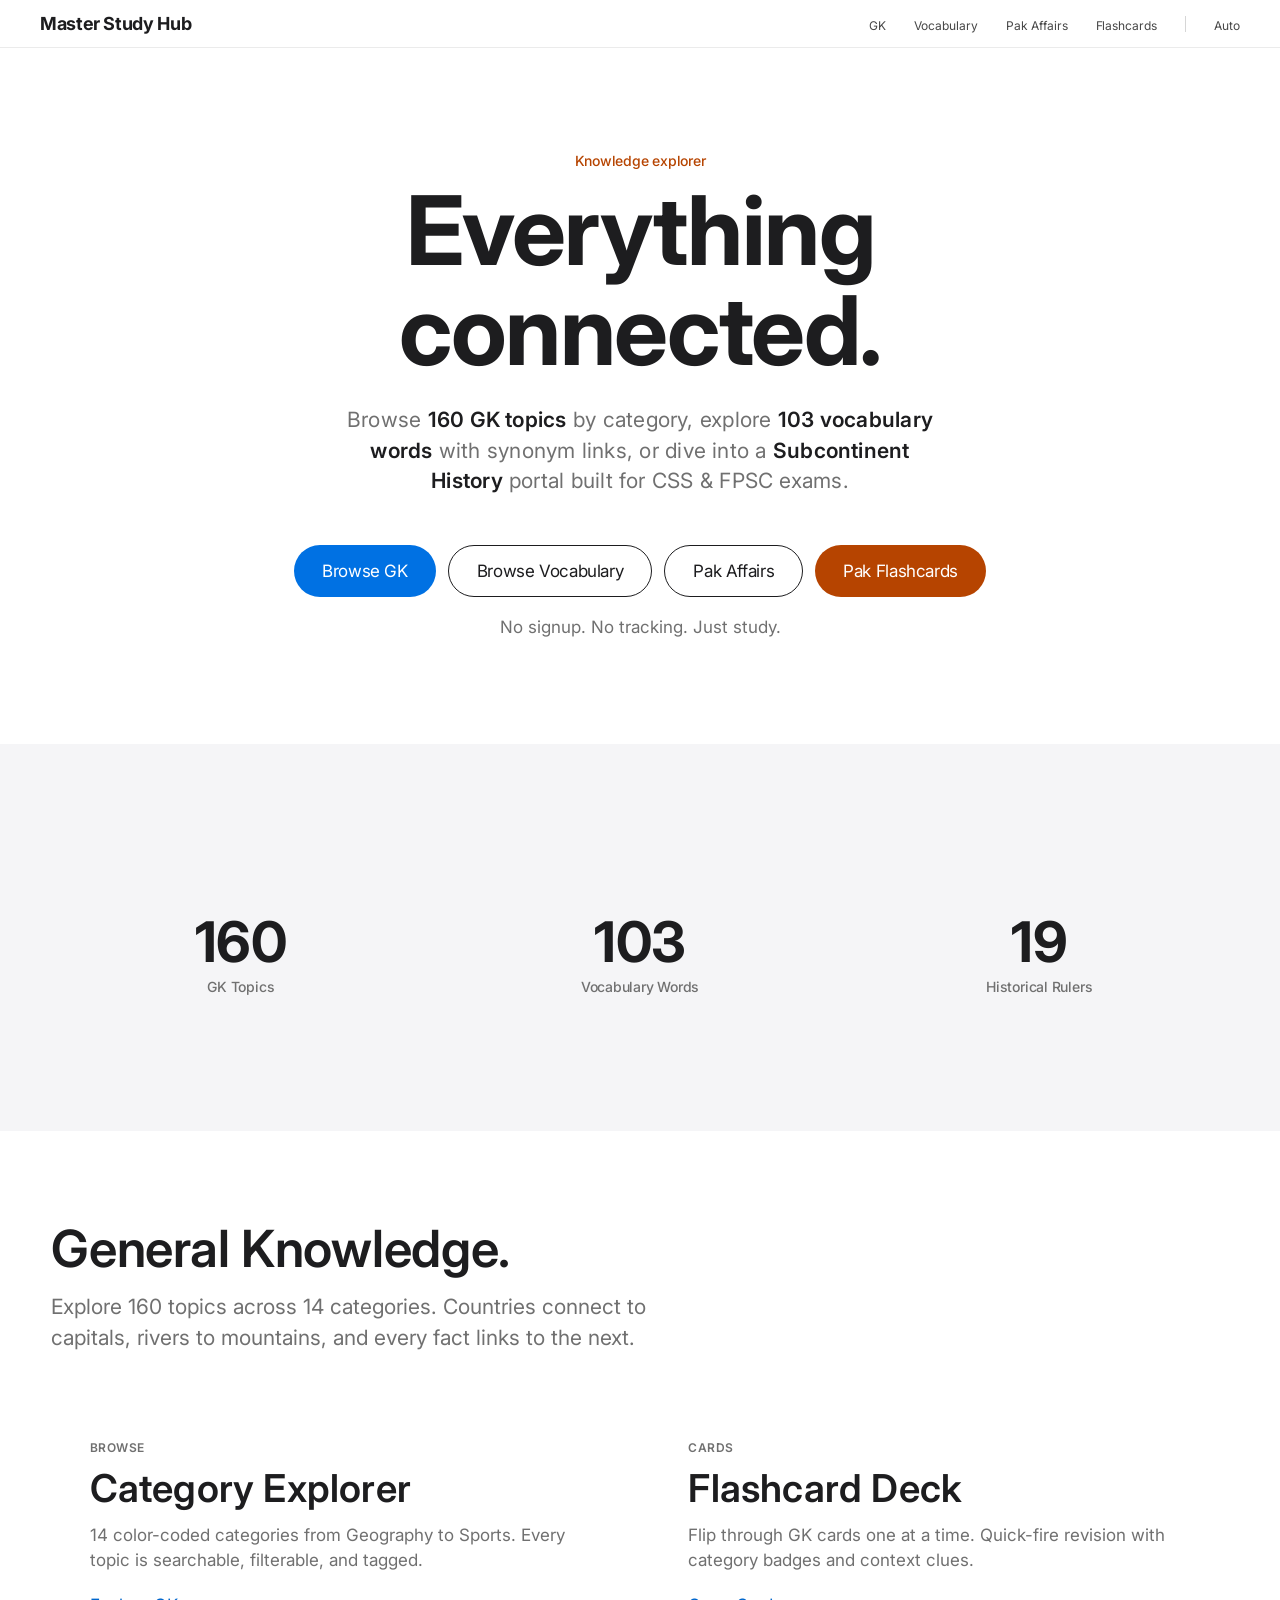
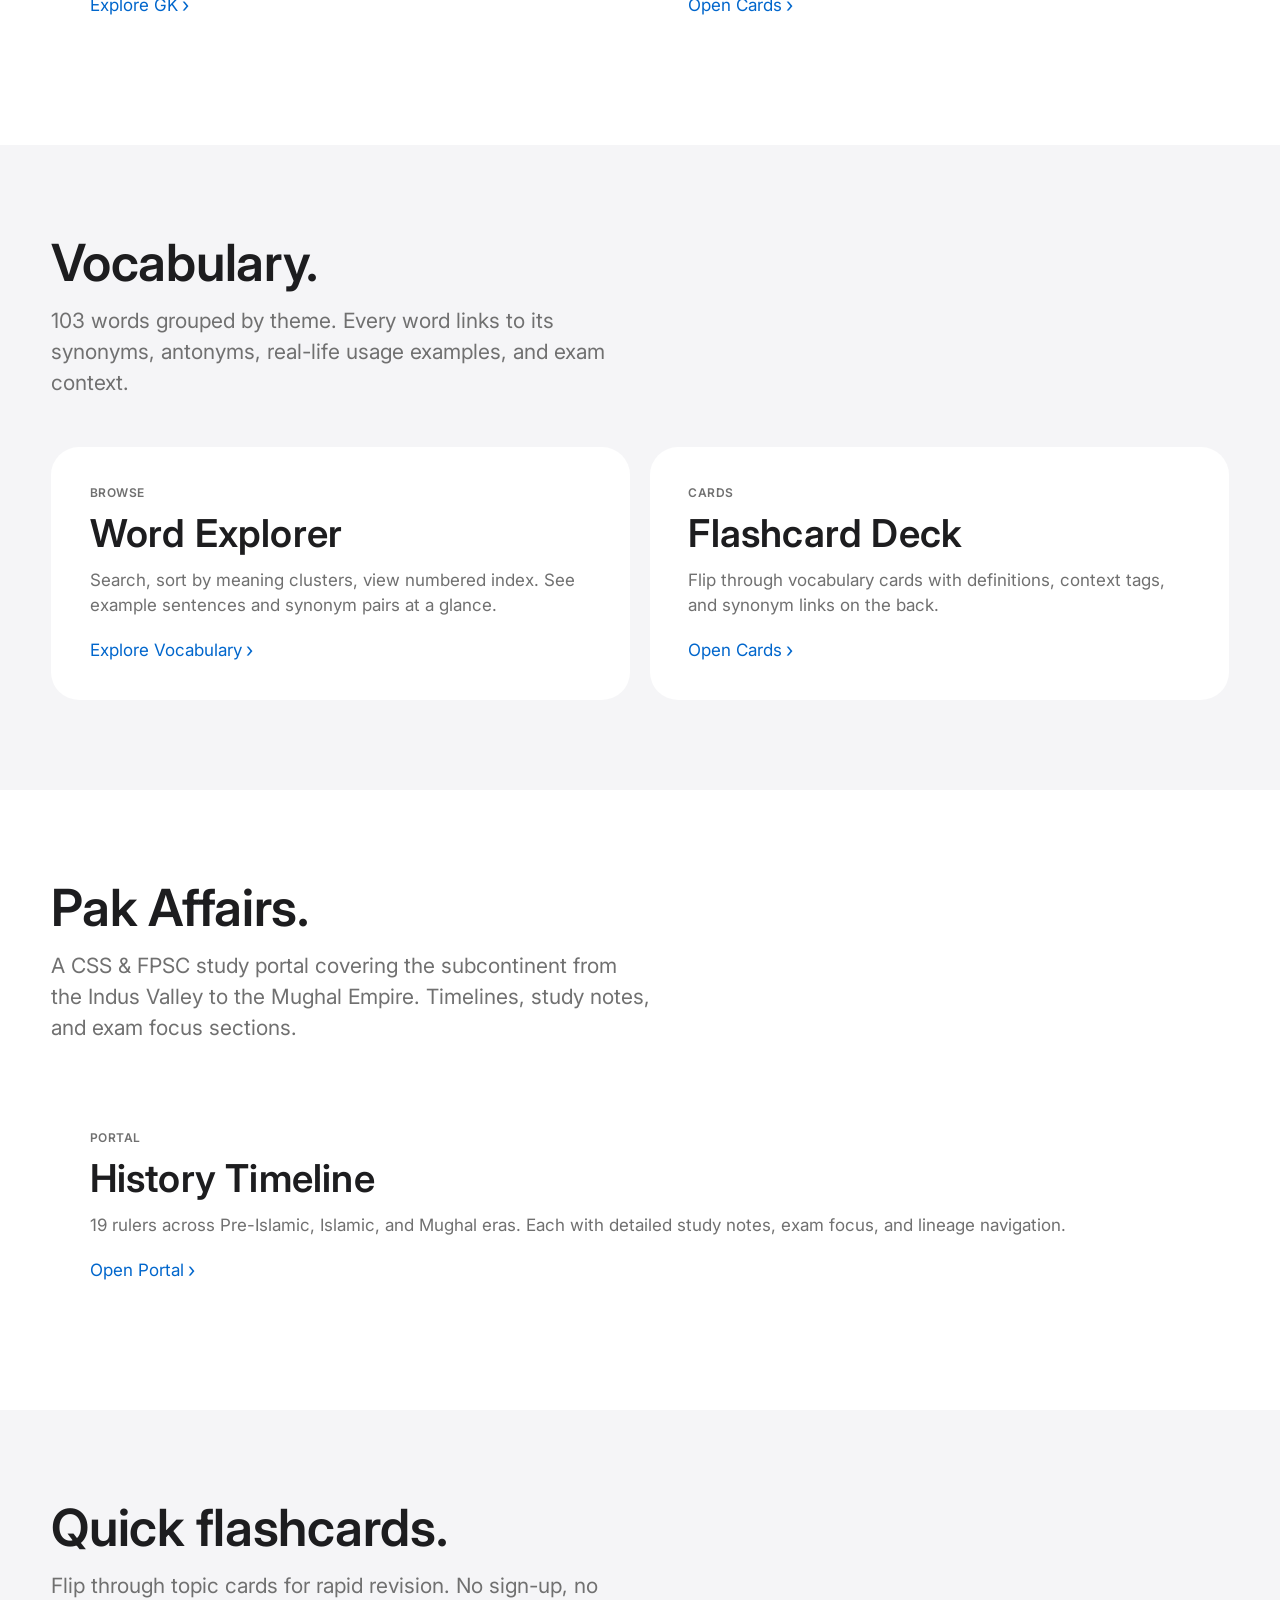
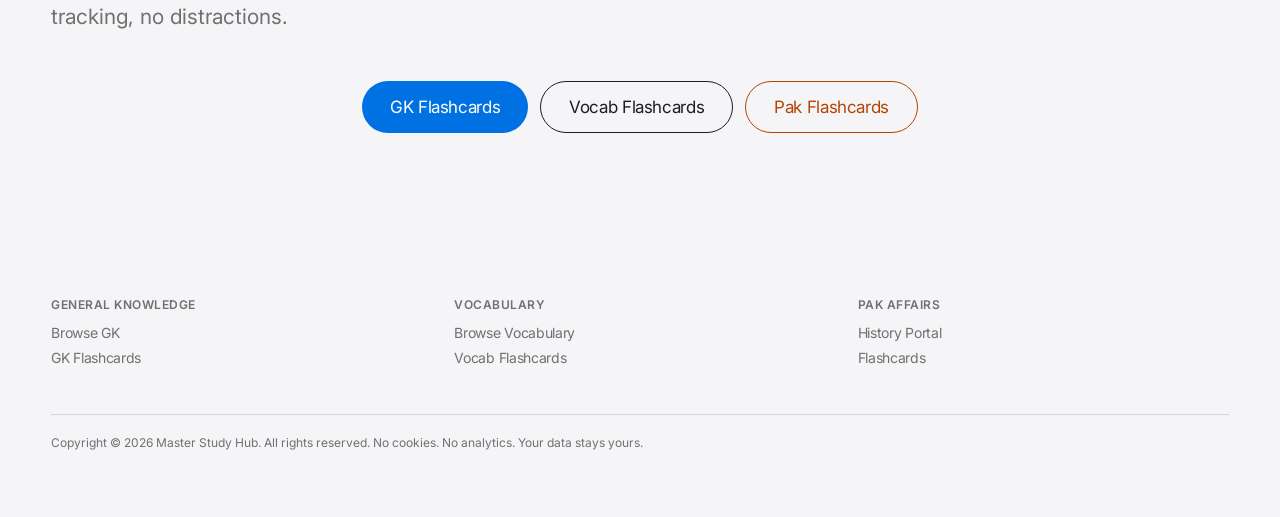
<file: index.html>
<!DOCTYPE html>
<html lang="en">
<head>
    <meta charset="UTF-8">
    <meta name="viewport" content="width=device-width, initial-scale=1.0, viewport-fit=cover">
    <meta name="description" content="Master Study Hub - Browse 160 GK topics, 103 vocabulary words with flashcard decks and connection browsers, and a Subcontinent History FPSC study portal.">
    <meta name="theme-color" content="#1d1d1f">
    <title>Master Study Hub</title>

    <link rel="preconnect" href="https://fonts.googleapis.com">
    <link rel="preconnect" href="https://fonts.gstatic.com" crossorigin>
    <link href="https://fonts.googleapis.com/css2?family=Inter:wght@400;500;600;700&display=swap" rel="stylesheet">

    <style>
        :root {
            --color-primary-ink: #1d1d1f;
            --color-mid-gray: #707070;
            --color-deep-gray: #474747;
            --color-hairline: #d6d6d6;
            --color-canvas: #f5f5f7;
            --color-paper: #ffffff;
            --color-cool-wash: #e8e8ed;
            --color-electric-blue: #0071e3;
            --color-link-blue: #0066cc;
            --color-ember: #b64400;

            --font-main: 'Inter', ui-sans-serif, system-ui, -apple-system, BlinkMacSystemFont, 'Segoe UI', Roboto, sans-serif;

            --radius-cards: 28px;
            --radius-buttons: 980px;
            --radius-links: 10px;
        }

        *, *::before, *::after { box-sizing: border-box; }

        html, body {
            margin: 0;
            padding: 0;
            background-color: var(--color-paper);
            color: var(--color-primary-ink);
            font-family: var(--font-main);
            -webkit-font-smoothing: antialiased;
            -webkit-text-size-adjust: 100%;
            scroll-behavior: smooth;
        }

        body { overflow-x: hidden; }

        a { color: var(--color-link-blue); text-decoration: none; }
        a:hover { text-decoration: underline; }

        /* ── Global Nav ── */
        .global-nav {
            position: sticky;
            top: 0;
            z-index: 100;
            height: 48px;
            display: flex;
            align-items: center;
            justify-content: space-between;
            padding: 0 clamp(20px, 4vw, 40px);
            background: rgba(255, 255, 255, 0.82);
            backdrop-filter: saturate(180%) blur(20px);
            -webkit-backdrop-filter: saturate(180%) blur(20px);
            border-bottom: 1px solid rgba(0, 0, 0, 0.08);
        }

        .nav-brand {
            font-size: 18px;
            font-weight: 700;
            color: var(--color-primary-ink);
            letter-spacing: -0.02em;
        }

        .nav-links {
            display: flex;
            gap: 28px;
            list-style: none;
            margin: 0;
            padding: 0;
        }

        .nav-links a {
            font-size: 12px;
            font-weight: 400;
            color: var(--color-deep-gray);
            letter-spacing: -0.003em;
            text-decoration: none;
            transition: color 0.2s;
        }

        .nav-links a:hover {
            color: var(--color-primary-ink);
            text-decoration: none;
        }

        .nav-links .nav-divider {
            width: 1px;
            height: 16px;
            background: var(--color-hairline);
            align-self: center;
        }

        @media (max-width: 768px) {
            .nav-links { display: none; }
        }

        /* ── Hero Section ── */
        .hero {
            padding: clamp(60px, 10vh, 120px) clamp(20px, 4vw, 80px);
            text-align: center;
            background: var(--color-paper);
        }

        .hero-eyebrow {
            display: inline-block;
            font-size: 14px;
            font-weight: 500;
            color: var(--color-ember);
            letter-spacing: -0.224px;
            margin-bottom: 12px;
        }

        .hero-title {
            font-size: clamp(48px, 8vw, 96px);
            font-weight: 700;
            line-height: 1.04;
            letter-spacing: -1.44px;
            color: var(--color-primary-ink);
            margin: 0 0 24px;
        }

        .hero-subtitle {
            font-size: clamp(17px, 2.2vw, 21px);
            font-weight: 400;
            line-height: 1.47;
            color: var(--color-mid-gray);
            max-width: 600px;
            margin: 0 auto 48px;
            letter-spacing: 0.231px;
        }

        .hero-subtitle strong {
            color: var(--color-primary-ink);
            font-weight: 600;
        }

        /* ── CTA Buttons ── */
        .cta-group {
            display: flex;
            flex-wrap: wrap;
            justify-content: center;
            gap: 12px;
            margin-bottom: 20px;
        }

        .btn-pill {
            display: inline-flex;
            align-items: center;
            justify-content: center;
            gap: 8px;
            padding: 14px 28px;
            font-family: var(--font-main);
            font-size: 17px;
            font-weight: 400;
            border-radius: var(--radius-buttons);
            text-decoration: none;
            transition: background 0.2s, color 0.2s, border-color 0.2s;
            cursor: pointer;
            min-height: 52px;
            letter-spacing: -0.022em;
        }

        .btn-pill--primary {
            background: var(--color-electric-blue);
            color: var(--color-paper);
            border: none;
        }

        .btn-pill--primary:hover {
            background: #0077ed;
            text-decoration: none;
        }

        .btn-pill--ghost {
            background: transparent;
            color: var(--color-primary-ink);
            border: 1px solid var(--color-primary-ink);
        }

        .btn-pill--ghost:hover {
            background: var(--color-primary-ink);
            color: var(--color-paper);
            text-decoration: none;
        }

        .hero-pricing {
            font-size: 17px;
            color: var(--color-mid-gray);
            margin-top: 12px;
        }

        /* ── Feature Section (alternating canvas) ── */
        .section {
            padding: clamp(60px, 10vh, 120px) clamp(20px, 4vw, 80px);
        }

        .section--canvas {
            background: var(--color-canvas);
        }

        .section-inner {
            max-width: 1200px;
            margin: 0 auto;
        }

        .section-heading {
            font-size: clamp(32px, 4vw, 56px);
            font-weight: 600;
            line-height: 1.07;
            letter-spacing: -0.28px;
            color: var(--color-primary-ink);
            margin: 0 0 16px;
        }

        .section-body {
            font-size: clamp(17px, 2vw, 21px);
            font-weight: 400;
            line-height: 1.47;
            color: var(--color-mid-gray);
            max-width: 600px;
            margin: 0 0 48px;
        }

        /* ── Feature Cards ── */
        .feature-grid {
            display: grid;
            grid-template-columns: repeat(auto-fit, minmax(320px, 1fr));
            gap: 20px;
        }

        .feature-card {
            background: var(--color-paper);
            border-radius: var(--radius-cards);
            padding: clamp(28px, 3vw, 40px);
            display: flex;
            flex-direction: column;
            gap: 12px;
        }

        .feature-card--canvas {
            background: var(--color-paper);
        }

        .feature-card-eyebrow {
            font-size: 12px;
            font-weight: 600;
            color: var(--color-mid-gray);
            text-transform: uppercase;
            letter-spacing: 0.5px;
        }

        .feature-card-title {
            font-size: clamp(28px, 3vw, 40px);
            font-weight: 600;
            line-height: 1.14;
            letter-spacing: 0.196px;
            color: var(--color-primary-ink);
            margin: 0;
        }

        .feature-card-desc {
            font-size: 17px;
            font-weight: 400;
            line-height: 1.47;
            color: var(--color-mid-gray);
            margin: 0;
        }

        .feature-card-link {
            display: inline-flex;
            align-items: center;
            gap: 4px;
            font-size: 17px;
            font-weight: 400;
            color: var(--color-link-blue);
            margin-top: 8px;
            text-decoration: none;
        }

        .feature-card-link:hover {
            text-decoration: underline;
        }

        .feature-card-link .arrow {
            font-size: 20px;
            transition: transform 0.2s;
        }

        .feature-card-link:hover .arrow {
            transform: translateX(3px);
        }

        /* ── Stats Band ── */
        .stats-band {
            display: grid;
            grid-template-columns: repeat(3, 1fr);
            gap: 20px;
            margin-top: 48px;
        }

        .stat-card {
            text-align: center;
            padding: 32px 20px;
        }

        .stat-value {
            font-size: clamp(40px, 5vw, 56px);
            font-weight: 700;
            line-height: 1;
            letter-spacing: -0.28px;
            color: var(--color-primary-ink);
            margin: 0;
        }

        .stat-label {
            font-size: 14px;
            font-weight: 500;
            color: var(--color-mid-gray);
            margin-top: 8px;
            letter-spacing: -0.224px;
        }

        @media (max-width: 640px) {
            .stats-band { grid-template-columns: 1fr; gap: 32px; }
        }

        /* ── Footer ── */
        .site-footer {
            background: var(--color-canvas);
            padding: clamp(40px, 6vh, 80px) clamp(20px, 4vw, 80px);
        }

        .footer-inner {
            max-width: 1200px;
            margin: 0 auto;
        }

        .footer-grid {
            display: grid;
            grid-template-columns: repeat(auto-fit, minmax(160px, 1fr));
            gap: 32px;
            margin-bottom: 40px;
        }

        .footer-col-title {
            font-size: 12px;
            font-weight: 600;
            color: var(--color-mid-gray);
            text-transform: uppercase;
            letter-spacing: 0.5px;
            margin: 0 0 12px;
        }

        .footer-col a {
            display: block;
            font-size: 14px;
            font-weight: 400;
            color: var(--color-mid-gray);
            text-decoration: none;
            margin-bottom: 8px;
            letter-spacing: -0.022em;
        }

        .footer-col a:hover {
            color: var(--color-primary-ink);
            text-decoration: none;
        }

        .footer-legal {
            border-top: 1px solid var(--color-hairline);
            padding-top: 20px;
            font-size: 12px;
            color: var(--color-mid-gray);
            line-height: 1.33;
        }

        .footer-legal a {
            color: var(--color-link-blue);
        }

        /* ── Responsive ── */
        @media (max-width: 640px) {
            .cta-group { flex-direction: column; align-items: stretch; }
            .btn-pill { width: 100%; }
            .feature-grid { grid-template-columns: 1fr; }
        }

        /* ── Dark Mode ── */
        [data-theme="dark"] {
            --color-primary-ink: #f8fafc;
            --color-mid-gray: #94a3b8;
            --color-deep-gray: #cbd5e1;
            --color-hairline: #334155;
            --color-canvas: #0f172a;
            --color-paper: #1e293b;
            --color-cool-wash: #1e293b;
        }

        [data-theme="dark"] .global-nav {
            background: rgba(15, 23, 42, 0.82);
            border-bottom-color: rgba(51, 65, 85, 0.5);
        }

        [data-theme="dark"] .btn-pill--ghost {
            border-color: var(--color-mid-gray);
        }

        [data-theme="dark"] .btn-pill--ghost:hover {
            background: var(--color-primary-ink);
            color: var(--color-canvas);
        }

        [data-theme="dark"] .feature-card {
            background: var(--color-paper);
        }
    </style>
</head>
<body data-theme="light">

    <!-- ── Global Nav ── -->
    <nav class="global-nav" role="navigation" aria-label="Global">
        <a href="./index.html" class="nav-brand" style="text-decoration:none;">Master Study Hub</a>
        <ul class="nav-links">
            <li><a href="./gk-browse.html">GK</a></li>
            <li><a href="./vocab-browse.html">Vocabulary</a></li>
            <li><a href="./pak-affairs.html">Pak Affairs</a></li>
            <li><a href="./pak-flashcards.html">Flashcards</a></li>
            <li class="nav-divider" aria-hidden="true"></li>
            <li><a href="#" id="theme-toggle" role="button" aria-label="Toggle dark mode">Auto</a></li>
        </ul>
    </nav>

    <main>
        <!-- ── Hero ── -->
        <section class="hero" aria-labelledby="hero-title">
            <p class="hero-eyebrow">Knowledge explorer</p>
            <h1 id="hero-title" class="hero-title">
                Everything<br>connected.
            </h1>
            <p class="hero-subtitle">
                Browse <strong>160 GK topics</strong> by category, explore <strong>103 vocabulary words</strong> with synonym links, or dive into a <strong>Subcontinent History</strong> portal built for CSS &amp; FPSC exams.
            </p>
            <div class="cta-group">
                <a class="btn-pill btn-pill--primary" href="./gk-browse.html">Browse GK</a>
                <a class="btn-pill btn-pill--ghost" href="./vocab-browse.html">Browse Vocabulary</a>
                <a class="btn-pill btn-pill--ghost" href="./pak-affairs.html">Pak Affairs</a>
                <a class="btn-pill btn-pill--primary" href="./pak-flashcards.html" style="background:#b64400;">Pak Flashcards</a>
            </div>
            <p class="hero-pricing">No signup. No tracking. Just study.</p>
        </section>

        <!-- ── Stats Band ── -->
        <section class="section section--canvas" aria-label="Stats">
            <div class="section-inner">
                <div class="stats-band">
                    <div class="stat-card">
                        <p class="stat-value">160</p>
                        <p class="stat-label">GK Topics</p>
                    </div>
                    <div class="stat-card">
                        <p class="stat-value">103</p>
                        <p class="stat-label">Vocabulary Words</p>
                    </div>
                    <div class="stat-card">
                        <p class="stat-value">19</p>
                        <p class="stat-label">Historical Rulers</p>
                    </div>
                </div>
            </div>
        </section>

        <!-- ── Feature Showcase: GK ── -->
        <section class="section" aria-labelledby="gk-heading">
            <div class="section-inner">
                <h2 id="gk-heading" class="section-heading">General Knowledge.</h2>
                <p class="section-body">
                    Explore 160 topics across 14 categories. Countries connect to capitals, rivers to mountains, and every fact links to the next.
                </p>
                <div class="feature-grid">
                    <div class="feature-card">
                        <span class="feature-card-eyebrow">Browse</span>
                        <h3 class="feature-card-title">Category Explorer</h3>
                        <p class="feature-card-desc">14 color-coded categories from Geography to Sports. Every topic is searchable, filterable, and tagged.</p>
                        <a class="feature-card-link" href="./gk-browse.html">Explore GK <span class="arrow">&rsaquo;</span></a>
                    </div>
                    <div class="feature-card">
                        <span class="feature-card-eyebrow">Cards</span>
                        <h3 class="feature-card-title">Flashcard Deck</h3>
                        <p class="feature-card-desc">Flip through GK cards one at a time. Quick-fire revision with category badges and context clues.</p>
                        <a class="feature-card-link" href="./gk.html">Open Cards <span class="arrow">&rsaquo;</span></a>
                    </div>
                </div>
            </div>
        </section>

        <!-- ── Feature Showcase: Vocabulary ── -->
        <section class="section section--canvas" aria-labelledby="vocab-heading">
            <div class="section-inner">
                <h2 id="vocab-heading" class="section-heading">Vocabulary.</h2>
                <p class="section-body">
                    103 words grouped by theme. Every word links to its synonyms, antonyms, real-life usage examples, and exam context.
                </p>
                <div class="feature-grid">
                    <div class="feature-card feature-card--canvas">
                        <span class="feature-card-eyebrow">Browse</span>
                        <h3 class="feature-card-title">Word Explorer</h3>
                        <p class="feature-card-desc">Search, sort by meaning clusters, view numbered index. See example sentences and synonym pairs at a glance.</p>
                        <a class="feature-card-link" href="./vocab-browse.html">Explore Vocabulary <span class="arrow">&rsaquo;</span></a>
                    </div>
                    <div class="feature-card feature-card--canvas">
                        <span class="feature-card-eyebrow">Cards</span>
                        <h3 class="feature-card-title">Flashcard Deck</h3>
                        <p class="feature-card-desc">Flip through vocabulary cards with definitions, context tags, and synonym links on the back.</p>
                        <a class="feature-card-link" href="./vocab.html">Open Cards <span class="arrow">&rsaquo;</span></a>
                    </div>
                </div>
            </div>
        </section>

        <!-- ── Feature Showcase: Pak Affairs ── -->
        <section class="section" aria-labelledby="pak-heading">
            <div class="section-inner">
                <h2 id="pak-heading" class="section-heading">Pak Affairs.</h2>
                <p class="section-body">
                    A CSS &amp; FPSC study portal covering the subcontinent from the Indus Valley to the Mughal Empire. Timelines, study notes, and exam focus sections.
                </p>
                <div class="feature-grid">
                    <div class="feature-card">
                        <span class="feature-card-eyebrow">Portal</span>
                        <h3 class="feature-card-title">History Timeline</h3>
                        <p class="feature-card-desc">19 rulers across Pre-Islamic, Islamic, and Mughal eras. Each with detailed study notes, exam focus, and lineage navigation.</p>
                        <a class="feature-card-link" href="./pak-affairs.html">Open Portal <span class="arrow">&rsaquo;</span></a>
                    </div>
                </div>
            </div>
        </section>

        <!-- ── Flashcard Access ── -->
        <section class="section section--canvas" aria-labelledby="cards-heading">
            <div class="section-inner">
                <h2 id="cards-heading" class="section-heading">Quick flashcards.</h2>
                <p class="section-body">
                    Flip through topic cards for rapid revision. No sign-up, no tracking, no distractions.
                </p>
                <div class="cta-group">
                    <a class="btn-pill btn-pill--primary" href="./gk.html">GK Flashcards</a>
                    <a class="btn-pill btn-pill--ghost" href="./vocab.html">Vocab Flashcards</a>
                    <a class="btn-pill btn-pill--ghost" href="./pak-flashcards.html" style="border-color:#b64400;color:#b64400;">Pak Flashcards</a>
                </div>
            </div>
        </section>
    </main>

    <!-- ── Footer ── -->
    <footer class="site-footer" role="contentinfo">
        <div class="footer-inner">
            <div class="footer-grid">
                <div class="footer-col">
                    <h4 class="footer-col-title">General Knowledge</h4>
                    <a href="./gk-browse.html">Browse GK</a>
                    <a href="./gk.html">GK Flashcards</a>
                </div>
                <div class="footer-col">
                    <h4 class="footer-col-title">Vocabulary</h4>
                    <a href="./vocab-browse.html">Browse Vocabulary</a>
                    <a href="./vocab.html">Vocab Flashcards</a>
                </div>
                <div class="footer-col">
                    <h4 class="footer-col-title">Pak Affairs</h4>
                    <a href="./pak-affairs.html">History Portal</a>
                    <a href="./pak-flashcards.html">Flashcards</a>
                </div>
            </div>
            <p class="footer-legal">
                Copyright &copy; 2026 Master Study Hub. All rights reserved.
                No cookies. No analytics. Your data stays yours.
            </p>
        </div>
    </footer>

    <script>
        // Theme toggle
        const toggle = document.getElementById('theme-toggle');
        const body = document.body;
        const stored = localStorage.getItem('theme');
        if (stored) {
            body.setAttribute('data-theme', stored);
            toggle.textContent = stored === 'dark' ? 'Light' : 'Dark';
        }

        toggle.addEventListener('click', function(e) {
            e.preventDefault();
            const current = body.getAttribute('data-theme');
            const next = current === 'dark' ? 'light' : 'dark';
            body.setAttribute('data-theme', next);
            localStorage.setItem('theme', next);
            toggle.textContent = next === 'dark' ? 'Light' : 'Dark';
        });
    </script>
</body>
</html>
</file>
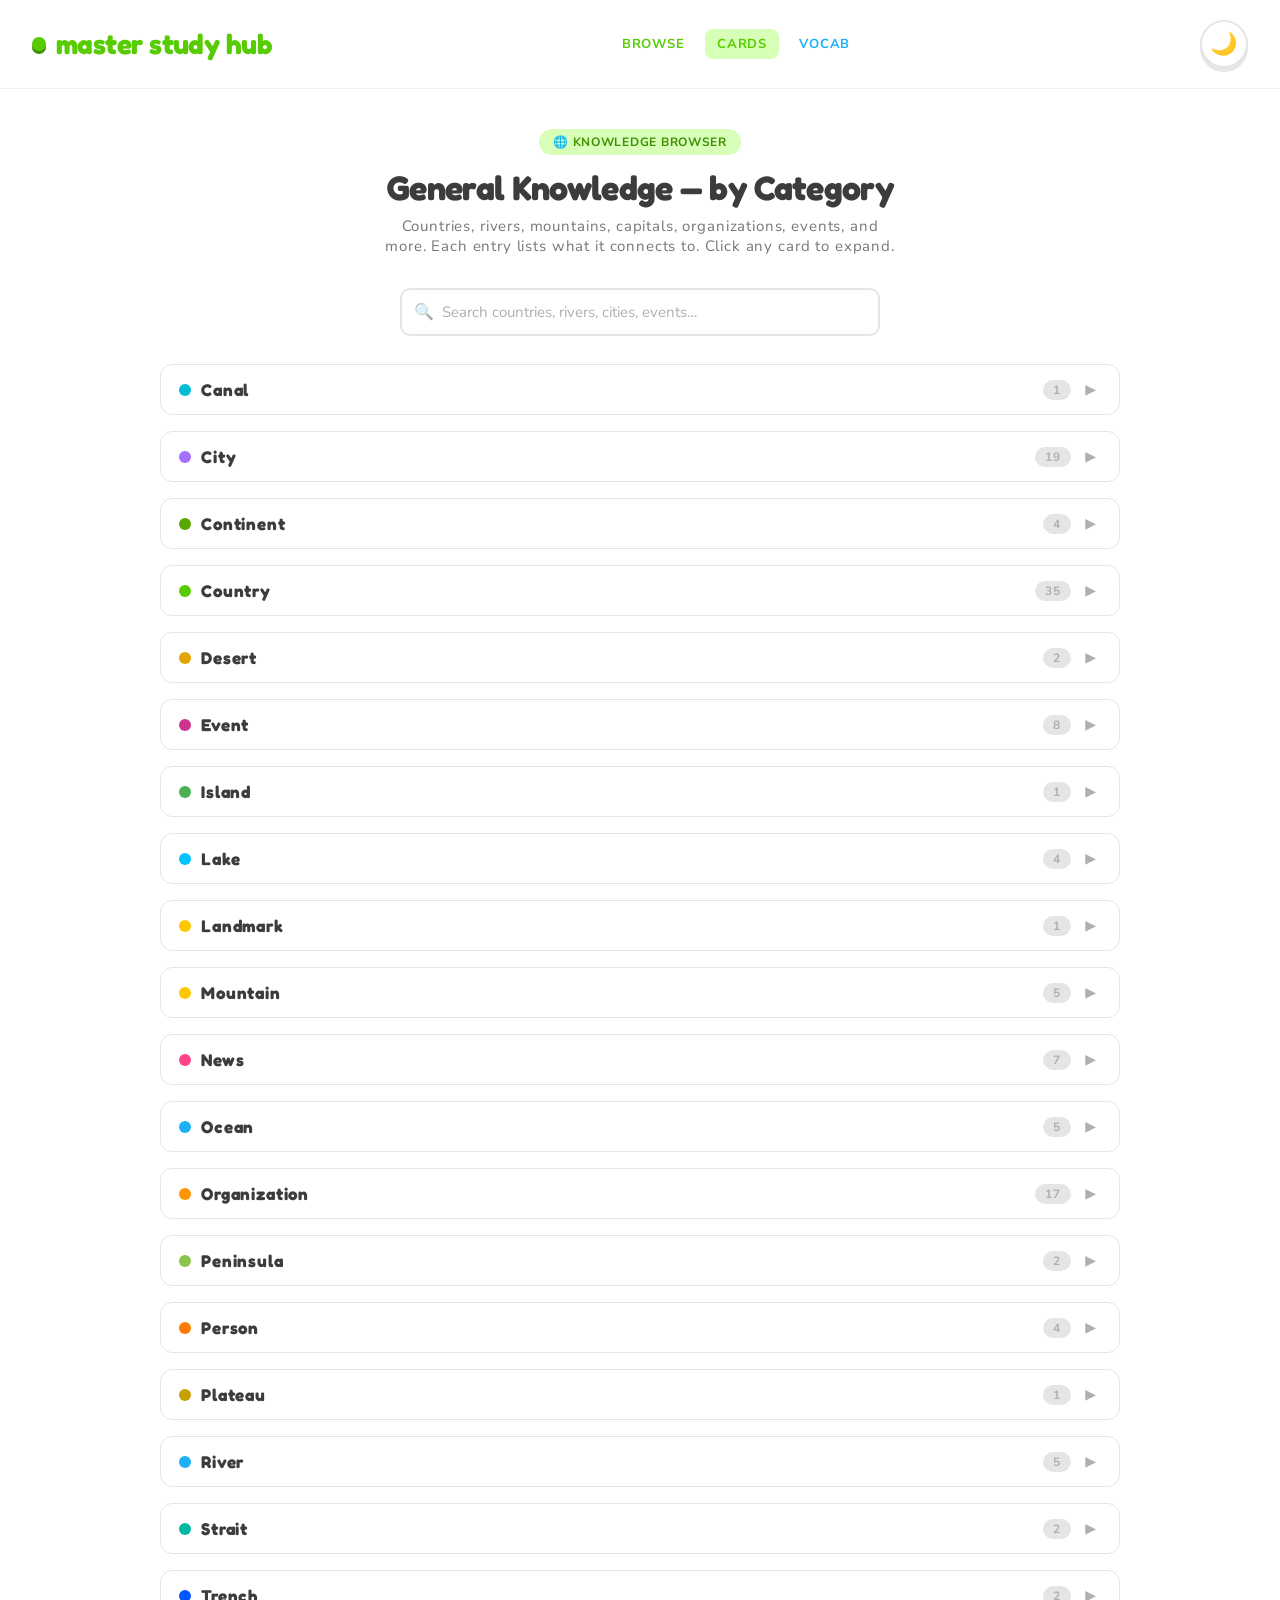
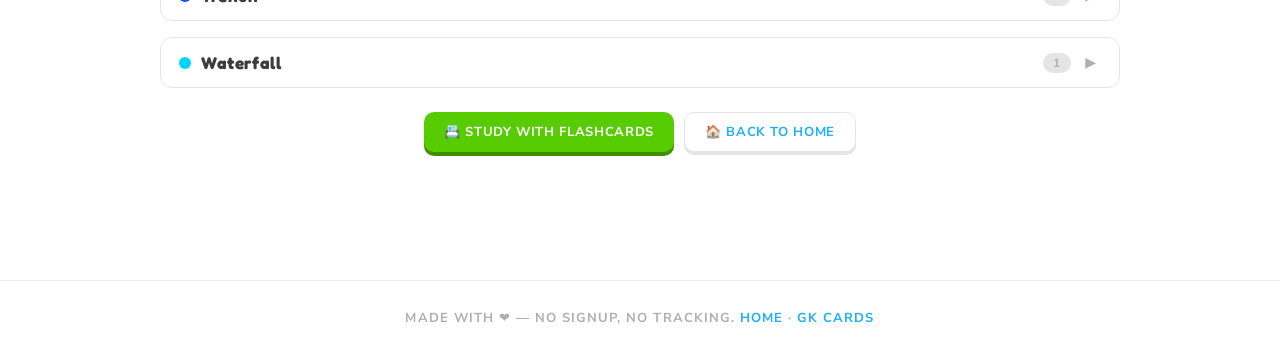
<file: gk-browse.html>
<!DOCTYPE html>
<html lang="en">
<head>
    <meta charset="UTF-8">
    <meta name="viewport" content="width=device-width, initial-scale=1.0, viewport-fit=cover">
    <meta name="description" content="Browse 160 GK topics by category — countries, rivers, capitals, organizations, events with connections shown as readable lists.">
    <meta name="theme-color" content="#58cc02">
    <title>GK Knowledge Browser — Master Study Hub</title>
    <link rel="preconnect" href="https://fonts.googleapis.com">
    <link rel="preconnect" href="https://fonts.gstatic.com" crossorigin>
    <link href="https://fonts.googleapis.com/css2?family=Fredoka:wght@700&family=Nunito+Sans:wght@400;600;700;800&display=swap" rel="stylesheet">
    <link rel="stylesheet" href="./landing.css">
    <style>
        .browse-section { width: 100%; padding: 40px 24px 64px; background: var(--color-snow-white); }
        .browse-search { position: relative; max-width: 480px; margin: 0 auto 28px; }
        .browse-search-icon { position: absolute; left: 14px; top: 50%; transform: translateY(-50%); font-size: 16px; pointer-events: none; opacity: 0.5; }
        .browse-search-input { width: 100%; padding: 12px 14px 12px 40px; font-family: var(--font-din-round); font-size: 15px; font-weight: 600; color: var(--color-almost-black); background: var(--color-snow-white); border: 2px solid var(--color-cloud-gray); border-radius: 10px; outline: none; transition: border-color 0.15s ease, box-shadow 0.15s ease; box-sizing: border-box; }
        .browse-search-input:focus { border-color: var(--color-duo-green); box-shadow: 0 0 0 3px rgba(88,204,2,0.15); }
        .browse-search-input::placeholder { color: var(--color-silver); font-weight: 400; }
        .browse-search-clear { position: absolute; right: 10px; top: 50%; transform: translateY(-50%); width: 24px; height: 24px; border-radius: 50%; border: none; background: var(--color-cloud-gray); color: var(--color-graphite); font-size: 12px; cursor: pointer; display: none; align-items: center; justify-content: center; line-height: 1; padding: 0; }
        .browse-search-clear:hover { background: var(--color-silver); color: white; }
        .browse-search-count { text-align: center; font-size: 13px; font-weight: 600; color: var(--color-graphite); margin-bottom: 16px; display: none; }
        .browse-card.is-hidden { display: none; }
        .browse-item.is-highlighted { background: rgba(88,204,2,0.08); border-color: var(--color-duo-green); }
        .browse-item.is-muted { opacity: 0.3; }
        .browse-search-empty { text-align: center; padding: 40px 20px; display: none; }
        .browse-search-empty-icon { font-size: 40px; margin-bottom: 10px; }
        .browse-search-empty p { font-size: 15px; color: var(--color-graphite); margin: 0; }

        [data-theme="dark"] .browse-search-input { background: #1e293b; border-color: #334155; color: var(--text-main); }
        [data-theme="dark"] .browse-search-input:focus { border-color: var(--color-duo-green); }
        [data-theme="dark"] .browse-search-clear { background: #334155; color: var(--color-silver); }
        [data-theme="dark"] .browse-item.is-highlighted { background: rgba(88,204,2,0.12); border-color: var(--color-duo-green); }
        .browse-inner { max-width: 960px; margin: 0 auto; }
        .browse-head { text-align: center; margin-bottom: 32px; }
        .browse-head-badge { display: inline-flex; align-items: center; gap: 6px; padding: 5px 14px; border-radius: 999px; font-weight: 700; font-size: 12px; text-transform: uppercase; letter-spacing: 0.06em; margin-bottom: 12px; background: var(--color-duo-green-light); color: var(--shadow-primary-green); }
        .browse-head h2 { font-family: var(--font-feather); font-weight: 700; font-size: clamp(24px, 3vw, 34px); letter-spacing: -0.02em; color: var(--color-almost-black); margin: 0 0 8px; }
        .browse-head p { font-size: 15px; color: var(--color-graphite); max-width: 520px; margin: 0 auto; }
        .browse-grid { display: grid; gap: 16px; }
        .browse-card { border: 1.5px solid var(--color-cloud-gray); border-radius: 12px; overflow: hidden; background: var(--color-snow-white); }
        .browse-card-header { display: flex; align-items: center; gap: 10px; padding: 14px 18px; cursor: pointer; user-select: none; transition: background 0.15s ease; }
        .browse-card-header:hover { background: rgba(0,0,0,0.02); }
        .browse-card-dot { width: 12px; height: 12px; border-radius: 50%; flex-shrink: 0; }
        .browse-card-title { font-family: var(--font-feather); font-weight: 700; font-size: 17px; color: var(--color-almost-black); flex-grow: 1; }
        .browse-card-count { font-size: 12px; font-weight: 700; color: var(--color-silver); background: var(--color-cloud-gray); padding: 2px 10px; border-radius: 999px; }
        .browse-card-toggle { font-size: 14px; color: var(--color-silver); transition: transform 0.2s ease; width: 20px; text-align: center; }
        .browse-card.open .browse-card-toggle { transform: rotate(90deg); }
        .browse-card-body { display: none; padding: 4px 18px 18px; }
        .browse-card.open .browse-card-body { display: block; }
        .browse-item { padding: 10px 14px; border-radius: 8px; margin-bottom: 6px; border: 1px solid var(--color-cloud-gray); }
        .browse-item:last-child { margin-bottom: 0; }
        .browse-item-main { display: flex; align-items: center; gap: 8px; }
        .browse-item-emoji { font-size: 18px; flex-shrink: 0; }
        .browse-item-label { font-weight: 700; font-size: 15px; color: var(--color-almost-black); }
        .browse-item-desc { font-size: 13px; color: var(--color-graphite); line-height: 1.4; margin-top: 4px; padding-left: 30px; }
        .browse-item-conns { display: flex; flex-wrap: wrap; gap: 4px; margin-top: 6px; padding-left: 30px; }
        .browse-conn-pill { display: inline-flex; align-items: center; gap: 3px; font-size: 11px; font-weight: 700; color: var(--color-graphite); background: var(--color-cloud-gray); padding: 2px 8px; border-radius: 6px; }
        .browse-conn-pill::before { content: "→"; font-weight: 400; opacity: 0.6; }
        .browse-actions { display: flex; flex-wrap: wrap; justify-content: center; gap: 10px; margin-top: 24px; }
        .browse-btn { display: inline-flex; align-items: center; gap: 6px; padding: 10px 20px; font-family: var(--font-din-round); font-weight: 700; font-size: 13px; letter-spacing: 0.05em; text-transform: uppercase; border-radius: 10px; cursor: pointer; text-decoration: none; transition: transform 0.1s ease, box-shadow 0.1s ease; border: none; }
        .browse-btn:active { transform: translateY(3px); box-shadow: none !important; }
        .browse-btn--gk { background: var(--color-duo-green); color: white; box-shadow: 0 4px 0 var(--shadow-primary-green); }
        .browse-btn--gk:hover { background: #4db800; }
        .browse-btn--outline { background: var(--color-snow-white); color: var(--color-sky-blue); border: 1.5px solid var(--color-cloud-gray); box-shadow: 0 3px 0 var(--color-cloud-gray); }
        .browse-btn--outline:hover { border-color: var(--color-sky-blue); }

        [data-theme="dark"] .browse-card { background: #1e293b; border-color: #334155; }
        [data-theme="dark"] .browse-item { border-color: #334155; background: #0f172a; }
        [data-theme="dark"] .browse-conn-pill { background: #334155; color: var(--color-graphite); }
        [data-theme="dark"] .browse-card-count { background: #334155; color: var(--color-silver); }
        [data-theme="dark"] .browse-btn--outline { background: #1e293b; border-color: #334155; color: var(--color-sky-blue); }

        @media (max-width: 700px) { .browse-section { padding: 24px 16px 48px; } .browse-card-title { font-size: 15px; } }
        @media (max-width: 480px) { .browse-actions { flex-direction: column; align-items: stretch; } .browse-btn { justify-content: center; } }
    </style>
</head>
<body data-theme="light">
    <div class="page-backdrop" aria-hidden="true"></div>
    <header class="topbar" role="banner">
        <a href="./index.html" class="brand" aria-label="Master Study Hub — home">
            <span class="brand-dot" aria-hidden="true"></span>
            <span>master study hub</span>
        </a>
        <nav style="display:flex;gap:8px;">
            <a href="./gk-browse.html" style="font-size:13px;font-weight:700;text-transform:uppercase;color:var(--color-duo-green);padding:6px 12px;border-radius:8px;text-decoration:none;">Browse</a>
            <a href="./gk.html" style="font-size:13px;font-weight:700;text-transform:uppercase;color:var(--color-duo-green);padding:6px 12px;border-radius:8px;text-decoration:none;background:var(--color-duo-green-light);">Cards</a>
            <a href="./vocab-browse.html" style="font-size:13px;font-weight:700;text-transform:uppercase;color:var(--color-sky-blue);padding:6px 12px;border-radius:8px;text-decoration:none;">Vocab</a>
        </nav>
        <button id="theme-toggle" class="theme-toggle" type="button" aria-label="Switch theme" title="Switch theme">🌙</button>
    </header>
    <main>
        <section class="browse-section">
            <div class="browse-inner">
                <div class="browse-head">
                    <span class="browse-head-badge">🌐 Knowledge Browser</span>
                    <h2>General Knowledge — by Category</h2>
                    <p>Countries, rivers, mountains, capitals, organizations, events, and more. Each entry lists what it connects to. Click any card to expand.</p>
                </div>
                <div class="browse-search">
                    <span class="browse-search-icon">🔍</span>
                    <input type="text" class="browse-search-input" id="gkSearch" placeholder="Search countries, rivers, cities, events…" autocomplete="off" spellcheck="false">
                    <button class="browse-search-clear" id="gkSearchClear" aria-label="Clear search">✕</button>
                </div>
                <div class="browse-search-count" id="gkSearchCount"></div>
                <div class="browse-search-empty" id="gkSearchEmpty">
                    <div class="browse-search-empty-icon">🔍</div>
                    <p>No results found. Try a different search term.</p>
                </div>
                <div class="browse-grid" id="gkGrid"></div>
                <div class="browse-actions">
                    <a class="browse-btn browse-btn--gk" href="./gk.html">📇 Study with flashcards</a>
                    <a class="browse-btn browse-btn--outline" href="./index.html">🏠 Back to Home</a>
                </div>
            </div>
        </section>
    </main>
    <footer class="landing-footer" role="contentinfo">
        Made with <span aria-hidden="true">❤️</span> — no signup, no tracking.
        <a href="./index.html">Home</a> · <a href="./gk.html">GK Cards</a>
    </footer>
    <script src="./landing.js"></script>
    <script src="./gk-graph-data.js"></script>
    <script>
      (function () {
        'use strict';
        var data = gkGraphData, grid = document.getElementById('gkGrid');
        if (!grid) return;
        var nodeMap = {}, adj = {}, cats = {}, allItems = [];
        data.nodes.forEach(function (n) { nodeMap[n.id] = n; if (!cats[n.category]) cats[n.category] = []; cats[n.category].push(n); });
        data.edges.forEach(function (e) {
          if (!adj[e.source]) adj[e.source] = []; if (!adj[e.target]) adj[e.target] = [];
          if (adj[e.source].indexOf(e.target) === -1) adj[e.source].push(e.target);
          if (adj[e.target].indexOf(e.source) === -1) adj[e.target].push(e.source);
        });
        Object.keys(cats).sort().forEach(function (cat) {
          var items = cats[cat], color = items[0].color || '#58cc02';
          var card = document.createElement('div'); card.className = 'browse-card';
          var hdr = document.createElement('div'); hdr.className = 'browse-card-header';
          hdr.innerHTML = '<span class="browse-card-dot" style="background:' + color + '"></span><span class="browse-card-title">' + cat.charAt(0).toUpperCase() + cat.slice(1) + '</span><span class="browse-card-count">' + items.length + '</span><span class="browse-card-toggle">▶</span>';
          hdr.addEventListener('click', function () { card.classList.toggle('open'); });
          card.appendChild(hdr);
          var body = document.createElement('div'); body.className = 'browse-card-body';
          items.forEach(function (node) {
            var item = document.createElement('div'); item.className = 'browse-item';
            var conns = adj[node.id] || [], labels = [];
            conns.forEach(function (cid) { var cn = nodeMap[cid]; if (cn) labels.push(cn.label); });
            var html = '<div class="browse-item-main">' + (node.emoji ? '<span class="browse-item-emoji">' + node.emoji + '</span>' : '') + '<span class="browse-item-label">' + node.label + '</span></div>';
            if (node.description) html += '<div class="browse-item-desc">' + node.description + '</div>';
            if (labels.length > 0) {
              html += '<div class="browse-item-conns">';
              var seen = {}; labels.slice(0, 8).forEach(function (l) { if (!seen[l]) { seen[l] = true; html += '<span class="browse-conn-pill">' + l + '</span>'; } });
              if (labels.length > 8) html += '<span class="browse-conn-pill" style="background:transparent;color:var(--color-silver);">+' + (labels.length - 8) + ' more</span>';
              html += '</div>';
            }
            item.innerHTML = html; body.appendChild(item);
            allItems.push({ el: item, card: card, text: (node.label + ' ' + (node.description || '') + ' ' + labels.join(' ')).toLowerCase() });
          });
          card.appendChild(body); grid.appendChild(card);
        });

        /* ── Search ── */
        var searchInput = document.getElementById('gkSearch');
        var searchClear = document.getElementById('gkSearchClear');
        var searchCount = document.getElementById('gkSearchCount');
        var searchEmpty = document.getElementById('gkSearchEmpty');
        var cardOrder = [].slice.call(grid.querySelectorAll('.browse-card')); // preserve original order for reset
        function doSearch() {
          var q = searchInput.value.trim().toLowerCase();
          searchClear.style.display = q ? 'flex' : 'none';
          if (!q) {
            searchCount.style.display = 'none';
            searchEmpty.style.display = 'none';
            // Restore original order and reset all classes
            cardOrder.forEach(function (c) { grid.appendChild(c); });
            allItems.forEach(function (x) {
              x.card.classList.remove('is-hidden');
              x.el.classList.remove('is-highlighted', 'is-muted');
              x.card.classList.remove('open');
            });
            return;
          }
          var anyMatch = false;
          var matchCount = 0;
          // Pass 1: highlight matching items, mute non-matching
          allItems.forEach(function (x) {
            var match = x.text.indexOf(q) !== -1;
            if (match) { anyMatch = true; matchCount++; x.el.classList.add('is-highlighted'); x.el.classList.remove('is-muted'); }
            else { x.el.classList.add('is-muted'); x.el.classList.remove('is-highlighted'); }
          });
          // Pass 2: separate cards into matched / unmatched, reorder DOM so matched come first
          var matchedCards = [], unmatchedCards = [];
          cardOrder.forEach(function (card) {
            var hasMatch = false;
            allItems.forEach(function (x) { if (x.card === card && x.text.indexOf(q) !== -1) hasMatch = true; });
            if (hasMatch) matchedCards.push(card); else unmatchedCards.push(card);
          });
          matchedCards.forEach(function (c) { grid.appendChild(c); c.classList.remove('is-hidden'); c.classList.add('open'); });
          unmatchedCards.forEach(function (c) { grid.appendChild(c); c.classList.add('is-hidden'); c.classList.remove('open'); });
          // Pass 3: within each matched card, reorder items so matching items come first
          matchedCards.forEach(function (card) {
            var body = card.querySelector('.browse-card-body');
            if (!body) return;
            var items = [].slice.call(body.querySelectorAll('.browse-item'));
            var matched = [], unmatched = [];
            items.forEach(function (el) {
              if (el.classList.contains('is-highlighted')) matched.push(el); else unmatched.push(el);
            });
            matched.forEach(function (el) { body.appendChild(el); });
            unmatched.forEach(function (el) { body.appendChild(el); });
          });
          searchCount.style.display = 'block';
          searchCount.textContent = matchCount + ' result' + (matchCount !== 1 ? 's' : '') + ' for "' + searchInput.value.trim() + '"';
          searchEmpty.style.display = anyMatch ? 'none' : 'block';
        }
        searchInput.addEventListener('input', doSearch);
        searchClear.addEventListener('click', function () { searchInput.value = ''; searchInput.focus(); doSearch(); });
      })();
    </script>
</body>
</html>
</file>
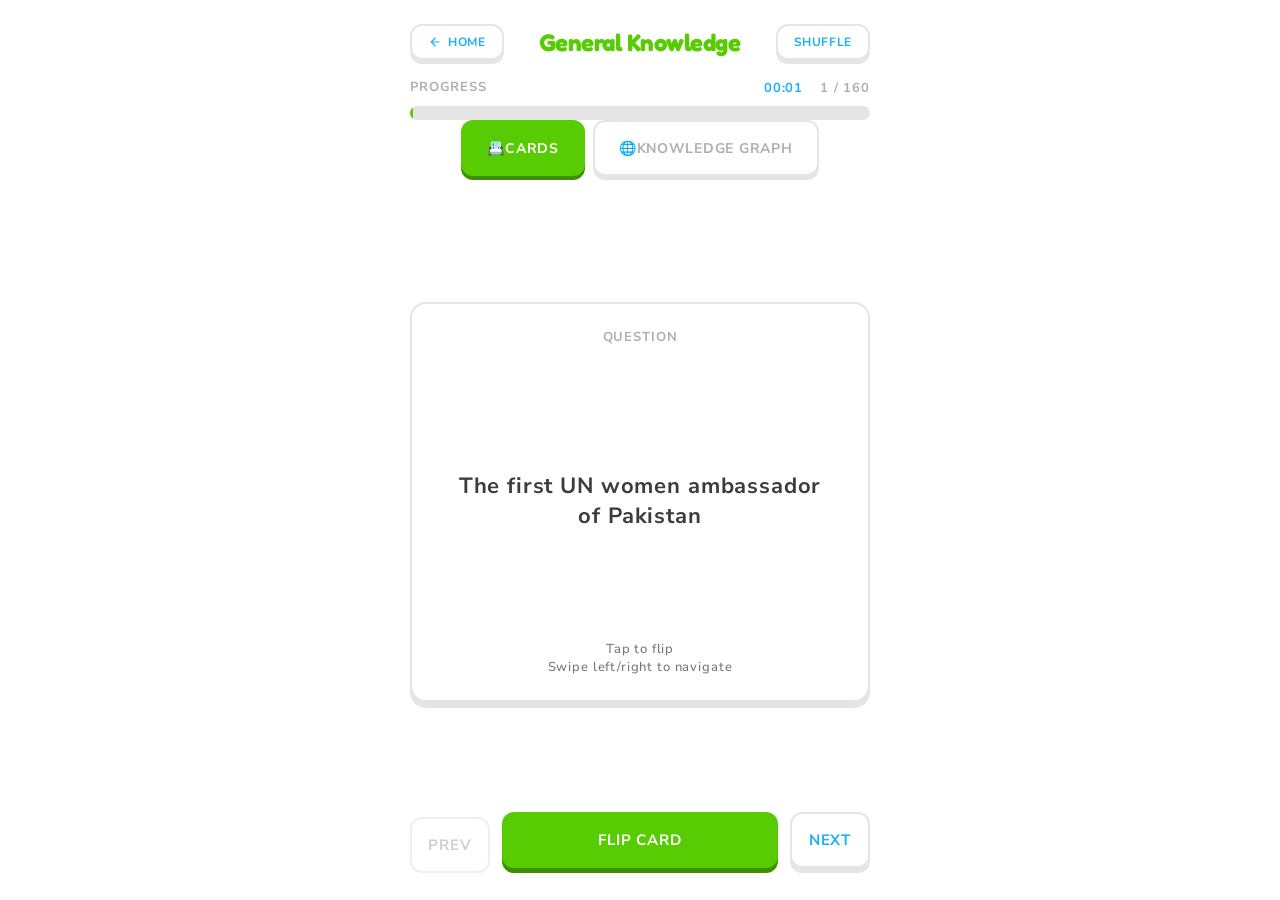
<file: gk.html>
<!DOCTYPE html>
<html lang="en">
<head>
    <meta charset="UTF-8">
    <meta name="viewport" content="width=device-width, initial-scale=1.0, maximum-scale=1.0, user-scalable=no">
    <title>GK — Master Study Hub</title>
    <link rel="preconnect" href="https://fonts.googleapis.com">
    <link rel="preconnect" href="https://fonts.gstatic.com" crossorigin>
    <link href="https://fonts.googleapis.com/css2?family=Fredoka:wght@700&family=Nunito+Sans:wght@500;700&display=swap" rel="stylesheet">
    <link rel="stylesheet" href="./styles.css">
    <style>
        /* ── Graph mode toggle ── */
        .gk-mode-toggle {
            display: flex;
            gap: 8px;
            margin-bottom: 16px;
            justify-content: center;
        }
        .gk-mode-btn {
            font-family: var(--font-din-round, 'Nunito Sans', sans-serif);
            font-size: 14px;
            font-weight: 700;
            letter-spacing: 0.053em;
            text-transform: uppercase;
            padding: 10px 24px;
            border: 2px solid var(--color-cloud-gray);
            border-radius: var(--radius-buttons, 12px);
            background: var(--color-snow-white);
            color: var(--color-silver);
            cursor: pointer;
            transition: all 0.2s ease;
            box-shadow: 0 4px 0 var(--color-cloud-gray);
        }
        .gk-mode-btn:active {
            transform: translateY(4px);
            box-shadow: none !important;
        }
        .gk-mode-btn.active {
            background: var(--color-duo-green);
            color: var(--color-snow-white);
            border-color: var(--color-duo-green);
            box-shadow: 0 4px 0 var(--shadow-primary);
        }
        .gk-mode-btn.active:hover {
            background: #4db800;
        }

        /* ── Graph container ── */
        .gk-graph-container {
            display: none;
            flex-direction: column;
            flex-grow: 1;
            width: 100%;
            padding: 8px 0;
            box-sizing: border-box;
        }
        .gk-graph-container.active {
            display: flex;
        }
        .gk-graph-canvas-wrap {
            flex-grow: 1;
            position: relative;
            min-height: 350px;
            max-height: 520px;
            width: 100%;
            border-radius: var(--radius-cards, 16px);
            overflow: hidden;
            background: radial-gradient(ellipse at center, rgba(88,204,2,0.05) 0%, transparent 70%);
        }
        .gk-graph-canvas-wrap canvas {
            width: 100%;
            height: 100%;
            display: block;
            touch-action: none;
        }

        /* ── Graph legend ── */
        .gk-graph-legend {
            display: flex;
            flex-wrap: wrap;
            gap: 8px 16px;
            justify-content: center;
            padding: 16px 0 4px;
        }
        .gk-legend-item {
            display: flex;
            align-items: center;
            gap: 6px;
            font-size: 12px;
            font-weight: 700;
            color: var(--color-graphite);
            text-transform: uppercase;
            letter-spacing: 0.04em;
        }
        .gk-legend-dot {
            width: 12px;
            height: 12px;
            border-radius: 50%;
            flex-shrink: 0;
        }

        /* ── Graph instructions ── */
        .gk-graph-instruction {
            text-align: center;
            font-size: 12px;
            color: var(--color-silver);
            font-weight: 600;
            padding: 4px 0 8px;
            letter-spacing: 0.03em;
        }

        @media (max-width: 500px) {
            .gk-graph-canvas-wrap {
                min-height: 280px;
                max-height: 400px;
            }
            .gk-mode-btn {
                font-size: 12px;
                padding: 8px 16px;
            }
            .gk-graph-legend {
                gap: 4px 10px;
            }
            .gk-legend-item {
                font-size: 10px;
            }
        }
    </style>
</head>
<body>

    <div class="app-container">

        <div class="header">
            <div class="header-top">
                <!-- "Home" back-link: routes back to the landing page.
                     All styling lives in styles.css under .header-home-link
                     (per rules.md: no inline magic numbers / event handlers). -->
                <a href="./index.html" class="header-home-link" aria-label="Back to home" title="Back to home">
                    <svg width="14" height="14" viewBox="0 0 24 24" aria-hidden="true" fill="currentColor"><path d="M20 11H7.83l5.59-5.59L12 4l-8 8 8 8 1.41-1.41L7.83 13H20v-2z"/></svg>
                    <span>Home</span>
                </a>
                <h1>General Knowledge</h1>
                <button class="btn-header" onclick="shuffleDeck()">Shuffle</button>
            </div>
            <div class="progress-container">
                <div class="progress-header">
                    <span class="progress-text">Progress</span>
                    <div>
                        <span class="progress-text timer-text" id="timer-display">00:00</span>
                        <span class="progress-text" id="progress-text-count">1 / 160</span>
                    </div>
                </div>
                <div class="progress-track">
                    <div class="progress-fill" id="progress-fill"></div>
                </div>
            </div>
        </div>

        <!-- Mode toggle: Cards | Knowledge Map -->
        <div class="gk-mode-toggle">
            <button class="gk-mode-btn active" id="gkModeCards" onclick="switchGKMode('cards')" type="button">
                <span>📇</span> Cards
            </button>
            <button class="gk-mode-btn" id="gkModeMap" onclick="switchGKMode('map')" type="button">
                <span>🌐</span> Knowledge Graph
            </button>
        </div>

        <!-- Flashcard area (shown in Cards mode) -->
        <div class="card-wrapper" id="gkCardArea">
            <div class="card-scene" id="card-scene">
                <div class="card" id="flashcard">
                    <div class="card-face card-front">
                        <div class="card-label">Question</div>
                        <div class="card-content" id="card-question">Loading...</div>
                        <div class="instruction">Tap to flip<br>Swipe left/right to navigate</div>
                    </div>
                    <div class="card-face card-back">
                        <div class="card-label">Answer</div>
                        <div class="card-content" id="card-answer">Loading...</div>
                        <div class="instruction">Tap to flip<br>Swipe left/right to navigate</div>
                    </div>
                </div>
            </div>
        </div>

        <!-- Knowledge Graph area (shown in Map mode) -->
        <div class="gk-graph-container" id="gkGraphArea">
            <div class="gk-graph-canvas-wrap" id="gkGraphCanvasWrap">
                <canvas id="gkGraphCanvas"></canvas>
            </div>
            <div class="gk-graph-instruction">Drag to rotate · Scroll to zoom · Tap a node to learn more</div>
            <div class="gk-graph-legend" id="gkGraphLegend"></div>
        </div>

        <div class="controls" id="gkControls">
            <button class="btn-nav" id="btn-prev" onclick="prevCard()">Prev</button>
            <button class="btn-primary" id="btn-flip" onclick="flipCard()">Flip Card</button>
            <button class="btn-nav" id="btn-next" onclick="nextCard()">Next</button>
        </div>

    </div>

    <!-- Classic scripts (not type="module") so file:// still works.
         Order matters: data.js MUST load before app.js so `originalData`
         is defined when app.js initializes. -->
    <script src="./data.js"></script>
    <script src="./app.js"></script>

    <!-- 3D Knowledge Graph: renderer + GK data + init -->
    <script src="./graph-3d.js"></script>
    <script src="./gk-graph-data.js"></script>
    <script>
      (function () {
        'use strict';

        var gkGraphViz = null;
        var gkGraphInitialized = false;
        var gkResizeListener = null;
        var gkThemeObserver = null;

        // Detect dark mode
        function gkIsDark() {
          return document.body.getAttribute('data-theme') === 'dark';
        }

        function gkGetEdgeColor() {
          return gkIsDark() ? 'rgba(255,255,255,0.1)' : 'rgba(0,0,0,0.06)';
        }

        // Mode toggle
        window.switchGKMode = function (mode) {
          var isMap = mode === 'map';
          document.getElementById('gkModeCards').classList.toggle('active', !isMap);
          document.getElementById('gkModeMap').classList.toggle('active', isMap);
          document.getElementById('gkCardArea').style.display = isMap ? 'none' : '';
          document.getElementById('gkGraphArea').classList.toggle('active', isMap);
          document.getElementById('gkControls').style.display = isMap ? 'none' : '';

          if (isMap) {
            initGKGraph();
          }
        };

        function initGKGraph() {
          if (gkGraphInitialized) return;
          var canvas = document.getElementById('gkGraphCanvas');
          if (!canvas) return;

          var data = gkGraphData;

          // Build legend
          var legendEl = document.getElementById('gkGraphLegend');
          if (legendEl) {
            var cats = data.categories;
            var legendHtml = '';
            var catNames = Object.keys(cats).sort();
            for (var ci = 0; ci < catNames.length; ci++) {
              var name = catNames[ci];
              var info = cats[name];
              legendHtml +=
                '<span class="gk-legend-item">' +
                '<span class="gk-legend-dot" style="background:' + info.color + '"></span>' +
                name + ' (' + info.count + ')' +
                '</span>';
            }
            legendEl.innerHTML = legendHtml;
          }

          try {
            gkGraphViz = new Graph3D(canvas, {
              nodes: data.nodes,
              edges: data.edges
            });

            gkGraphViz.bgColor = 'transparent';
            gkGraphViz.nodeRadius = 7;
            gkGraphViz.edgeColor = gkGetEdgeColor();
            gkGraphViz.edgeWidth = 1.0;
            gkGraphViz.labelFont = 'bold 11px "Nunito Sans", system-ui, sans-serif';

            // Resize to fit container
            var wrap = document.getElementById('gkGraphCanvasWrap');
            function resizeCanvas() {
              var rect = wrap.getBoundingClientRect();
              canvas.style.width = rect.width + 'px';
              canvas.style.height = rect.height + 'px';
              if (gkGraphViz) gkGraphViz._resize();
            }
            resizeCanvas();

            // Remove old listener before adding new one (prevents stacking)
            if (gkResizeListener) window.removeEventListener('resize', gkResizeListener);
            gkResizeListener = resizeCanvas;
            window.addEventListener('resize', gkResizeListener);

            // Watch for theme changes to update edge color
            if (gkThemeObserver) gkThemeObserver.disconnect();
            gkThemeObserver = new MutationObserver(function () {
              if (gkGraphViz) {
                gkGraphViz.edgeColor = gkGetEdgeColor();
              }
            });
            gkThemeObserver.observe(document.body, { attributes: true, attributeFilter: ['data-theme'] });

            gkGraphViz.setInteraction(true);
            gkGraphViz.start();
            gkGraphInitialized = true;
          } catch (e) {
            console.warn('GK Graph init failed:', e);
            if (legendEl) {
              legendEl.innerHTML = '<span style="color:#999">Graph could not be loaded. Refresh to try again.</span>';
            }
          }
        }
      })();
    </script>
</body>
</html>
</file>
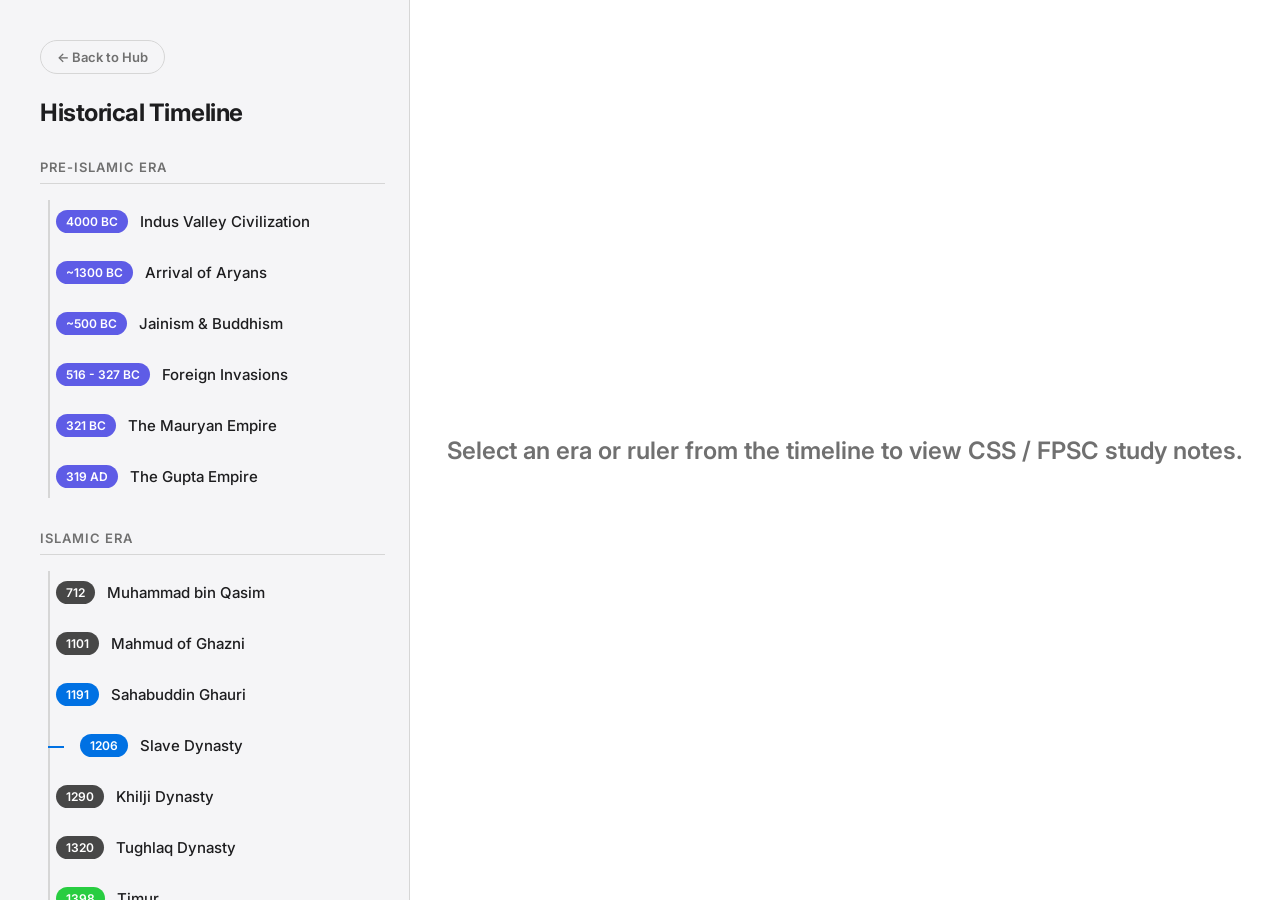
<file: pak-affairs.html>
<!DOCTYPE html>
<html lang="en">
<head>
    <meta charset="UTF-8">
    <meta name="viewport" content="width=device-width, initial-scale=1.0">
    <title>Pak Affairs — Subcontinent History & FPSC Study Portal</title>
    <link rel="preconnect" href="https://fonts.googleapis.com">
    <link rel="preconnect" href="https://fonts.gstatic.com" crossorigin>
    <link href="https://fonts.googleapis.com/css2?family=Inter:wght@400;500;600;700&display=swap" rel="stylesheet">
    <style>
        :root {
            --color-primary-ink: #1d1d1f;
            --color-mid-gray: #707070;
            --color-hairline: #d6d6d6;
            --color-canvas: #f5f5f7;
            --color-paper: #ffffff;

            --color-ancient: #5e5ce6;
            --color-ghauri: #0071e3;
            --color-timur: #28cd41;
            --color-mughal: #b64400;
            --color-indep: #474747;

            --font-main: 'Inter', system-ui, -apple-system, sans-serif;
            --radius-cards: 28px;
            --radius-buttons: 98px;
        }

        ::-webkit-scrollbar { width: 0; height: 0; display: none; }
        * { -ms-overflow-style: none; scrollbar-width: none; }

        body {
            font-family: var(--font-main);
            margin: 0; padding: 0;
            display: flex; height: 100vh;
            background-color: var(--color-paper);
            color: var(--color-primary-ink);
            overflow: hidden;
            -webkit-font-smoothing: antialiased;
        }

        .back-to-hub {
            display: inline-flex;
            align-items: center;
            gap: 6px;
            padding: 8px 16px;
            margin: 0 16px 24px 16px;
            border-radius: 98px;
            background: var(--color-canvas);
            color: var(--color-mid-gray);
            font-size: 13px;
            font-weight: 600;
            text-decoration: none;
            border: 1px solid var(--color-hairline);
            transition: background 0.2s, color 0.2s;
        }
        .back-to-hub:hover {
            background: var(--color-hairline);
            color: var(--color-primary-ink);
        }

        .sidebar {
            width: 32%; background-color: var(--color-canvas);
            overflow-y: auto; padding: 40px 24px;
            box-sizing: border-box; border-right: 1px solid var(--color-hairline);
        }
        .sidebar h2 { font-size: 24px; font-weight: 700; letter-spacing: -0.5px; margin: 0 0 8px 16px; }
        .sidebar-era {
            font-size: 13px; font-weight: 600; text-transform: uppercase; letter-spacing: 1px;
            color: var(--color-mid-gray); margin: 32px 0 16px 16px;
            border-bottom: 1px solid var(--color-hairline); padding-bottom: 8px;
        }
        .tree-container { position: relative; padding-left: 16px; margin-bottom: 24px; }
        .tree-container::before {
            content: ''; position: absolute; top: 0; bottom: 0; left: 24px; width: 2px; background: var(--color-hairline);
        }
        .tree-node {
            position: relative; padding: 10px 16px; margin: 8px 0;
            border-radius: var(--radius-buttons); cursor: pointer;
            transition: all 0.2s ease; display: flex; align-items: center; gap: 12px; z-index: 2;
        }
        .tree-node:hover { background-color: var(--color-paper); transform: translateX(4px); }
        .tree-node.active { background-color: var(--color-primary-ink); color: var(--color-paper); }
        .tree-node.is-child::before {
            content: ''; position: absolute; top: 50%; left: -16px; width: 16px; height: 2px;
            background: var(--lineage-color, var(--color-hairline)); z-index: -1;
        }
        .is-child { margin-left: 24px; }
        .node-year {
            font-size: 12px; font-weight: 600; color: var(--color-paper);
            padding: 4px 10px; border-radius: var(--radius-buttons);
        }
        .node-title { font-size: 15px; font-weight: 500; }

        .content { width: 68%; overflow-y: auto; background-color: var(--color-paper); scroll-behavior: smooth; }
        .welcome {
            display: flex; justify-content: center; align-items: center;
            height: 100%; font-size: 24px; font-weight: 600; color: var(--color-mid-gray);
        }
        #detail-view { display: none; }
        .article-header { padding: 80px 80px 40px 80px; }
        .tag-group { display: flex; gap: 12px; margin-bottom: 24px; }
        .tag-eyebrow {
            display: inline-block; padding: 6px 16px; border-radius: var(--radius-buttons);
            font-size: 13px; font-weight: 600; text-transform: uppercase; letter-spacing: 1px; color: var(--color-paper);
        }
        h1#ruler-name {
            font-size: 56px; font-weight: 700; line-height: 1.05; letter-spacing: -1.2px;
            margin: 0 0 40px 0; color: var(--color-primary-ink);
        }
        .mindmap-grid { display: grid; grid-template-columns: repeat(3, 1fr); gap: 20px; padding: 0 80px; margin-bottom: 40px; }
        .mindmap-card { background-color: var(--color-canvas); padding: 24px; border-radius: 20px; }
        .mindmap-card h3 { margin: 0 0 8px 0; font-size: 12px; font-weight: 600; color: var(--color-mid-gray); text-transform: uppercase; letter-spacing: 0.5px; }
        .mindmap-card p { margin: 0; font-size: 17px; font-weight: 600; letter-spacing: -0.02em; }

        .image-desc-container { display: flex; gap: 40px; margin-bottom: 40px; padding: 0 80px; flex-direction: column; }
        .detail-image {
            width: 100%; height: 400px; border-radius: var(--radius-cards);
            object-fit: cover; object-position: center 20%; background-color: var(--color-canvas);
        }
        .image-placeholder {
            width: 100%; height: 400px; border-radius: var(--radius-cards);
            background-color: var(--color-canvas); display: flex; align-items: center; justify-content: center;
            color: var(--color-mid-gray); font-size: 14px;
        }
        .image-placeholder.loading {
            background: linear-gradient(110deg, var(--color-canvas) 8%, #ececec 18%, var(--color-canvas) 33%);
            background-size: 200% 100%; animation: shimmer 1.5s linear infinite;
        }
        @keyframes shimmer { to { background-position-x: -200%; } }

        .study-notes { padding: 0 80px 60px 80px; max-width: 900px; }
        .study-notes h3 { font-size: 24px; font-weight: 600; margin: 48px 0 16px 0; color: var(--color-primary-ink); border-bottom: 1px solid var(--color-hairline); padding-bottom: 8px; }
        .study-notes p { font-size: 17px; line-height: 1.6; color: var(--color-primary-ink); margin-bottom: 20px; font-weight: 400; }
        .study-notes ul { list-style: none; padding: 0; margin: 0 0 32px 0; }
        .study-notes li { font-size: 17px; line-height: 1.6; color: var(--color-primary-ink); margin-bottom: 16px; position: relative; padding-left: 24px; }
        .study-notes li::before { content: '\2022'; position: absolute; left: 0; top: 0; font-size: 17px; color: var(--color-mid-gray); font-weight: bold; }

        .exam-focus { background-color: var(--color-canvas); padding: 32px; border-radius: 24px; margin: 48px 0; }
        .exam-focus h4 { margin: 0 0 16px 0; font-size: 14px; text-transform: uppercase; color: var(--color-mid-gray); letter-spacing: 1px; }
        .exam-focus ol { margin: 0; padding-left: 20px; }
        .exam-focus ol li { font-size: 17px; line-height: 1.6; margin-bottom: 12px; }
        .exam-focus ol li::before { content: none; }
        .exam-focus ul li::before { content: '\2022'; }

        .lineage-box {
            background-color: var(--color-canvas); border-radius: var(--radius-cards);
            padding: 32px; display: flex; align-items: center; justify-content: space-between;
            font-size: 17px; font-weight: 500; margin: 0 80px 80px 80px;
        }
        .lineage-arrow { color: var(--color-hairline); font-size: 24px; }
        .lineage-current { color: var(--color-primary-ink); font-weight: 600; }
        .lineage-label { font-size: 14px; color: var(--color-mid-gray); display: block; margin-bottom: 4px; }

        @media (max-width: 1024px) {
            body { flex-direction: column; overflow: auto; }
            .sidebar { width: 100%; height: auto; border-right: none; border-bottom: 1px solid var(--color-hairline); }
            .content { width: 100%; }
            .article-header, .mindmap-grid, .study-notes, .image-desc-container, .lineage-box { padding-left: 32px; padding-right: 32px; margin-left: 0; margin-right: 0; }
            h1#ruler-name { font-size: 40px; }
            .mindmap-grid { grid-template-columns: 1fr; }
            .lineage-box { flex-direction: column; gap: 16px; text-align: center; }
            .lineage-arrow { transform: rotate(90deg); }
        }
    </style>
</head>
<body>

    <div class="sidebar">
        <a href="./index.html" class="back-to-hub">&larr; Back to Hub</a>
        <h2>Historical Timeline</h2>
        <h3 class="sidebar-era">Pre-Islamic Era</h3>
        <div class="tree-container" id="tree-pre-islamic"></div>
        <h3 class="sidebar-era">Islamic Era</h3>
        <div class="tree-container" id="tree-islamic"></div>
        <h3 class="sidebar-era">Mughal Dynasty</h3>
        <div class="tree-container" id="tree-mughal"></div>
    </div>

    <div class="content" id="scroll-content">
        <div class="welcome" id="welcome-msg">
            Select an era or ruler from the timeline to view CSS / FPSC study notes.
        </div>

        <div id="detail-view">
            <div class="article-header">
                <div class="tag-group">
                    <div class="tag-eyebrow" id="year-tag">Year</div>
                </div>
                <h1 id="ruler-name">Name</h1>
            </div>
            <div class="mindmap-grid">
                <div class="mindmap-card"><h3>Key Event / Achievement</h3><p id="fact-achievement">...</p></div>
                <div class="mindmap-card"><h3>Capital / Core Region</h3><p id="fact-capital">...</p></div>
                <div class="mindmap-card"><h3>Dynasty / Entity</h3><p id="fact-dynasty">...</p></div>
            </div>
            <div class="image-desc-container" id="image-container">
                <div class="image-placeholder" id="ruler-image-placeholder">Select a ruler to view image</div>
            </div>
            <div class="study-notes" id="ruler-desc"></div>
            <div class="lineage-box">
                <div><span class="lineage-label">Predecessor</span><span id="lineage-prev">None</span></div>
                <div class="lineage-arrow">&#10140;</div>
                <div><span class="lineage-label">Current</span><span id="lineage-current" class="lineage-current">Current Ruler</span></div>
                <div class="lineage-arrow">&#10140;</div>
                <div><span class="lineage-label">Successor</span><span id="lineage-next">None</span></div>
            </div>
        </div>
    </div>

    <script>
        const data = [
            {eraCategory:"Pre-Islamic",year:"4000 BC",name:"Indus Valley Civilization",isChild:false,colorTheme:"--color-ancient",achievement:"Urban Planning Mastery",capital:"Harappa / Mohenjo-Daro",dynasty:"Agrarian Society",image:"https://upload.wikimedia.org/wikipedia/commons/thumb/0/03/Mohenjodaro_-_view_of_the_stupa_mound.JPG/800px-Mohenjodaro_-_view_of_the_stupa_mound.JPG",prev:"Earliest Inhabitants",next:"Arrival of Aryans",desc:`<p>The lecture debunks the "Bharat Mata" narrative -- the idea that the entire subcontinent originally belonged purely to Hinduism -- by tracing back to the earliest known inhabitants.</p><h3>Economy & Urban Planning</h3><ul><li><strong>Agrarian Surplus:</strong> A highly advanced agrarian society that invented modern agricultural tools capable of generating surplus crops.</li><li><strong>Standardization:</strong> Used standardized burnt bricks matching exact modern engineering dimensions (7 x 14 x 28 cm).</li><li><strong>Infrastructure:</strong> Built sophisticated drainage systems. Wall features included small panels that historians believe were used for an early street lighting system.</li><li><strong>Decline:</strong> The civilization did not fall to war. Historians believe harsh climate and weather changes forced mass migration to softer, more fertile lands.</li></ul>`},
            {eraCategory:"Pre-Islamic",year:"~1300 BC",name:"Arrival of Aryans",isChild:false,colorTheme:"--color-ancient",achievement:"Vedic Culture & Caste System",capital:"Subcontinent Plains",dynasty:"Indo-Aryan Tribes",image:"https://upload.wikimedia.org/wikipedia/commons/0/02/Rigveda_MS2097.jpg",prev:"Indus Valley",next:"Emergence of New Religions",desc:`<p>Aryans migrated from the Persian and Central Asian regions, bringing Sanskrit and Vedic Culture (early Hinduism). All major religious literature, including the Vedas, was written during this era.</p><h3>The Caste System</h3><p>To maintain social control, they introduced a strict class system:</p><ul><li><strong>Brahmins:</strong> Priests and scholars at the top; controlled maximum wealth and politics.</li><li><strong>Kshatriyas:</strong> Rulers, administrators, and warriors.</li><li><strong>Vaishyas:</strong> Traders, merchants, and agriculturalists.</li><li><strong>Shudras:</strong> The lowest class, deemed "untouchables." Discrimination was so brutal that if a Shudra accidentally heard the holy Gita being recited, molten lead was poured into their ears.</li></ul>`},
            {eraCategory:"Pre-Islamic",year:"~500 BC",name:"Jainism & Buddhism",isChild:false,colorTheme:"--color-ancient",achievement:"Philosophical Rebellion",capital:"Bihar Region",dynasty:"New Religions",image:"https://upload.wikimedia.org/wikipedia/commons/5/58/Sanchi_Stupa_2_elephants_and_Dharmachakra.jpg",prev:"Arrival of Aryans",next:"Foreign Invasions",desc:`<p>Because of the brutal discrimination of the Brahmin-led caste system, new religions emerged from the lower and middle classes focusing on equality. Crucial note: None of the founders were Brahmins, because Brahmins had absolute power and no reason to rebel.</p><h3>Jainism (The Religion of Morality)</h3><ul><li><strong>The 24 Tirthankaras:</strong> 1st Guru was Rishabhanatha. The 24th and last was Mahavira.</li><li><strong>Core Philosophy:</strong> Ahimsa (Absolute non-violence). Follows the 3 Jewels (Triratna): Right Faith, Right Knowledge, and Right Conduct.</li></ul><h3>Buddhism</h3><ul><li><strong>Founder:</strong> Gautama Buddha (Born 563 BC, real name Siddharth).</li><li><strong>The 4 Noble Truths:</strong> Life is fundamentally full of misery; the root cause is human desire; completely eliminate desires to be happy; achieve this via the 8-Fold Path.</li><li><strong>Yoga:</strong> Buddhism introduced Yoga as a physical and psychological tool to achieve focus and right action.</li></ul>`},
            {eraCategory:"Pre-Islamic",year:"516 - 327 BC",name:"Foreign Invasions",isChild:false,colorTheme:"--color-ancient",achievement:"Persian & Greek Contact",capital:"North-West Frontier",dynasty:"Achaemenid / Macedonian",image:"https://upload.wikimedia.org/wikipedia/commons/5/54/Tetradrachm_of_Alexander_the_Great_MET_me_1974_105_10a.jpg",prev:"Jainism & Buddhism",next:"The Mauryan Empire",desc:`<h3>Persian Attacks</h3><ul><li>Darius (516 BC) and Cyrus (530 BC) attacked the region and introduced new writing styles.</li></ul><h3>Alexander the Great (327 BC)</h3><ul><li><strong>Battle of Hydaspes:</strong> Fought on the Jhelum River against Raja Porus.</li><li><strong>The Aftermath:</strong> Porus lost, but when Alexander asked how he should be treated, Porus famously replied, <em>"Treat me as a king treats another king."</em> Impressed, Alexander returned his territory.</li></ul>`},
            {eraCategory:"Pre-Islamic",year:"321 BC",name:"The Mauryan Empire",isChild:false,colorTheme:"--color-ancient",achievement:"Political Consolidation",capital:"Pataliputra",dynasty:"Maurya",image:"https://upload.wikimedia.org/wikipedia/commons/4/4a/Lion_Capital_of_Ashoka_3.jpg",prev:"Foreign Invasions",next:"The Gupta Empire",desc:`<h3>Chandragupta Maurya</h3><ul><li>Defeated the remaining Greeks and established the empire alongside <strong>Chanakya (Kautilya)</strong>, his brilliant, ruthless political advisor who wrote the <em>Arthashastra</em>, a masterclass in realist statecraft, power politics, and spy networks.</li></ul><h3>Ashoka the Great</h3><ul><li>Traumatized by the massive bloodshed at the Battle of Kalinga, he renounced violence, converted to Buddhism, and made it the state religion.</li><li>Sent his son (Mahinda) and daughter (Sanghamitra) to Sri Lanka to spread the faith.</li><li>Introduced the 3-Lion Emblem, which remains the official national emblem of modern India today.</li></ul>`},
            {eraCategory:"Pre-Islamic",year:"319 AD",name:"The Gupta Empire",isChild:false,colorTheme:"--color-ancient",achievement:"The Golden Age",capital:"Pataliputra",dynasty:"Gupta",image:"https://upload.wikimedia.org/wikipedia/commons/4/4d/India%2C_Chandragupta_II%2C_Gupta_Period_-_Coin_with_Figure_of_an_Archer_-_1977.62_-_Cleveland_Museum_of_Art.jpg",prev:"The Mauryan Empire",next:"Muhammad bin Qasim",desc:`<p>Considered the "Golden Age" of ancient Indian science and mathematics.</p><h3>Scientific & Educational Milestones</h3><ul><li><strong>Nalanda University:</strong> Built in Bihar (Patna), it became the intellectual and educational hub of the world.</li><li><strong>Scientific Milestones:</strong> Included the invention of the concept of Zero (by Aryabhata), early understandings of the Solar System, and early documentation of magnetism.</li></ul>`},
            {eraCategory:"Islamic",year:"712",name:"Muhammad bin Qasim",isChild:false,colorTheme:"--color-indep",achievement:"First Islamic State Entry",capital:"Sindh / Multan",dynasty:"Umayyad Caliphate",image:"https://upload.wikimedia.org/wikipedia/commons/8/84/%D9%81%D8%AA%D9%88%D8%AD_%D9%82%D8%AA%D9%8A%D8%A8%D8%A9_%D8%A8%D9%86_%D9%85%D8%B3%D9%84%D9%85_%D9%88%D9%85%D8%AD%D9%85%D8%AF_%D8%A8%D9%86_%D8%A7%D9%84%D9%82%D8%A7%D8%B3%D9%85.jpg",prev:"Local Kingdoms",next:"Mahmud of Ghazni",desc:`<p>Islam spread through a combination of hard power (military conquests) and soft power (Sufi teachings of love and tolerance by figures like Data Ganj Bakhsh and Baba Farid).</p><h3>The Sindh Expedition (712 AD)</h3><ul><li>Sent by his uncle, Hajjaj Bin Yousuf, to attack Raja Dahir in Sindh.</li><li>This was primarily part of the Umayyad Caliphate's expansionist policy.</li><li>It marked the very first formal entry of Islam into the state and political structure of the subcontinent.</li></ul>`},
            {eraCategory:"Islamic",year:"1101",name:"Mahmud of Ghazni",isChild:false,colorTheme:"--color-indep",achievement:"17 Expeditions",capital:"Ghazni",dynasty:"Ghaznavid Empire",image:"https://upload.wikimedia.org/wikipedia/commons/thumb/c/ca/Mahmud_of_Ghazni%2C_Ghaznavid_ruler%2C_conquering_Qasdar_%28modern_Khuzdar%29_in_India%2C_miniature_from_the_Jami%CA%BF_al-Tawarikh_of_Rashid_al-Din_Il-Khanid_Tabriz_Ms_Or_20_f.108v.jpg/500px-thumbnail.jpg",prev:"Muhammad bin Qasim",next:"Sahabuddin Ghauri",desc:`<h3>Military Campaigns</h3><ul><li>Attacked the subcontinent 17 times (~1001 AD - 1024 AD).</li><li><strong>Battle of Peshawar (1001 AD):</strong> Defeated Raja Jaipal, who later committed suicide out of shame.</li></ul><h3>Attack on Somnath Temple (1024 AD)</h3><ul><li>The temple housed a massive idol suspended in mid-air. Muslim scientist Al-Biruni deduced it was held by precisely balanced magnetic forces.</li><li>Mahmud broke the magnetic field, and the idol crashed.</li><li>When offered gold to spare the idol, Mahmud famously refused, stating: <em>"I am an idol-breaker, not an idol-seller."</em></li></ul>`},
            {eraCategory:"Islamic",year:"1191",name:"Sahabuddin Ghauri",isChild:false,colorTheme:"--color-ghauri",achievement:"Foundation of Muslim Rule",capital:"Ghor / Lahore",dynasty:"Ghurid Empire",image:"https://upload.wikimedia.org/wikipedia/commons/9/9f/Gold_coin_of_Muhammad_Ghori%2C_1193-1205_CE%2C_Ashmolean_Museum%2C_Oxford.jpg",prev:"Mahmud of Ghazni",next:"Slave Dynasty",desc:`<h3>Battles of Tarain (1191 AD - 1192 AD)</h3><ul><li>Fought against the powerful Hindu King, Prithviraj Chauhan.</li><li>Ghauri lost the first battle in 1191 but returned in 1192 with better tactics to win, permanently establishing Muslim rule in Delhi.</li><li><strong>Modern Context:</strong> This historical rivalry is the namesake for modern nuclear missiles: Pakistan named its missile <em>Ghauri</em>, and India named its counter-missile <em>Prithvi</em>.</li></ul><h3>Succession</h3><ul><li>Ghauri left his empire to his slave commanders, giving Qutbuddin Aibak control of Lahore and Delhi.</li></ul>`},
            {eraCategory:"Islamic",year:"1206",name:"Slave Dynasty",isChild:true,colorTheme:"--color-ghauri",achievement:"The Chalisa & Consolidation",capital:"Delhi / Lahore",dynasty:"Delhi Sultanate",image:"https://upload.wikimedia.org/wikipedia/commons/thumb/3/3c/Qutb_Minar_2022.jpg/500px-Qutb_Minar_2022.jpg",prev:"Sahabuddin Ghauri",next:"Khilji Dynasty",desc:`<h3>Key Rulers (1206 - 1290 AD)</h3><ul><li><strong>Qutbuddin Aibak (1206 - 1210):</strong> The first Sultan. Died in Lahore falling from a horse while playing Chaugan (Polo) and is buried in Anarkali Bazaar.</li><li><strong>Shamsuddin Iltutmish (1211 - 1236):</strong> Created the "Chalisa" (Turkan-e-Chahalgani)--a highly powerful cabinet of 40 elite Turkish military and administrative commanders.</li><li><strong>Razia Sultana (1236 - 1240):</strong> Iltutmish's daughter and the first female Muslim ruler. She was bold, discarded the veil, and rode horses. The conservative "Chalisa" could not accept her and conspired with her step-brother, Muizuddin Bahram, to assassinate her.</li><li><strong>Nasiruddin Mahmud (1246 - 1266):</strong> A pious puppet ruler who copied the Quran. Real power was wielded by his commander, Balban.</li><li><strong>Ghiyasuddin Balban (1266 - 1287):</strong> Seized the throne directly. To ensure absolute dictatorial control, he ruthlessly dismantled and destroyed the "Chalisa" system.</li></ul>`},
            {eraCategory:"Islamic",year:"1290",name:"Khilji Dynasty",isChild:false,colorTheme:"--color-indep",achievement:"Extreme Market Controls",capital:"Delhi",dynasty:"Delhi Sultanate",image:"https://upload.wikimedia.org/wikipedia/commons/thumb/a/a0/Alai_Darwaza_in_Qutb_Complex%2C_Mehrauli%2C_New_Delhi.jpg/800px-Alai_Darwaza_in_Qutb_Complex%2C_Mehrauli%2C_New_Delhi.jpg",prev:"Slave Dynasty",next:"Tughlaq Dynasty",desc:`<h3>Rise & Expansion</h3><ul><li><strong>Jalaluddin Khilji (1290 - 1296):</strong> A military commander who ended the Slave Dynasty.</li><li><strong>Alauddin Khilji (1296 - 1316):</strong> Murdered Jalaluddin (his uncle) to seize the throne. He pushed the empire deep into South India using his ruthless commander, Malik Kafur.</li></ul><h3>Brutal Administration & Decline</h3><ul><li><strong>Market Controls:</strong> Enforced extreme market regulations. If a merchant under-weighed goods, Alauddin ordered that the exact missing weight in flesh be cut from the merchant's body and fed to dogs.</li><li><strong>Paranoia:</strong> Declared himself <em>Sikandar-e-Sani</em> (The Second Alexander). Consumed by paranoia, he killed his own sons.</li><li>Following his death, Malik Kafur briefly took control before the dynasty collapsed by 1320.</li></ul>`},
            {eraCategory:"Islamic",year:"1320",name:"Tughlaq Dynasty",isChild:false,colorTheme:"--color-indep",achievement:"Disastrous Administrative Reforms",capital:"Delhi / Daulatabad",dynasty:"Delhi Sultanate",image:"https://upload.wikimedia.org/wikipedia/commons/thumb/4/40/Tughlaqabad_Fort%2C_New_Delhi.jpg/800px-Tughlaqabad_Fort%2C_New_Delhi.jpg",prev:"Khilji Dynasty",next:"Timur",desc:`<h3>Muhammad Bin Tughlaq ("The Mad King")</h3><p>Often referred to as the "Mad King". While his ideas had brilliant logical backing, his execution was catastrophically poor. He made three major disastrous decisions:</p><div class="exam-focus"><ol><li><strong>Transfer of Capital (Delhi to Daulatabad):</strong> <em>Logic:</em> Create a buffer zone from Mongol invasions. <em>Execution:</em> Forced the entire population to march south. The journey caused massive famines and deaths. He eventually ordered everyone back to Delhi.</li><li><strong>Introduction of Token Currency:</strong> <em>Logic:</em> Gold/silver were depleting. Introduced copper and brass coins equal to gold. <em>Execution:</em> People minted fake coins at home. Hyperinflation destroyed the economy, forcing him to buy back fake coins with real gold, emptying the treasury.</li><li><strong>The Khorasan Expedition:</strong> Built a massive army to conquer Khorasan but ran out of money to pay them before the campaign even started, leading to mutiny.</li></ol></div><h3>Feroz Shah Tughlaq</h3><ul><li>Focused heavily on public welfare rather than brutal expansion. Initiated massive irrigation systems/canals and promoted religious tolerance.</li></ul>`},
            {eraCategory:"Islamic",year:"1398",name:"Timur",isChild:false,colorTheme:"--color-timur",achievement:"Sacking of Delhi",capital:"Samarkand",dynasty:"Timurid Empire",image:"https://upload.wikimedia.org/wikipedia/commons/thumb/0/00/Timur_reconstruction03.jpg/500px-Timur_reconstruction03.jpg",prev:"Tughlaq Dynasty",next:"Sayed Dynasty",desc:`<h3>Timur's Invasion</h3><ul><li>Attacked the subcontinent in 1398. The Tughlaqs were too weak to fight and fled.</li><li>Timur completely plundered Delhi, massacred its citizens, and left.</li><li>Before leaving, Timur appointed Khizr Khan as his local governor, which birthed the Sayyid Dynasty.</li></ul>`},
            {eraCategory:"Islamic",year:"1414",name:"Sayed Dynasty",isChild:true,colorTheme:"--color-timur",achievement:"Timurid Vassals",capital:"Delhi",dynasty:"Delhi Sultanate",image:"https://upload.wikimedia.org/wikipedia/commons/b/b3/Mubarak_Shah%27s_tomb.jpg",prev:"Timur",next:"Lodhi Dynasty",desc:`<h3>The Sayyid Era (1414 - 1451)</h3><ul><li>Founded by Khizr Khan (appointed by Timur), followed by Mubarak Shah.</li><li>Very limited in scope, strictly confined to the Delhi region as vassals of the Timurid Empire.</li></ul>`},
            {eraCategory:"Islamic",year:"1451",name:"Lodhi Dynasty",isChild:false,colorTheme:"--color-indep",achievement:"Afghan Tribal Rule",capital:"Delhi / Agra",dynasty:"Delhi Sultanate",image:"https://upload.wikimedia.org/wikipedia/commons/f/f2/Tomb_of_Sikandar_Lodi.jpg",prev:"Sayed Dynasty",next:"Zahiruddin Babur",desc:`<h3>The Lodhi Era (1451 - 1526)</h3><ul><li>Key rulers: Bahlol, Sikandar, and Ibrahim Lodhi.</li><li>Also very limited in geographic scope.</li><li><strong>Sikandar Lodhi</strong> is notable for officially shifting the Sultanate's capital from Delhi to Agra.</li></ul>`},
            {eraCategory:"Mughal",year:"1526",name:"Zahiruddin Babur",isChild:false,colorTheme:"--color-mughal",achievement:"First Battle of Panipat",capital:"Agra",dynasty:"Mughal Empire",image:"https://upload.wikimedia.org/wikipedia/commons/thumb/7/7a/Humayun_and_Babur_%28Late_Shah_Jahan_Album%29_Babur_detail.jpg/500px-Humayun_and_Babur_%28Late_Shah_Jahan_Album%29_Babur_detail.jpg",prev:"Lodhi Dynasty",next:"Humayun",desc:`<h3>The Mongols (Central Asian Context)</h3><ul><li>Ruthless nomadic warriors. Primarily ate horse meat for hardiness.</li><li>Used severe psychological warfare (building minarets of human skulls) so enemies would surrender out of terror.</li><li>Mastered horsemanship; could shoot arrows directly into enemy war elephants' eyes while riding at full speed.</li></ul><h3>Babur's Conquest (1526)</h3><ul><li>Descendant of Timur (paternal) and Genghis Khan (maternal). Did not attack to "spread Islam" (he fought Ibrahim Lodhi, a Muslim); he came for wealth and resources. Attacked 5 times before succeeding.</li><li><strong>First Battle of Panipat:</strong> Babur had only 12,000 troops vs Lodhi's 100,000. Babur won using artillery (cannons) and the <em>Tulughma</em> flanking tactic. The cannon noise terrified Lodhi's elephants, which trampled their own army.</li><li>Ruled for just 4 years (1526-1530). Authored the famous autobiography: <em>Tuzuk-e-Babri</em>.</li></ul>`},
            {eraCategory:"Mughal",year:"1530",name:"Humayun",isChild:true,colorTheme:"--color-mughal",achievement:"First Mughal Succession Crisis",capital:"Delhi / Agra",dynasty:"Mughal Empire",image:"https://upload.wikimedia.org/wikipedia/commons/thumb/3/3b/Mughal_Emperor_Humayun_%28Mughal_art%2C_circa_1650%29.jpg/500px-Mughal_Emperor_Humayun_%28Mughal_art%2C_circa_1650%29.jpg",prev:"Zahiruddin Babur",next:"Sher Shah Suri",desc:`<h3>Accession & Early Reign (1530 - 1540)</h3><ul><li>Ascending after Babur's death, Humayun inherited a fragile empire divided among four brothers. His name, meaning "Lucky," proved ironic as his reign was marked by constant betrayal.</li><li><strong>Brotherly Rivalry:</strong> His brothers -- Kamran Mirza (Kabul/Kandahar), Askari Mirza (Sambhal), and Hindal Mirza (Agra) -- constantly conspired against him. Humayun eventually blinded Kamran in frustration.</li><li><strong>Loss of Empire (1540):</strong> Defeated by the brilliant Pashtun general Sher Shah Suri at the Battles of Chausa (1539) and Kanauj (1540). Humayun lost everything and fled to the Safavid Empire (Iran).</li></ul><h3>Exile & Return (1540 - 1555)</h3><ul><li>Spent 15 years in exile, relying on Safavid Shah Tahmasp I's hospitality.</li><li>Converted to Shia Islam temporarily to gain Safavid support.</li><li>Reclaimed his throne in 1555 after Sher Shah Suri's death weakened the Sur Empire.</li></ul><h3>Death (1556)</h3><ul><li>Died shortly after reclaiming power by falling down the stairs of his library (Sher Mandal) in Agra Fort.</li><li>His son <strong>Akbar</strong>, only 12/13 at the time, would go on to become the greatest Mughal emperor.</li></ul>`},
            {eraCategory:"Mughal",year:"1540",name:"Sher Shah Suri",isChild:false,colorTheme:"--color-indep",achievement:"Administrative Genius",capital:"Sasaram / Delhi",dynasty:"Sur Empire",image:"https://upload.wikimedia.org/wikipedia/en/thumb/4/46/Painting_of_Sher_Shah_Suri_%28colored%29_from_a_manuscript_of_Tarikh-i-Khandan-i-Timuriya%2C_prepared_by_the_court_painters_of_Mughal_emperor_Akbar%2C_circa_16th_century_%28Detailed%29.jpg/250px-thumbnail.jpg",prev:"Humayun",next:"Humayun (Restored)",desc:`<h3>Ousting Humayun</h3><ul><li>Humayun faced massive internal threats from his brothers (blinding Kamran Mirza in frustration). He was overthrown in 1540 by Sher Shah Suri and fled to Iran (Safavid Empire).</li></ul><h3>Sher Shah Suri's Administration (1540 - 1545)</h3><p>A brilliant Pashtun military leader. Though he ruled for only 5 years, his administrative developments surpassed many who ruled for decades:</p><ul><li><strong>Agricultural Reforms:</strong> Standardized land revenue. The state took exactly 1/3rd of the crop, leaving 2/3rds to the farmers.</li><li><strong>Economic Reforms:</strong> Introduced the <em>Rupiya</em> (precursor to the modern Rupee).</li><li><strong>Infrastructure:</strong> Built the Grand Trunk (GT) Road, stretching from Bangladesh, through India and Pakistan, up to Kabul, revolutionizing trade and communication.</li></ul><p><em>Note: Humayun reclaimed his throne in 1555 but died shortly after in 1556 by falling down library stairs.</em></p>`},
            {eraCategory:"Mughal",year:"1555",name:"Humayun (Restored)",isChild:true,colorTheme:"--color-mughal",achievement:"Reclaimed the Mughal Throne",capital:"Delhi",dynasty:"Mughal Empire",image:"https://upload.wikimedia.org/wikipedia/commons/thumb/3/3b/Mughal_Emperor_Humayun_%28Mughal_art%2C_circa_1650%29.jpg/500px-Mughal_Emperor_Humayun_%28Mughal_art%2C_circa_1650%29.jpg",prev:"Sher Shah Suri",next:"Akbar the Great",desc:`<h3>The Comeback (1555)</h3><ul><li>After 15 years of exile in the Safavid court of Iran, Humayun seized the opportunity following Sher Shah Suri's death (1545) and the instability of the Sur Dynasty.</li><li>With Safavid military support, he defeated the Sur forces at the <strong>Battle of Sirhind (1555)</strong>, reclaiming Delhi and Agra.</li></ul><h3>Second Reign & Death</h3><ul><li>His restored reign lasted only <strong>6 months</strong>. On January 24, 1556, he fell down the stairs of his library (Sher Mandal) in Agra Fort and died.</li><li>His death left the empire in the hands of his 13-year-old son <strong>Akbar</strong> and his regent <strong>Bairam Khan</strong>.</li></ul><h3>Legacy</h3><ul><li><strong>Humayun's Tomb (1570):</strong> Built by his widow Bega Begum. First garden-tomb on the Indian subcontinent and a precursor to the Taj Mahal. UNESCO World Heritage Site.</li></ul>`},
            {eraCategory:"Mughal",year:"1556",name:"Akbar the Great",isChild:true,colorTheme:"--color-mughal",achievement:"Mansabdari & Social Reforms",capital:"Fatehpur Sikri",dynasty:"Mughal Empire",image:"https://upload.wikimedia.org/wikipedia/commons/thumb/3/34/Govardhan._Akbar_With_Lion_and_Calf_ca._1630%2C_Metmuseum_%28cropped%29.jpg/500px-Govardhan._Akbar_With_Lion_and_Calf_ca._1630%2C_Metmuseum_%28cropped%29.jpg",prev:"Humayun (Restored)",next:"Jahangir",desc:`<h3>Consolidation of Power</h3><ul><li>Became emperor at 12/13. When he came of age, he perceived his regent/military commander, Bairam Khan, as a threat. Akbar forced him to go on Hajj and had him assassinated on the way.</li></ul><div class="exam-focus"><h4>The Mansabdari System (Crucial Reform)</h4><p>To prevent local lords from rebelling, Akbar instituted the Mansabdari system across 15 states:</p><ul><li><strong>Zat:</strong> Personal rank/status of the official.</li><li><strong>Sawar:</strong> The number of horses/cavalry the official was required to maintain.</li><li><strong>The Genius:</strong> Centralized all tax collection. Paid Mansabdars directly from the central treasury rather than letting them collect local taxes, keeping them fully dependent on him.</li></ul></div><h3>Religious, Social & Sikh Relations</h3><ul><li><strong>Din-e-Ilahi (1582):</strong> A syncretic religion attempting to merge Islam and Hinduism for total social harmony. Abolished the Jizya tax.</li><li><strong>Social Reforms:</strong> Banned Sati (burning widows) and campaigned against child marriage.</li><li><strong>Early Sikh Relations:</strong> Akbar had highly positive relations with Sikhs (founded by Guru Nanak). He gifted the massive plot of land in Amritsar where the Golden Temple was built.</li></ul>`},
            {eraCategory:"Mughal",year:"1605",name:"Jahangir",isChild:true,colorTheme:"--color-mughal",achievement:"Art, Justice & Nur Jahan",capital:"Lahore / Agra",dynasty:"Mughal Empire",image:"https://upload.wikimedia.org/wikipedia/commons/thumb/8/8d/Jahangircrop.jpeg/500px-Jahangircrop.jpeg",prev:"Akbar the Great",next:"Nur Khan",desc:`<h3>Reign (1605 - 1627)</h3><ul><li>True to his name "Jahangir" (World Seizer), he expanded the empire through diplomacy and cultural patronage.</li><li><strong>Chain of Justice (Zanjeer-e-Adl):</strong> Installed a golden chain with bells stretching from his palace to the river. Any subject could ring it to seek direct justice from the emperor.</li><li><strong>Art Patronage:</strong> Jahangir was the greatest art connoisseur among Mughals. His court painter Abul Hasan created masterpieces; the Mughal miniature painting reached its zenith.</li></ul><h3>Nur Jahan's Influence</h3><ul><li>His wife <strong>Nur Jahan</strong> (born Mehr-un-Nissa) became the most powerful woman in Mughal history.</li><li>She controlled court appointments, issued official farmans (decrees), and had coins minted in her name -- unprecedented for a Mughal woman.</li><li>Her family dominated the court: her brother Asaf Khan became Grand Vizier, and her nephew was the future emperor Shah Jahan.</li></ul><h3>Sikh Relations</h3><ul><li><strong>Guru Arjan Dev (5th Sikh Guru):</strong> Jahangir ordered his execution in 1606, accusing him of supporting the rebel prince Khusrau. This militarized the Sikh community, transforming them from pacifists to warriors.</li></ul>`},
            {eraCategory:"Mughal",year:"1615",name:"Nur Khan (Nur Jahan)",isChild:true,colorTheme:"--color-mughal",achievement:"Female Empowerment Behind the Throne",capital:"Lahore",dynasty:"Mughal Empire",image:"https://upload.wikimedia.org/wikipedia/commons/thumb/b/bd/Nurjahan.jpg/330px-Nurjahan.jpg",prev:"Jahangir",next:"British Arrival",desc:`<h3>Who Was Nur Jahan?</h3><ul><li>Born <strong>Mehr-un-Nissa</strong> (1577) to a Persian noble family. Married Jahangir in 1611 and quickly became the de facto ruler of the Mughal Empire.</li><li>One of only two women in Mughal history to have coins struck in her name (the other was Razia Sultana of the Slave Dynasty).</li></ul><h3>Political Power</h3><ul><li><strong>Official Decrees:</strong> Issued farmans (imperial orders) in her own name and joint authority with Jahangir.</li><li><strong>Patronage Network:</strong> Placed her family members in key positions -- brother Asaf Khan as Grand Vizier, father Itimad-ud-Daulah as chief minister.</li><li><strong>Architectural Legacy:</strong> Commissioned the Tomb of Itimad-ud-Daulah in Agra, often called the "Baby Taj" -- a precursor to the Taj Mahal's pietra dura inlay work.</li></ul><h3>Decline of Influence</h3><ul><li>After Jahangir's death in 1627, Shah Jahan (her nephew) sidelined her completely. She spent her final years in Lahore, dying in 1645.</li></ul>`},
            {eraCategory:"Mughal",year:"1615",name:"British Arrival",isChild:false,colorTheme:"--color-indep",achievement:"East India Company Established",capital:"Surat / Agra",dynasty:"British East India Company",image:"https://upload.wikimedia.org/wikipedia/commons/thumb/d/df/Jameslancaster.jpg/500px-Jameslancaster.jpg",prev:"Nur Khan",next:"Shah Jahan",desc:`<h3>Sir Thomas Roe's Embassy (1615)</h3><ul><li>English diplomat <strong>Sir Thomas Roe</strong> arrived at Jahangir's court as the first official ambassador of King James I.</li><li>Granted permission to establish a trading factory (warehouse) at <strong>Surat</strong> -- the beginning of British commercial presence in India.</li><li>Roe's detailed journals provide invaluable firsthand accounts of Mughal court life, politics, and trade practices.</li></ul><h3>East India Company (EIC)</h3><ul><li><strong>Founded (1600):</strong> Chartered by Queen Elizabeth I as a joint-stock company for spice trade.</li><li><strong>Initial Purpose:</strong> Purely commercial -- trading textiles, spices, and indigo. No military or political ambitions initially.</li><li><strong>Strategic Patience:</strong> The British learned from the Portuguese and Dutch failures. Instead of military conquest, they built alliances with local rulers and gradually expanded through diplomacy.</li></ul><h3>CSS/FPSC Relevance</h3><ul><li>The EIC represents the <strong>"soft entry" model</strong> of colonialism -- a pattern studied in CSS International Relations.</li><li>Contrasts with earlier Islamic conquests (military-first) and the Portuguese approach (naval dominance).</li></ul>`},
            {eraCategory:"Mughal",year:"1628",name:"Shah Jahan",isChild:true,colorTheme:"--color-mughal",achievement:"The Golden Age of Architecture",capital:"Delhi / Agra",dynasty:"Mughal Empire",image:"https://upload.wikimedia.org/wikipedia/commons/thumb/4/4c/%27Jujhar_Singh_Bundela_Kneels_in_Submission_to_Shah_Jahan%27%2C_painted_by_Bichitr%2C_c._1630%2C_Chester_Beatty_Library_%28cropped2%29.jpg/500px-%27Jujhar_Singh_Bundela_Kneels_in_Submission_to_Shah_Jahan%27%2C_painted_by_Bichitr%2C_c._1630%2C_Chester_Beatty_Library_%28cropped2%29.jpg",prev:"British Arrival",next:"Aurangzeb",desc:`<h3>Reign (1628 - 1658)</h3><ul><li>Considered the <strong>golden age of Mughal architecture</strong>. His reign saw the construction of the most iconic monuments in world history.</li></ul><h3>The Taj Mahal (1632 - 1653)</h3><ul><li>Built as a mausoleum for his beloved wife <strong>Mumtaz Mahal</strong>, who died during childbirth.</li><li>Took 22 years and 20,000 workers. Used white marble from Rajasthan, jade from China, lapis lazuli from Afghanistan, and sapphire from Sri Lanka.</li><li>Renowned for its perfect symmetry -- the only asymmetrical element is Mumtaz Mahal's cenotaph, placed beside Shah Jahan's.</li><li>Cost: approximately 32 million rupees at the time (equivalent to ~$1 billion today).</li></ul><h3>Other Architectural Marvels</h3><ul><li><strong>Red Fort, Delhi:</strong> The seat of Mughal power; its name "Lal Qila" is derived from the red sandstone.</li><li><strong>Jama Masjid, Delhi:</strong> One of the largest mosques in India.</li><li><strong>Shahjahanabad:</strong> Founded the walled city of Old Delhi as the new Mughal capital.</li></ul><h3>War of Succession & Downfall</h3><ul><li>His sons -- Dara Shikoh, Shuja, Aurangzeb, and Murad -- fought a brutal war of succession in 1657.</li><li><strong>Dara Shikoh:</strong> The liberal, scholarly heir apparent who translated the Upanishads into Persian. Aurangzeb had him executed.</li><li>Shah Jahan was imprisoned by Aurangzeb in <strong>Agra Fort</strong>, where he spent his final 8 years gazing at the Taj Mahal through a window.</li></ul>`},
            {eraCategory:"Mughal",year:"1658",name:"Aurangzeb",isChild:true,colorTheme:"--color-mughal",achievement:"Empire Peak & Rise of the West",capital:"Delhi",dynasty:"Mughal Empire",image:"https://upload.wikimedia.org/wikipedia/commons/thumb/b/b3/Aurangzeb-portrait.jpg/500px-Aurangzeb-portrait.jpg",prev:"Shah Jahan",next:"End of Era",desc:`<h3>Path to Power & Reign</h3><ul><li><em>Context: Jahangir executed the 5th Sikh Guru, militarizing Sikhs. Shah Jahan built the Taj Mahal.</em></li><li><strong>War of Succession (1657):</strong> Aurangzeb defeated his brothers (Dara Shikoh, Shuja, Murad). To legitimize executing his popular liberal brother Dara, he manipulated the Ulema to declare Dara an apostate. Imprisoned his father Shah Jahan in Agra Fort.</li><li>Expanded the empire to its absolute territorial peak. Reversed Akbar's policies: Imposed strict Sharia law and reinstated the Jizya tax, sparking Maratha and Sikh revolts.</li><li><strong>Realism Analogy:</strong> Aurangzeb's ruthless state-survival tactics mirror modern Realist Foreign Policy (e.g., India buying Russian oil despite Western pressure). National interest trumps morality.</li></ul><div class="exam-focus"><h4>The Downfall of the Mughals vs. The Rise of the West (CSS Essay Core)</h4><ol><li><strong>Conspiracy vs. Political Freedom:</strong> Mughals were consumed by fratricide/patricide; the West developed intellectual/political freedom.</li><li><strong>Static Rulers vs. Trading Companies:</strong> Mughals stayed local; the West actively created the EIC to expand global trade.</li><li><strong>Disintegration vs. Integrated Society:</strong> The subcontinent was divided by religion/caste; the West used the Magna Carta to transfer power to the people (Rule of Law).</li><li><strong>Technological & Educational Gap:</strong> The West built Oxford/Cambridge and utilized the printing press; Mughals rejected the printing press and ignored formal science.</li><li><strong>Static Economy vs. Industrial Revolution:</strong> Britain became the "Workshop of Europe" (~1750), while the subcontinent remained a static village economy (Marxist context: religion used as an opiate).</li><li><strong>Uncertain Succession vs. Legal Transmission:</strong> Every Mughal death caused civil war, draining resources. The West established legal methods for transferring power smoothly.</li><li><strong>Static Hoarding vs. Public Investment:</strong> Mughal kings heavily taxed and hoarded wealth for personal monuments. Western governments reinvested taxes into society (infrastructure, universities), elevating the population.</li></ol></div>`}
        ];

        const treePreIslamic = document.getElementById('tree-pre-islamic');
        const treeIslamic = document.getElementById('tree-islamic');
        const scrollContent = document.getElementById('scroll-content');
        const imageContainer = document.getElementById('image-container');

        data.forEach((item) => {
            const node = document.createElement('div');
            node.style.setProperty('--lineage-color', `var(${item.colorTheme})`);
            node.className = `tree-node ${item.isChild ? 'is-child' : ''}`;
            node.innerHTML = `
                <span class="node-year" style="background-color: var(${item.colorTheme});">${item.year}</span>
                <span class="node-title">${item.name}</span>
            `;
            node.addEventListener('click', () => showDetail(item, node));
            if (item.eraCategory === "Pre-Islamic") {
                treePreIslamic.appendChild(node);
            } else if (item.eraCategory === "Mughal") {
                document.getElementById('tree-mughal').appendChild(node);
            } else {
                treeIslamic.appendChild(node);
            }
        });

        function showDetail(item, activeNode) {
            document.querySelectorAll('.tree-node').forEach(n => n.classList.remove('active'));
            activeNode.classList.add('active');

            document.getElementById('welcome-msg').style.display = 'none';
            document.getElementById('detail-view').style.display = 'block';

            document.getElementById('ruler-name').textContent = item.name;
            const yearTag = document.getElementById('year-tag');
            yearTag.textContent = `Est. ${item.year}`;
            yearTag.style.backgroundColor = `var(${item.colorTheme})`;

            document.getElementById('fact-achievement').textContent = item.achievement;
            document.getElementById('fact-capital').textContent = item.capital;
            document.getElementById('fact-dynasty').textContent = item.dynasty;

            loadImage(item.image);

            document.getElementById('ruler-desc').innerHTML = item.desc;

            document.getElementById('lineage-prev').textContent = item.prev;
            document.getElementById('lineage-current').textContent = item.name;
            document.getElementById('lineage-current').style.color = `var(${item.colorTheme})`;
            document.getElementById('lineage-next').textContent = item.next;

            scrollContent.scrollTo({ top: 0, behavior: 'smooth' });
        }

        function loadImage(src) {
            imageContainer.innerHTML = '<div class="image-placeholder loading" id="ruler-image-placeholder"></div>';

            const img = new Image();
            img.alt = 'Historical Visual';
            img.className = 'detail-image';

            img.onload = () => {
                imageContainer.innerHTML = '';
                imageContainer.appendChild(img);
            };

            img.onerror = () => {
                imageContainer.innerHTML = '<div class="image-placeholder" id="ruler-image-placeholder">Image unavailable</div>';
            };

            img.src = src;
        }
    </script>
</body>
</html>
</file>
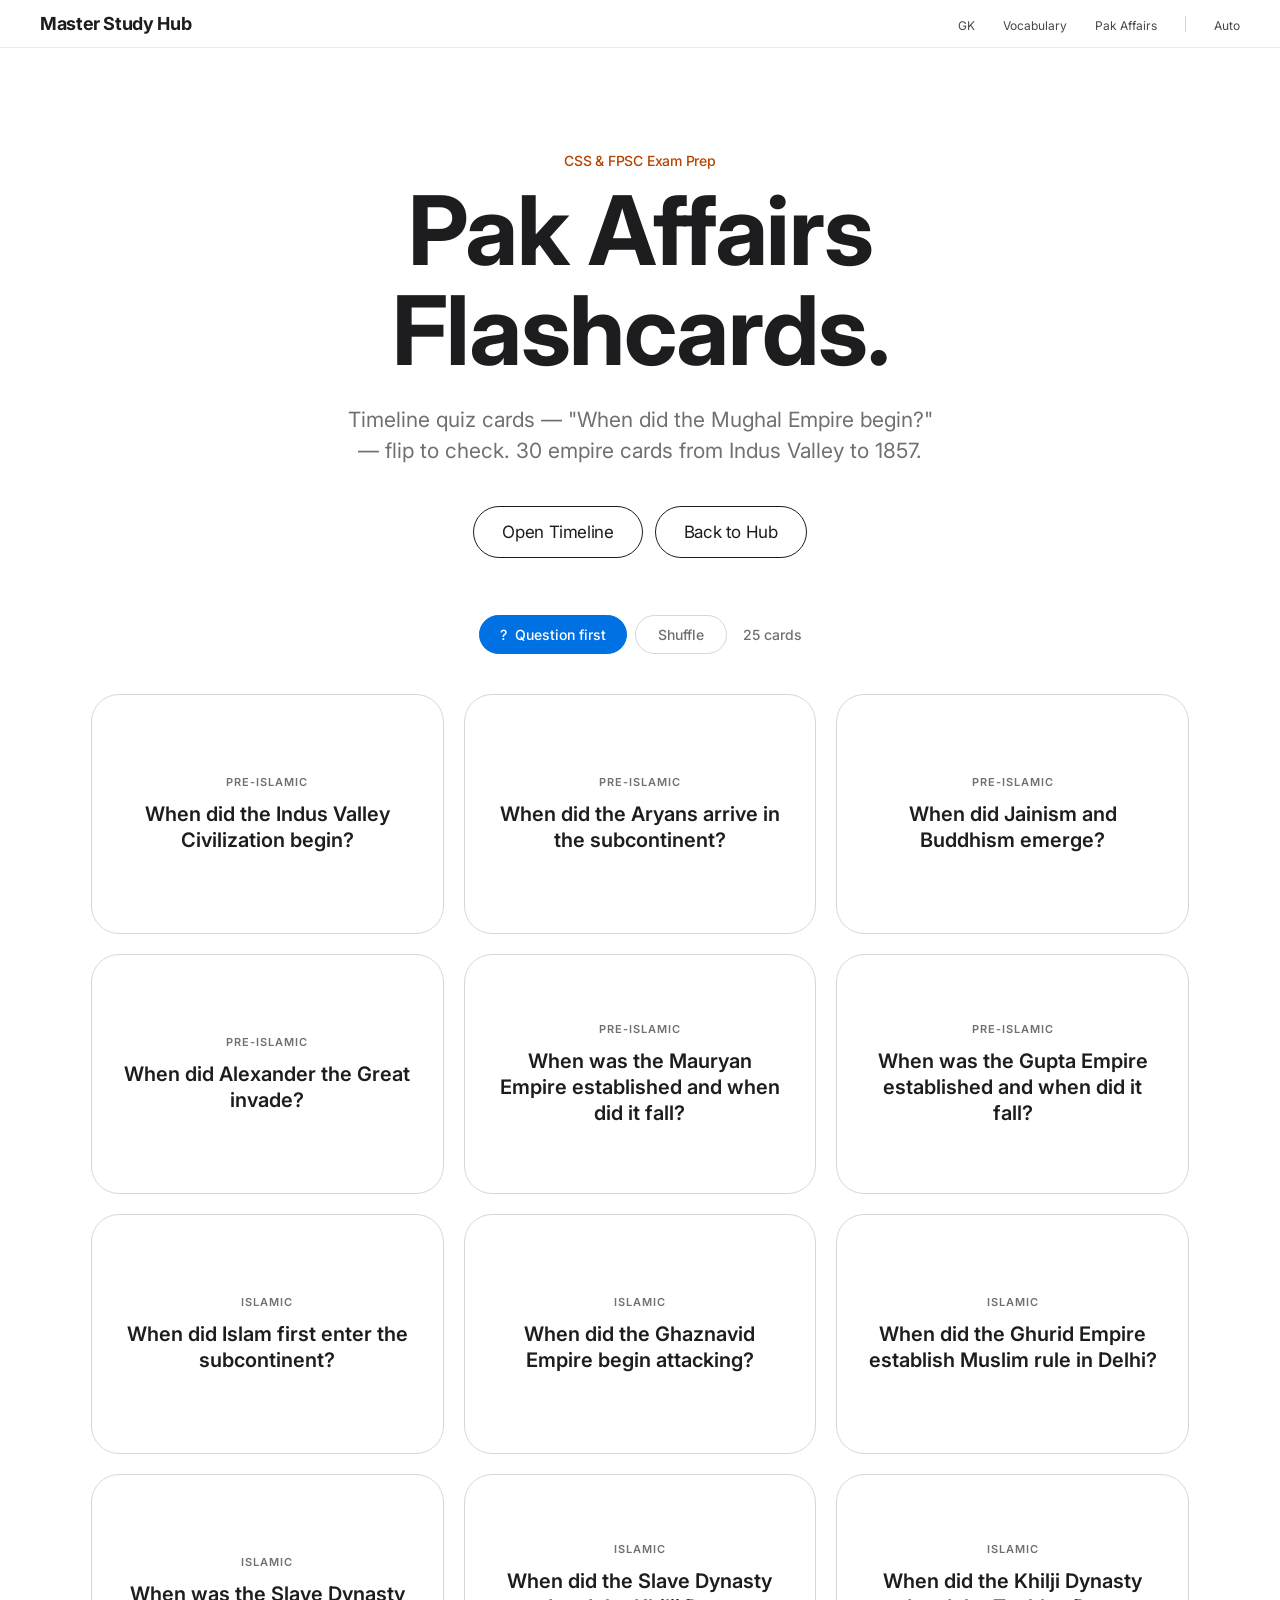
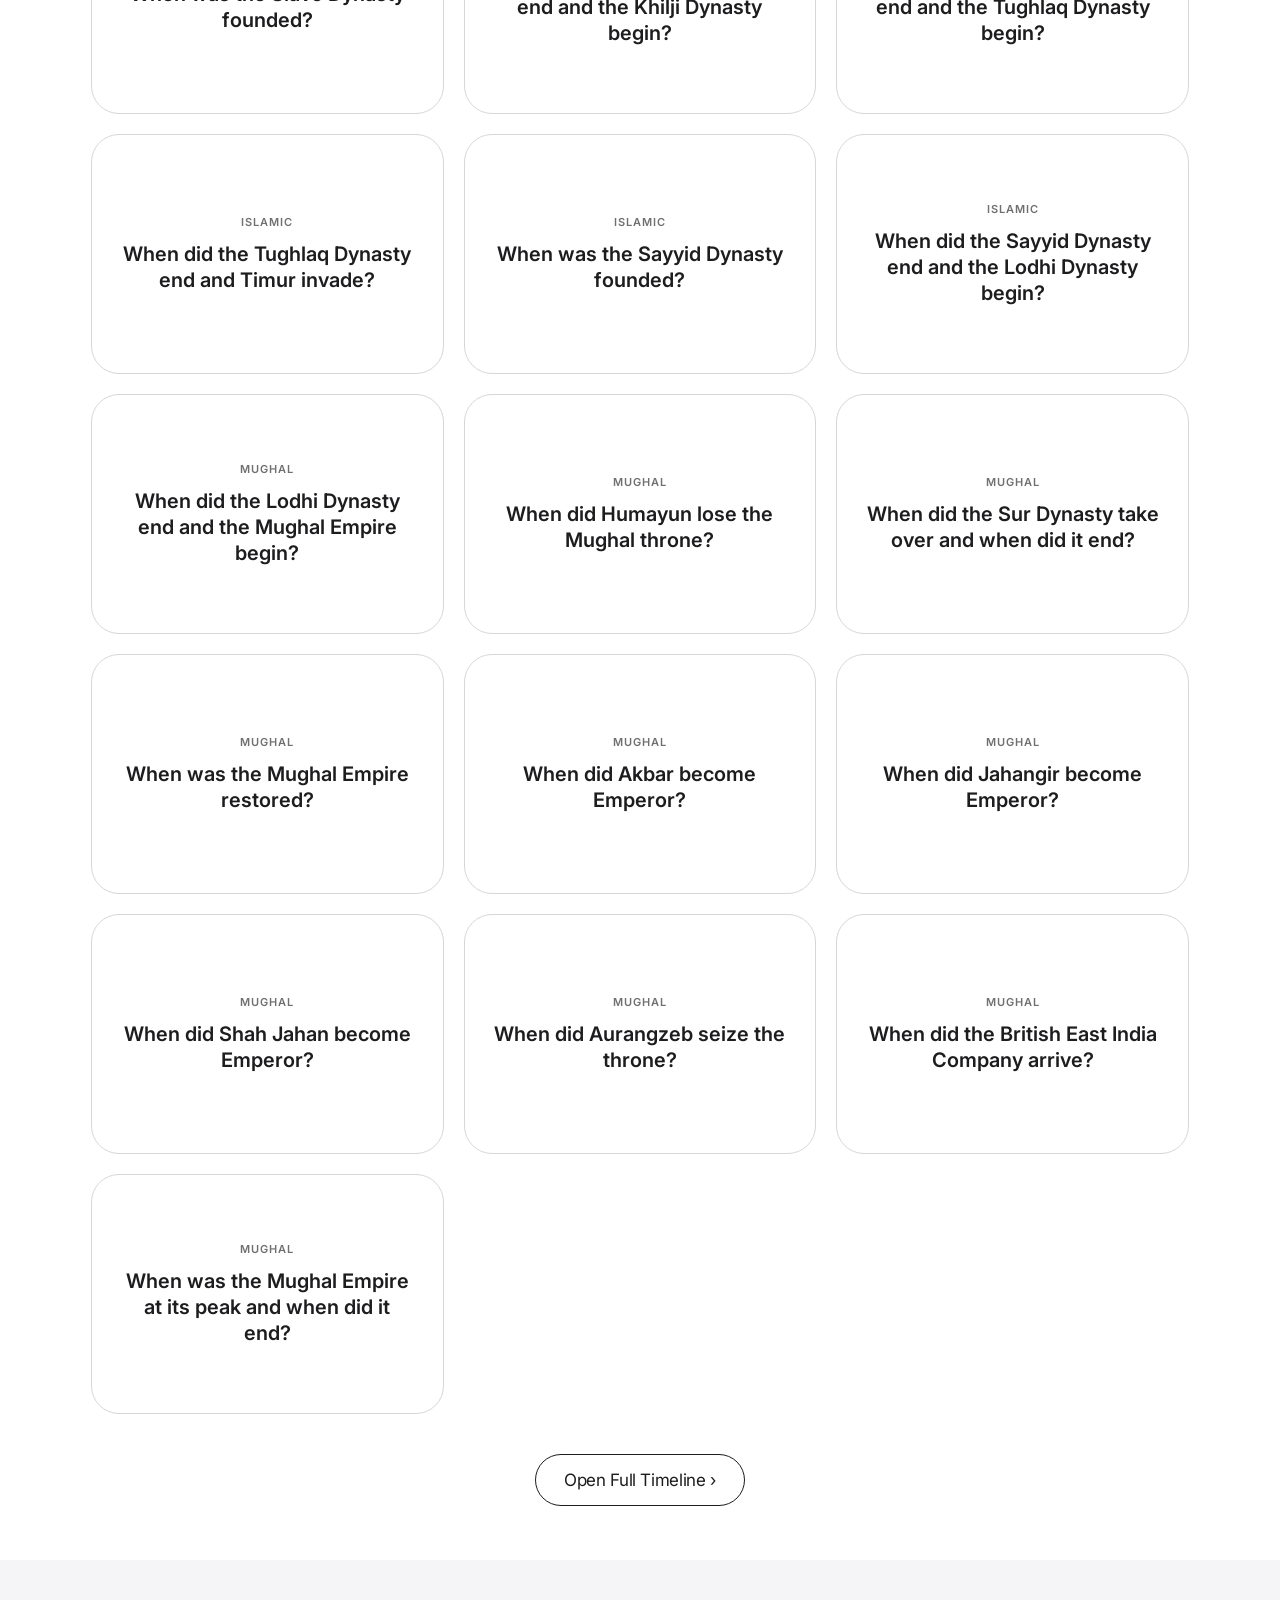
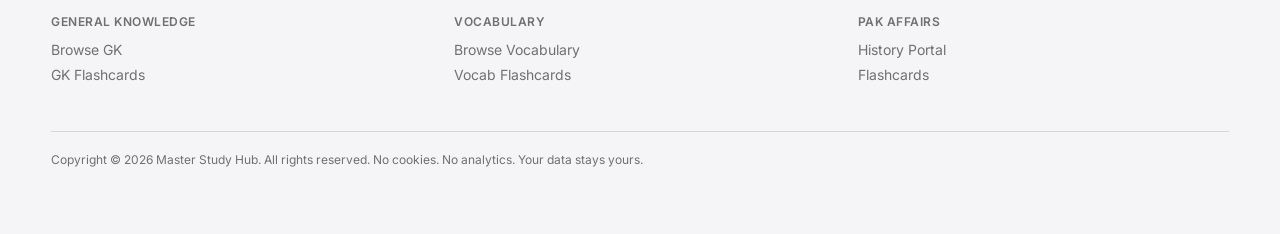
<file: pak-flashcards.html>
<!DOCTYPE html>
<html lang="en">
<head>
    <meta charset="UTF-8">
    <meta name="viewport" content="width=device-width, initial-scale=1.0">
    <meta name="description" content="Pak Affairs Flashcards - 25 cards covering every date and ruler from the Indus Valley to Aurangzeb. CSS & FPSC exam revision.">
    <meta name="theme-color" content="#1d1d1f">
    <title>Pak Affairs Flashcards</title>
    <link rel="preconnect" href="https://fonts.googleapis.com">
    <link rel="preconnect" href="https://fonts.gstatic.com" crossorigin>
    <link href="https://fonts.googleapis.com/css2?family=Inter:wght@400;500;600;700&display=swap" rel="stylesheet">
    <style>
        :root {
            --color-primary-ink: #1d1d1f;
            --color-mid-gray: #707070;
            --color-deep-gray: #474747;
            --color-hairline: #d6d6d6;
            --color-canvas: #f5f5f7;
            --color-paper: #ffffff;
            --color-cool-wash: #e8e8ed;
            --color-electric-blue: #0071e3;
            --color-link-blue: #0066cc;
            --color-ember: #b64400;
            --font-main: 'Inter', ui-sans-serif, system-ui, -apple-system, BlinkMacSystemFont, 'Segoe UI', Roboto, sans-serif;
            --radius-cards: 28px;
            --radius-buttons: 980px;
        }

        *, *::before, *::after { box-sizing: border-box; }

        html, body {
            margin: 0;
            padding: 0;
            background-color: var(--color-paper);
            color: var(--color-primary-ink);
            font-family: var(--font-main);
            -webkit-font-smoothing: antialiased;
            scroll-behavior: smooth;
        }

        body { overflow-x: hidden; }

        a { color: var(--color-link-blue); text-decoration: none; }
        a:hover { text-decoration: underline; }

        /* ── Global Nav ── */
        .global-nav {
            position: sticky;
            top: 0;
            z-index: 100;
            height: 48px;
            display: flex;
            align-items: center;
            justify-content: space-between;
            padding: 0 clamp(20px, 4vw, 40px);
            background: rgba(255, 255, 255, 0.82);
            backdrop-filter: saturate(180%) blur(20px);
            -webkit-backdrop-filter: saturate(180%) blur(20px);
            border-bottom: 1px solid rgba(0, 0, 0, 0.08);
        }

        .nav-brand {
            font-size: 18px;
            font-weight: 700;
            color: var(--color-primary-ink);
            letter-spacing: -0.02em;
        }

        .nav-links {
            display: flex;
            gap: 28px;
            list-style: none;
            margin: 0;
            padding: 0;
        }

        .nav-links a {
            font-size: 12px;
            font-weight: 400;
            color: var(--color-deep-gray);
            text-decoration: none;
            transition: color 0.2s;
        }

        .nav-links a:hover { color: var(--color-primary-ink); text-decoration: none; }

        .nav-links .nav-divider {
            width: 1px;
            height: 16px;
            background: var(--color-hairline);
            align-self: center;
        }

        @media (max-width: 768px) { .nav-links { display: none; } }

        /* ── Hero ── */
        .hero {
            padding: clamp(60px, 10vh, 100px) clamp(20px, 4vw, 80px) clamp(30px, 5vh, 50px);
            text-align: center;
            background: var(--color-paper);
        }

        .hero-eyebrow {
            display: inline-block;
            font-size: 14px;
            font-weight: 500;
            color: var(--color-ember);
            letter-spacing: -0.224px;
            margin-bottom: 12px;
        }

        .hero-title {
            font-size: clamp(48px, 8vw, 96px);
            font-weight: 700;
            line-height: 1.04;
            letter-spacing: -1.44px;
            color: var(--color-primary-ink);
            margin: 0 0 24px;
        }

        .hero-subtitle {
            font-size: clamp(17px, 2.2vw, 21px);
            font-weight: 400;
            line-height: 1.47;
            color: var(--color-mid-gray);
            max-width: 600px;
            margin: 0 auto 40px;
        }

        .cta-group {
            display: flex;
            flex-wrap: wrap;
            justify-content: center;
            gap: 12px;
            margin-bottom: 12px;
        }

        .btn-pill {
            display: inline-flex;
            align-items: center;
            justify-content: center;
            gap: 8px;
            padding: 14px 28px;
            font-family: var(--font-main);
            font-size: 17px;
            font-weight: 400;
            border-radius: var(--radius-buttons);
            text-decoration: none;
            transition: background 0.2s, color 0.2s, border-color 0.2s;
            cursor: pointer;
            min-height: 52px;
            letter-spacing: -0.022em;
        }

        .btn-pill--primary {
            background: var(--color-electric-blue);
            color: var(--color-paper);
            border: none;
        }
        .btn-pill--primary:hover { background: #0077ed; text-decoration: none; }

        .btn-pill--ghost {
            background: transparent;
            color: var(--color-primary-ink);
            border: 1px solid var(--color-primary-ink);
        }
        .btn-pill--ghost:hover { background: var(--color-primary-ink); color: var(--color-paper); text-decoration: none; }

        .hero-pricing {
            font-size: 17px;
            color: var(--color-mid-gray);
            margin-top: 8px;
        }

        /* ── Controls ── */
        .fc-controls {
            display: flex;
            justify-content: center;
            align-items: center;
            gap: 8px;
            margin-bottom: 40px;
            flex-wrap: wrap;
        }

        .fc-ctrl {
            padding: 10px 22px;
            border-radius: var(--radius-buttons);
            border: 1px solid var(--color-hairline);
            background: transparent;
            color: var(--color-mid-gray);
            font-family: var(--font-main);
            font-size: 14px;
            font-weight: 500;
            cursor: pointer;
            transition: background 0.2s, color 0.2s;
        }
        .fc-ctrl:hover { background: var(--color-cool-wash); color: var(--color-primary-ink); }

        .fc-counter {
            font-size: 14px;
            color: var(--color-mid-gray);
            font-weight: 500;
            margin-left: 8px;
        }

        /* ── Card Grid ── */
        .fc-section {
            padding: 0 clamp(20px, 4vw, 80px) clamp(40px, 6vh, 80px);
            max-width: 1200px;
            margin: 0 auto;
        }

        .fc-grid {
            display: grid;
            grid-template-columns: repeat(auto-fill, minmax(300px, 1fr));
            gap: 20px;
        }

        .fc-card-wrapper {
            perspective: 1000px;
            height: 240px;
        }

        .fc-card {
            position: relative;
            width: 100%;
            height: 100%;
            transform-style: preserve-3d;
            transition: transform 0.5s cubic-bezier(0.4, 0, 0.2, 1);
            cursor: pointer;
        }

        .fc-card.flipped { transform: rotateY(180deg); }

        .fc-face {
            position: absolute;
            inset: 0;
            backface-visibility: hidden;
            -webkit-backface-visibility: hidden;
            border-radius: var(--radius-cards);
            padding: 28px;
            display: flex;
            flex-direction: column;
            justify-content: center;
            align-items: center;
            text-align: center;
            overflow: hidden;
        }

        .fc-front {
            background: var(--color-paper);
            border: 1px solid var(--color-hairline);
        }

        .fc-back {
            background: var(--color-canvas);
            border: 1px solid var(--color-hairline);
            transform: rotateY(180deg);
            justify-content: flex-start;
            align-items: flex-start;
            text-align: left;
            overflow-y: auto;
        }

        .fc-back::-webkit-scrollbar { width: 4px; }
        .fc-back::-webkit-scrollbar-thumb { background: var(--color-hairline); border-radius: 4px; }

        .fc-era {
            font-size: 11px;
            font-weight: 600;
            text-transform: uppercase;
            letter-spacing: 1px;
            color: var(--color-mid-gray);
            margin-bottom: 12px;
        }

        .fc-front .fc-year {
            font-size: clamp(44px, 6vw, 60px);
            font-weight: 700;
            line-height: 1;
            letter-spacing: -1.2px;
            color: var(--color-primary-ink);
            margin: 0 0 12px;
        }

        .fc-front .fc-name {
            font-size: 16px;
            font-weight: 500;
            color: var(--color-mid-gray);
            margin: 0;
        }

        .fc-front .fc-question {
            font-size: clamp(16px, 2.5vw, 20px);
            font-weight: 600;
            color: var(--color-primary-ink);
            margin: 0;
            line-height: 1.3;
        }

        .fc-back .fc-back-title {
            font-size: 20px;
            font-weight: 600;
            color: var(--color-primary-ink);
            margin: 0 0 8px;
            line-height: 1.2;
        }

        .fc-back .fc-back-year {
            font-size: 13px;
            font-weight: 600;
            color: var(--color-electric-blue);
            margin-bottom: 10px;
        }

        .fc-back .fc-row {
            font-size: 13px;
            color: var(--color-mid-gray);
            margin-bottom: 4px;
            line-height: 1.5;
        }

        .fc-back .fc-row strong {
            color: var(--color-primary-ink);
            font-weight: 600;
        }

        .fc-back .fc-desc {
            font-size: 12px;
            color: var(--color-mid-gray);
            line-height: 1.5;
            margin-top: 10px;
            border-top: 1px solid var(--color-hairline);
            padding-top: 10px;
        }

        .fc-hint {
            font-size: 12px;
            color: var(--color-hairline);
        }

        .fc-dir-toggle {
            display: inline-flex;
            align-items: center;
            gap: 8px;
            padding: 10px 20px;
            border-radius: var(--radius-buttons);
            border: 1px solid var(--color-hairline);
            background: transparent;
            color: var(--color-mid-gray);
            font-family: var(--font-main);
            font-size: 14px;
            font-weight: 500;
            cursor: pointer;
            transition: background 0.2s, color 0.2s, border-color 0.2s;
        }

        .fc-dir-toggle:hover {
            background: var(--color-cool-wash);
            color: var(--color-primary-ink);
        }

        .fc-dir-toggle.active-dir {
            background: var(--color-electric-blue);
            color: var(--color-paper);
            border-color: var(--color-electric-blue);
        }

        .fc-footer {
            text-align: center;
            margin-top: 40px;
        }

        @media (max-width: 640px) {
            .fc-grid { grid-template-columns: 1fr; }
            .fc-card-wrapper { height: 220px; }
        }

        /* ── Footer ── */
        .site-footer {
            background: var(--color-canvas);
            padding: clamp(40px, 6vh, 80px) clamp(20px, 4vw, 80px);
        }
        .footer-inner { max-width: 1200px; margin: 0 auto; }
        .footer-grid {
            display: grid;
            grid-template-columns: repeat(auto-fit, minmax(160px, 1fr));
            gap: 32px;
            margin-bottom: 40px;
        }
        .footer-col-title {
            font-size: 12px;
            font-weight: 600;
            color: var(--color-mid-gray);
            text-transform: uppercase;
            letter-spacing: 0.5px;
            margin: 0 0 12px;
        }
        .footer-col a {
            display: block;
            font-size: 14px;
            font-weight: 400;
            color: var(--color-mid-gray);
            text-decoration: none;
            margin-bottom: 8px;
        }
        .footer-col a:hover { color: var(--color-primary-ink); text-decoration: none; }
        .footer-legal {
            border-top: 1px solid var(--color-hairline);
            padding-top: 20px;
            font-size: 12px;
            color: var(--color-mid-gray);
            line-height: 1.33;
        }
        .footer-legal a { color: var(--color-link-blue); }

        /* ── Dark Mode ── */
        [data-theme="dark"] {
            --color-primary-ink: #f8fafc;
            --color-mid-gray: #94a3b8;
            --color-deep-gray: #cbd5e1;
            --color-hairline: #334155;
            --color-canvas: #0f172a;
            --color-paper: #1e293b;
            --color-cool-wash: #1e293b;
        }
        [data-theme="dark"] .global-nav {
            background: rgba(15, 23, 42, 0.82);
            border-bottom-color: rgba(51, 65, 85, 0.5);
        }
        [data-theme="dark"] .btn-pill--ghost {
            border-color: var(--color-mid-gray);
        }
        [data-theme="dark"] .btn-pill--ghost:hover {
            background: var(--color-primary-ink);
            color: var(--color-canvas);
        }
        [data-theme="dark"] .fc-ctrl {
            border-color: var(--color-hairline);
            color: var(--color-mid-gray);
        }
        [data-theme="dark"] .fc-ctrl:hover {
            background: var(--color-cool-wash);
            color: var(--color-primary-ink);
        }
        [data-theme="dark"] .fc-front {
            background: var(--color-paper);
            border-color: var(--color-hairline);
        }
        [data-theme="dark"] .fc-back {
            background: var(--color-canvas);
            border-color: var(--color-hairline);
        }
    </style>
</head>
<body data-theme="light">

    <!-- ── Global Nav ── -->
    <nav class="global-nav" role="navigation" aria-label="Global">
        <a href="./index.html" class="nav-brand" style="text-decoration:none;">Master Study Hub</a>
        <ul class="nav-links">
            <li><a href="./gk-browse.html">GK</a></li>
            <li><a href="./vocab-browse.html">Vocabulary</a></li>
            <li><a href="./pak-affairs.html">Pak Affairs</a></li>
            <li class="nav-divider" aria-hidden="true"></li>
            <li><a href="#" id="theme-toggle" role="button" aria-label="Toggle dark mode">Auto</a></li>
        </ul>
    </nav>

    <main>
        <!-- ── Hero ── -->
        <section class="hero" aria-labelledby="fc-hero-title">
            <p class="hero-eyebrow">CSS & FPSC Exam Prep</p>
            <h1 id="fc-hero-title" class="hero-title">Pak Affairs<br>Flashcards.</h1>
            <p class="hero-subtitle">
                Timeline quiz cards — "When did the Mughal Empire begin?" — flip to check. 30 empire cards from Indus Valley to 1857.
            </p>
            <div class="cta-group">
                <a class="btn-pill btn-pill--ghost" href="./pak-affairs.html">Open Timeline</a>
                <a class="btn-pill btn-pill--ghost" href="./index.html">Back to Hub</a>
            </div>
        </section>

        <!-- ── Flashcard Engine ── -->
        <section class="fc-section">

            <div class="fc-controls" id="fc-controls-row">
                <button class="fc-dir-toggle active-dir" id="fc-dir-btn" title="Flip question/answer direction">
                    <span id="fc-dir-icon">?</span>
                    <span id="fc-dir-label">Question first</span>
                </button>
                <button class="fc-ctrl" id="fc-shuffle">Shuffle</button>
                <span class="fc-counter" id="fc-counter">25 cards</span>
            </div>

            <div class="fc-grid" id="fc-grid"></div>

            <div class="fc-footer">
                <a class="btn-pill btn-pill--ghost" href="./pak-affairs.html">Open Full Timeline &rsaquo;</a>
            </div>
        </section>
    </main>

    <!-- ── Footer ── -->
    <footer class="site-footer" role="contentinfo">
        <div class="footer-inner">
            <div class="footer-grid">
                <div class="footer-col">
                    <h4 class="footer-col-title">General Knowledge</h4>
                    <a href="./gk-browse.html">Browse GK</a>
                    <a href="./gk.html">GK Flashcards</a>
                </div>
                <div class="footer-col">
                    <h4 class="footer-col-title">Vocabulary</h4>
                    <a href="./vocab-browse.html">Browse Vocabulary</a>
                    <a href="./vocab.html">Vocab Flashcards</a>
                </div>
                <div class="footer-col">
                    <h4 class="footer-col-title">Pak Affairs</h4>
                    <a href="./pak-affairs.html">History Portal</a>
                    <a href="./pak-flashcards.html">Flashcards</a>
                </div>
            </div>
            <p class="footer-legal">
                Copyright &copy; 2026 Master Study Hub. All rights reserved.
                No cookies. No analytics. Your data stays yours.
            </p>
        </div>
    </footer>

    <script>
        // ═══════════════════════════════════════════
        //  Dates — Timeline Quiz Cards
        // ═══════════════════════════════════════════
        var dateCards = [
            // ── Pre-Islamic Era ──
            {q:'When did the Indus Valley Civilization begin?',era:'Pre-Islamic',a:'4000 BC',detail:'Harappa & Mohenjo-Daro. Standardized bricks, drainage, urban planning. Fell to climate change, not war.'},
            {q:'When did the Aryans arrive in the subcontinent?',era:'Pre-Islamic',a:'~1300 BC',detail:'Brought Sanskrit, Vedic Culture, and the caste system. Dominated the subcontinent for centuries.'},
            {q:'When did Jainism and Buddhism emerge?',era:'Pre-Islamic',a:'~500 BC',detail:'Rebellion against Brahmin caste system. Buddha: 4 Noble Truths. Mahavira: Ahimsa (non-violence).'},
            {q:'When did Alexander the Great invade?',era:'Pre-Islamic',a:'327 BC',detail:'Battle of Hydaspes vs Raja Porus on the Jhelum River. Introduced Greek influence to the region.'},
            {q:'When was the Mauryan Empire established and when did it fall?',era:'Pre-Islamic',a:'321 BC - ~185 BC',detail:'Founded by Chandragupta Maurya with Chanakya. Ashoka spread Buddhism, created 3-Lion Emblem. Fell when last emperor assassinated by Pushyamitra Shunga.'},
            {q:'When was the Gupta Empire established and when did it fall?',era:'Pre-Islamic',a:'319 AD - ~550 AD',detail:'The Golden Age. Nalanda University, invention of Zero (Aryabhata), magnetism. Collapsed under Huna (Hephthalite) invasions.'},
            // ── Islamic Era ──
            {q:'When did Islam first enter the subcontinent?',era:'Islamic',a:'712 AD',detail:'Muhammad bin Qasim conquered Sindh for the Umayyad Caliphate. First formal Islamic state entry.'},
            {q:'When did the Ghaznavid Empire begin attacking?',era:'Islamic',a:'~1001 AD',detail:'Mahmud of Ghazni attacked 17 times over 23 years. Battle of Peshawar (1001), Somnath Temple (1024).'},
            {q:'When did the Ghurid Empire establish Muslim rule in Delhi?',era:'Islamic',a:'1192 AD',detail:'Sahabuddin Ghauri defeated Prithviraj Chauhan at Second Battle of Tarain. Permanently established Muslim rule in Delhi.'},
            {q:'When was the Slave Dynasty founded?',era:'Islamic',a:'1206',detail:'Qutbuddin Aibak. First Sultan of Delhi. Died playing Polo. Iltutmish created the Chalisa system.'},
            {q:'When did the Slave Dynasty end and the Khilji Dynasty begin?',era:'Islamic',a:'1290',detail:'Slave Dynasty collapsed after Balban death. Jalaluddin Khilji seized power. Alauddin later murdered him, pushed empire into South India.'},
            {q:'When did the Khilji Dynasty end and the Tughlaq Dynasty begin?',era:'Islamic',a:'1320',detail:'Khilji Dynasty collapsed after Alauddin death. Ghiyasuddin Tughlaq founded new dynasty. Muhammad Bin Tughlaq: token currency, capital transfer disasters.'},
            {q:'When did the Tughlaq Dynasty end and Timur invade?',era:'Islamic',a:'1398',detail:'Timur sacked Delhi. Tughlaqs too weak to resist. Plundered city, massacred citizens. Appointed Khizr Khan, founding Sayyid Dynasty.'},
            {q:'When was the Sayyid Dynasty founded?',era:'Islamic',a:'1414',detail:'Khizr Khan appointed by Timur. Limited to Delhi. Vassals of Timurid Empire. Era: 1414-1451.'},
            {q:'When did the Sayyid Dynasty end and the Lodhi Dynasty begin?',era:'Islamic',a:'1451',detail:'Bahlol Lodhi seized power, ending Sayyids. Afghan tribal rule. Sikandar shifted capital to Agra. Last dynasty before Mughals.'},
            {q:'When did the Lodhi Dynasty end and the Mughal Empire begin?',era:'Mughal',a:'1526',detail:'Ibrahim Lodhi defeated by Babur at First Battle of Panipat. Cannons + Tulughma tactic. End of Delhi Sultanate. Start of Mughal era.'},
            // ── Mughal Era ──
            {q:'When did Humayun lose the Mughal throne?',era:'Mughal',a:'1540',detail:'Defeated by Sher Shah Suri at Battles of Chausa (1539) and Kanauj (1540). Mughals exiled for 15 years.'},
            {q:'When did the Sur Dynasty take over and when did it end?',era:'Mughal',a:'1540 - 1555',detail:'Sher Shah Suri founded Sur Dynasty after defeating Humayun. Introduced Rupiya, built Grand Trunk Road. Ended when Humayun reclaimed Delhi.'},
            {q:'When was the Mughal Empire restored?',era:'Mughal',a:'1555',detail:'Humayun reclaimed throne at Battle of Sirhind. Died 1556. Akbar became emperor at age 12.'},
            {q:'When did Akbar become Emperor?',era:'Mughal',a:'1556',detail:'Age 12. Mansabdari system, Din-e-Ilahi, abolished Jizya, banned Sati. Greatest Mughal admin reformer.'},
            {q:'When did Jahangir become Emperor?',era:'Mughal',a:'1605',detail:'Art patron, Chain of Justice. Nur Jahan ran the court. Executed Guru Arjan Dev, militarized Sikhs.'},
            {q:'When did Shah Jahan become Emperor?',era:'Mughal',a:'1628',detail:'Taj Mahal, Red Fort, Jama Masjid. Golden age of Mughal architecture. Imprisoned by Aurangzeb.'},
            {q:'When did Aurangzeb seize the throne?',era:'Mughal',a:'1658',detail:'Defeated brothers, executed Dara Shikoh. Peak territory. Reinstated Jizya. Mughals began decline.'},
            {q:'When did the British East India Company arrive?',era:'Mughal',a:'1615',detail:'Sir Thomas Roe at Jahangir court. Trading factory at Surat. EIC chartered 1600. Soft entry colonialism.'},
            {q:'When was the Mughal Empire at its peak and when did it end?',era:'Mughal',a:'~1700 - 1857',detail:'Aurangzeb expanded to maximum territory (~1700). Maratha/Sikh revolts weakened it. Ended 1857 after Sepoy Mutiny. Bahadur Shah Zafar exiled.'}
        ];

        var grid = document.getElementById('fc-grid');
        var counter = document.getElementById('fc-counter');
        var dirBtn = document.getElementById('fc-dir-btn');
        var dirIcon = document.getElementById('fc-dir-icon');
        var dirLabel = document.getElementById('fc-dir-label');
        var direction = 'question';


        function renderCards() {
            grid.innerHTML = '';
            dateCards.forEach(function(d) {
                grid.appendChild(createDateCard(d));
            });
            counter.textContent = dateCards.length + ' cards';
        }

        function createDateCard(d) {
            var wrapper = document.createElement('div');
            wrapper.className = 'fc-card-wrapper';
            var card = document.createElement('div');
            card.className = 'fc-card';
            if (direction === 'question') {
                card.innerHTML =
                    '<div class="fc-face fc-front">' +
                        '<span class="fc-era">' + d.era + '</span>' +
                        '<div class="fc-question">' + d.q + '</div>' +
                    '</div>' +
                    '<div class="fc-face fc-back">' +
                        '<div class="fc-back-title" style="color:var(--color-electric-blue);">' + d.a + '</div>' +
                        '<div class="fc-desc">' + d.detail + '</div>' +
                    '</div>';
            } else {
                card.innerHTML =
                    '<div class="fc-face fc-front">' +
                        '<span class="fc-era">' + d.era + '</span>' +
                        '<div class="fc-year">' + d.a + '</div>' +
                        '<div class="fc-name">Which empire or event?</div>' +
                    '</div>' +
                    '<div class="fc-face fc-back">' +
                        '<div class="fc-back-title" style="color:var(--color-electric-blue);">' + d.q + '</div>' +
                        '<div class="fc-desc">' + d.detail + '</div>' +
                    '</div>';
            }
            card.addEventListener('click', function() { card.classList.toggle('flipped'); });
            wrapper.appendChild(card);
            return wrapper;
        }

        // Direction toggle
        dirBtn.addEventListener('click', function() {
            if (direction === 'question') {
                direction = 'answer';
                dirBtn.classList.remove('active-dir');
                dirIcon.textContent = '\u21BB';
                dirLabel.textContent = 'Year first';
            } else {
                direction = 'question';
                dirBtn.classList.add('active-dir');
                dirIcon.textContent = '?';
                dirLabel.textContent = 'Question first';
            }
            renderCards();
        });

        // Shuffle
        document.getElementById('fc-shuffle').addEventListener('click', function() {
            for (var i = dateCards.length - 1; i > 0; i--) {
                var j = Math.floor(Math.random() * (i + 1));
                var temp = dateCards[i];
                dateCards[i] = dateCards[j];
                dateCards[j] = temp;
            }
            renderCards();
        });

        renderCards();

        // Theme toggle
        var toggle = document.getElementById('theme-toggle');
        var body = document.body;
        var stored = localStorage.getItem('theme');
        if (stored) {
            body.setAttribute('data-theme', stored);
            toggle.textContent = stored === 'dark' ? 'Light' : 'Dark';
        }
        toggle.addEventListener('click', function(e) {
            e.preventDefault();
            var current = body.getAttribute('data-theme');
            var next = current === 'dark' ? 'light' : 'dark';
            body.setAttribute('data-theme', next);
            localStorage.setItem('theme', next);
            toggle.textContent = next === 'dark' ? 'Light' : 'Dark';
        });
    </script>
</body>
</html>
</file>
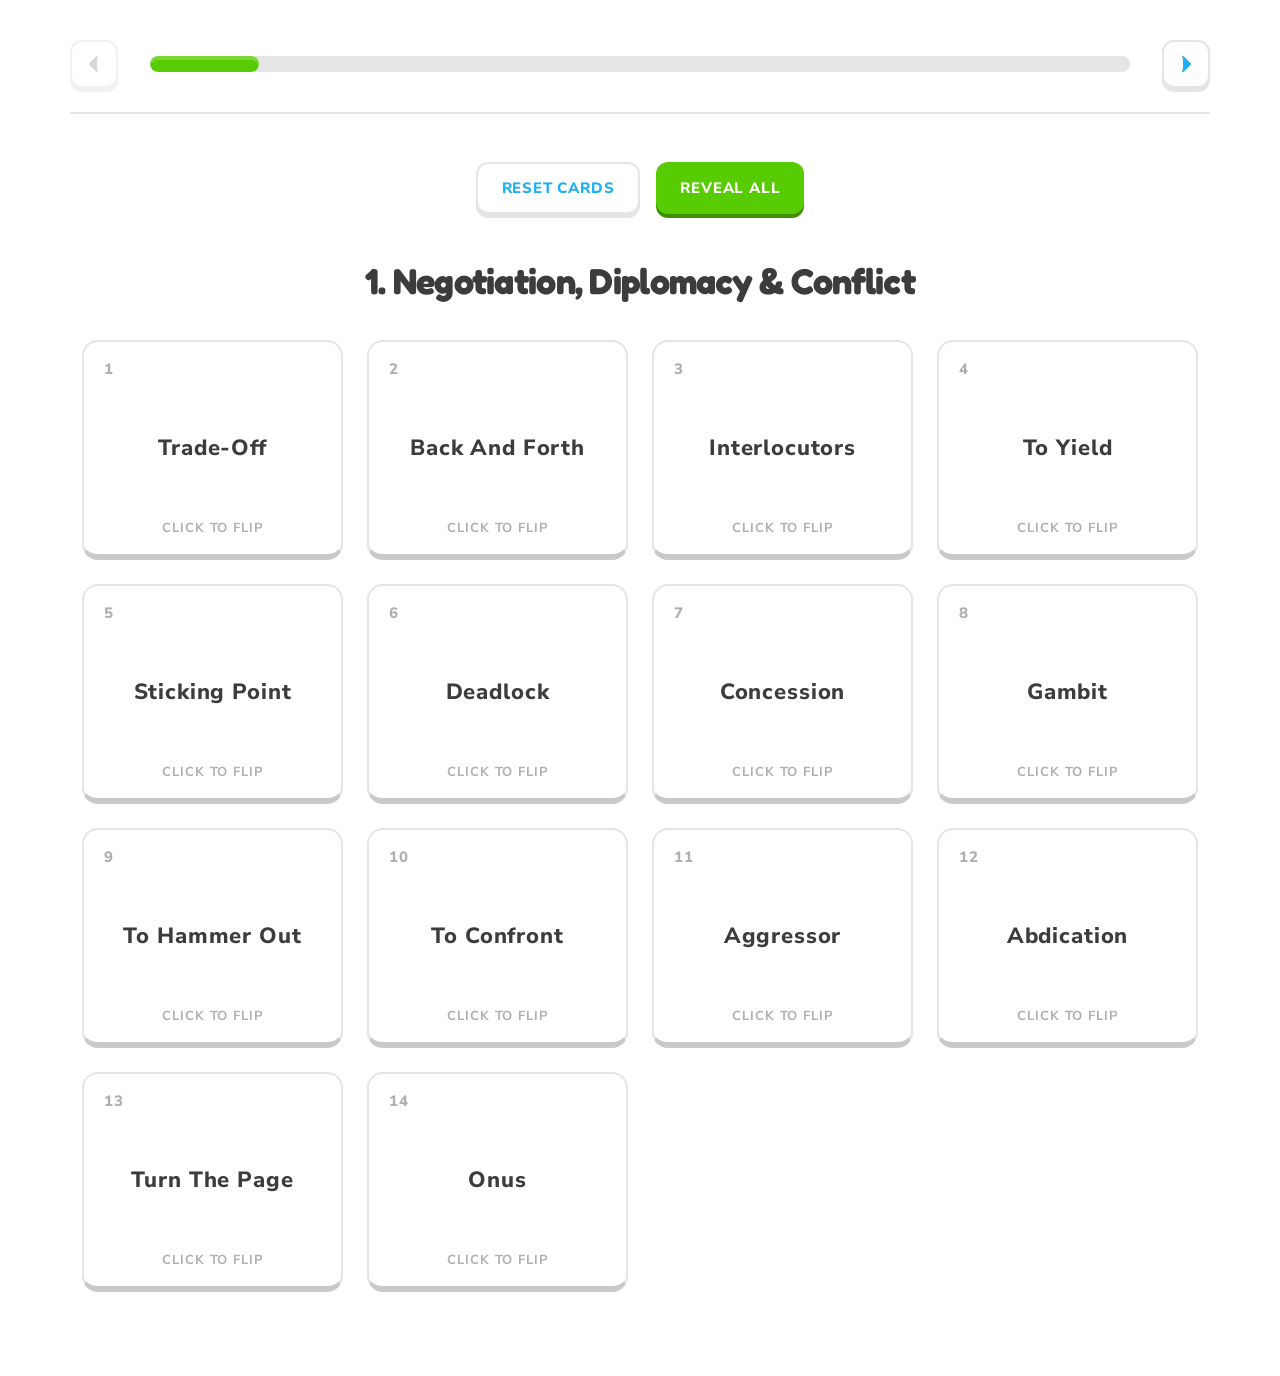
<file: vocab (2).html>
<!DOCTYPE html>
<html lang="en">
<head>
    <meta charset="UTF-8">
    <meta name="viewport" content="width=device-width, initial-scale=1.0">
    <title>Duolingo-Style Flashcards - Lesson Path</title>
    <link href="https://fonts.googleapis.com/css2?family=Fredoka+One&family=Nunito+Sans:wght@400;600;700;800&display=swap" rel="stylesheet">
    <style>
        :root {
            /* Duolingo Brand Tokens */
            --color-duo-green: #58cc02;
            --color-duo-green-shadow: #3f8f01;
            --color-duo-green-light: #d7ffb8;
            --color-sky-blue: #1cb0f6;
            --color-sky-blue-shadow: #1899d6;
            --color-snow-white: #ffffff;
            --color-cloud-gray: #e5e5e5;
            --color-cloud-gray-shadow: #c9c9c9;
            --color-almost-black: #3c3c3c;
            --color-graphite: #777777;
            --color-silver: #afafaf;
            
            --font-feather: 'Fredoka One', cursive;
            --font-din-round: 'Nunito Sans', sans-serif;
            
            --radius-cards: 16px;
            --radius-buttons: 12px;
        }

        * {
            box-sizing: border-box;
            margin: 0;
            padding: 0;
        }

        /* --- Custom Scrollbar --- */
        html {
            scrollbar-width: thin;
            scrollbar-color: var(--color-cloud-gray-shadow) transparent;
        }

        ::-webkit-scrollbar {
            width: 8px;
            height: 8px;
        }

        ::-webkit-scrollbar-track {
            background: transparent;
        }

        ::-webkit-scrollbar-thumb {
            background: var(--color-cloud-gray-shadow); 
            border-radius: 10px;
        }

        ::-webkit-scrollbar-thumb:hover {
            background: var(--color-silver);
        }
        /* ---------------------------------- */

        body {
            background-color: var(--color-snow-white);
            color: var(--color-almost-black);
            font-family: var(--font-din-round);
            letter-spacing: 0.053em;
            line-height: 1.5;
            padding: 40px 24px 60px 24px;
            overflow-x: hidden;
        }

        .container {
            max-width: 1140px;
            margin: 0 auto;
        }

        /* Top Navigation Bar */
        .top-nav {
            display: flex;
            align-items: center;
            justify-content: space-between;
            margin-bottom: 48px;
            padding-bottom: 24px;
            border-bottom: 2px solid var(--color-cloud-gray);
        }

        .nav-btn {
            background-color: var(--color-snow-white);
            color: var(--color-sky-blue);
            border: 2px solid var(--color-cloud-gray);
            box-shadow: 0 4px 0 var(--color-cloud-gray);
            width: 48px;
            height: 48px;
            border-radius: var(--radius-buttons);
            display: flex;
            align-items: center;
            justify-content: center;
            cursor: pointer;
            transition: transform 0.1s, box-shadow 0.1s;
        }

        .nav-btn:active:not(:disabled) {
            transform: translateY(4px);
            box-shadow: none;
        }

        .nav-btn:disabled {
            color: var(--color-silver);
            cursor: not-allowed;
            opacity: 0.5;
        }

        .nav-btn svg {
            width: 24px;
            height: 24px;
            fill: currentColor;
            stroke: currentColor;
            stroke-width: 2;
        }

        /* Progress Bar */
        .progress-wrapper {
            flex-grow: 1;
            height: 16px;
            background-color: var(--color-cloud-gray);
            border-radius: 8px;
            margin: 0 32px;
            position: relative;
            overflow: hidden;
        }

        .progress-fill {
            height: 100%;
            background-color: var(--color-duo-green);
            width: 0%;
            transition: width 0.4s ease;
            border-radius: 8px;
            box-shadow: inset 0 4px 0 rgba(255,255,255,0.2); 
        }

        /* Carousel Layout */
        .slider-viewport {
            width: 100%;
            overflow: hidden; /* Clips extra white space from shorter slides */
            position: relative;
            transition: height 0.4s ease; /* Smoothly animates height changes */
        }

        .slider-track {
            display: flex;
            transition: transform 0.5s cubic-bezier(0.25, 1, 0.5, 1);
            align-items: flex-start;
        }

        .slide {
            min-width: 100%;
            padding: 0 12px;
        }

        /* Slide Headers */
        .category-header {
            margin-bottom: 32px;
            text-align: center;
        }

        .category-header h2 {
            font-family: var(--font-feather);
            font-size: 36px;
            color: var(--color-almost-black);
            margin: 0;
            letter-spacing: -0.02em;
        }

        .category-header p {
            color: var(--color-graphite);
            font-weight: 700;
            margin-top: 8px;
        }

        /* General Controls */
        .global-controls {
            display: flex;
            justify-content: center;
            gap: 16px;
            margin-bottom: 40px;
        }

        .btn {
            font-family: var(--font-din-round);
            font-size: 15px;
            font-weight: 800;
            letter-spacing: 0.053em;
            text-transform: uppercase;
            padding: 14px 24px;
            border: none;
            border-radius: var(--radius-buttons);
            cursor: pointer;
            transition: transform 0.1s, box-shadow 0.1s;
        }

        .btn:active {
            transform: translateY(4px);
            box-shadow: none !important;
        }

        .btn-primary {
            background-color: var(--color-duo-green);
            color: var(--color-snow-white);
            box-shadow: 0 4px 0 var(--color-duo-green-shadow);
        }

        .btn-secondary {
            background-color: var(--color-snow-white);
            color: var(--color-sky-blue);
            border: 2px solid var(--color-cloud-gray);
            box-shadow: 0 4px 0 var(--color-cloud-gray);
        }

        /* Flashcard Grid */
        .card-grid {
            display: grid;
            grid-template-columns: repeat(auto-fill, minmax(260px, 1fr));
            gap: 24px;
            padding-bottom: 24px;
        }

        /* 3D Flip Card Implementation */
        .flashcard-wrapper {
            perspective: 1000px;
            height: 220px;
        }

        .flashcard-inner {
            position: relative;
            width: 100%;
            height: 100%;
            text-align: center;
            transition: transform 0.6s cubic-bezier(0.4, 0, 0.2, 1);
            transform-style: preserve-3d;
            cursor: pointer;
        }

        .flashcard-wrapper.revealed .flashcard-inner {
            transform: rotateY(180deg);
        }

        .flashcard-front, .flashcard-back {
            position: absolute;
            width: 100%;
            height: 100%;
            backface-visibility: hidden;
            border-radius: var(--radius-cards);
            padding: 24px;
            display: flex;
            flex-direction: column;
            justify-content: center;
            align-items: center;
            background-color: var(--color-snow-white);
        }

        .flashcard-front {
            border: 2px solid var(--color-cloud-gray);
            border-bottom: 6px solid var(--color-cloud-gray-shadow);
            transition: all 0.1s ease;
        }
        
        .flashcard-wrapper:hover .flashcard-front {
            background-color: #fcfcfc;
        }

        .flashcard-wrapper:active .flashcard-front {
            border-bottom-width: 2px;
            transform: translateY(4px);
        }

        .card-number {
            position: absolute;
            top: 16px;
            left: 20px;
            font-size: 15px;
            font-weight: 800;
            color: var(--color-silver);
        }

        .card-word {
            font-size: 22px;
            font-weight: 800;
            color: var(--color-almost-black);
        }

        .flip-hint {
            position: absolute;
            bottom: 16px;
            font-size: 13px;
            font-weight: 700;
            color: var(--color-silver);
            text-transform: uppercase;
        }

        .flashcard-back {
            background-color: var(--color-duo-green-light);
            border: 2px solid var(--color-duo-green);
            border-bottom: 6px solid var(--color-duo-green-shadow);
            transform: rotateY(180deg);
        }

        .card-meaning {
            font-size: 15px;
            font-weight: 700;
            color: var(--color-almost-black);
            line-height: 1.4;
        }

        /* Floating Back to Top Button */
        .back-to-top {
            position: fixed;
            bottom: 32px;
            right: 32px;
            z-index: 1000;
            opacity: 0;
            pointer-events: none;
            transform: translateY(20px);
            transition: all 0.3s cubic-bezier(0.4, 0, 0.2, 1);
            background-color: var(--color-sky-blue);
            color: var(--color-snow-white);
            box-shadow: 0 4px 0 var(--color-sky-blue-shadow);
            display: flex;
            align-items: center;
            gap: 8px;
        }

        .back-to-top.visible {
            opacity: 1;
            pointer-events: auto;
            transform: translateY(0);
        }

        .back-to-top svg {
            width: 18px;
            height: 18px;
            fill: none;
            stroke: currentColor;
            stroke-width: 3;
            stroke-linecap: round;
            stroke-linejoin: round;
        }
    </style>
</head>
<body>

    <div class="container">
        
        <div class="top-nav" id="topAnchor">
            <button class="nav-btn" id="prevBtn" onclick="moveSlide(-1)" aria-label="Previous Section">
                <svg viewBox="0 0 24 24"><path stroke-linecap="round" stroke-linejoin="round" d="M15 19l-7-7 7-7" /></svg>
            </button>
            
            <div class="progress-wrapper">
                <div class="progress-fill" id="progressFill"></div>
            </div>

            <button class="nav-btn" id="nextBtn" onclick="moveSlide(1)" aria-label="Next Section">
                <svg viewBox="0 0 24 24"><path stroke-linecap="round" stroke-linejoin="round" d="M9 5l7 7-7 7" /></svg>
            </button>
        </div>

        <div class="global-controls">
            <button class="btn btn-secondary" onclick="hideAll()">Reset Cards</button>
            <button class="btn btn-primary" onclick="revealAll()">Reveal All</button>
        </div>

        <div class="slider-viewport" id="sliderViewport">
            <div class="slider-track" id="sliderTrack">
                </div>
        </div>

    </div>

    <button class="btn back-to-top" id="backToTopBtn" onclick="scrollToTop()">
        <svg viewBox="0 0 24 24"><path d="M5 15l7-7 7 7" /></svg>
        TOP
    </button>

    <script>
        // Full 97-word dataset
        const vocabData = {
            "1. Negotiation, Diplomacy & Conflict": [
                {"word": "Trade-Off", "meaning": "A balance achieved between two desirable but incompatible things; giving up one thing to get another."},
                {"word": "Back And Forth", "meaning": "Repeated movement, discussion, or negotiation between two sides (e.g., 'back and forth talks')."},
                {"word": "Interlocutors", "meaning": "The people participating in a conversation, dialogue, or diplomatic negotiation."},
                {"word": "To Yield", "meaning": "To give way, surrender, or agree to a demand (e.g., 'yielding territory')."},
                {"word": "Sticking Point", "meaning": "A specific issue in a negotiation that prevents an agreement from being reached."},
                {"word": "Deadlock", "meaning": "A situation where no progress can be made because of complete disagreement (a standoff)."},
                {"word": "Concession", "meaning": "Something you give up or agree to during a negotiation to reach a compromise."},
                {"word": "Gambit", "meaning": "A calculated action or opening move intended to gain an advantage (from chess)."},
                {"word": "To Hammer Out", "meaning": "To negotiate and reach an agreement through intense, prolonged discussion."},
                {"word": "To Confront", "meaning": "To face a hostile force, problem, or person head-on."},
                {"word": "Aggressor", "meaning": "The country, group, or person that attacks first or initiates a conflict."},
                {"word": "Abdication", "meaning": "The act of a leader (like a king or CEO) formally stepping down or giving up their power/duty."},
                {"word": "Turn The Page", "meaning": "To move on from a difficult past event and start fresh."},
                {"word": "Onus", "meaning": "The burden of responsibility or proof."}
            ],
            "2. Obstacles, Limits & Severe Risks": [
                {"word": "To Constrain", "meaning": "To limit, restrict, or hold something back."},
                {"word": "In The Way Of", "meaning": "Blocking progress; acting as an obstacle to something."},
                {"word": "Hurdle", "meaning": "A problem or difficulty that must be overcome to achieve something."},
                {"word": "To Cripple", "meaning": "To cause severe damage so that something can no longer function."},
                {"word": "Rigidity", "meaning": "Inflexibility; refusing to change rules or behavior even when necessary."},
                {"word": "Redundancy", "meaning": "The state of being no longer needed, or having extra backup copies."},
                {"word": "Vulnerable", "meaning": "Exposed to the possibility of being attacked or harmed."},
                {"word": "Fragility", "meaning": "The noun form of vulnerability; the quality of being easily broken or damaged."},
                {"word": "Catastrophic", "meaning": "Involving or causing sudden, immense disaster and suffering."},
                {"word": "Doomsday", "meaning": "The day of final judgment, or a hypothetical end-of-the-world scenario."},
                {"word": "Red Flag", "meaning": "A warning sign indicating danger or a fundamental problem."},
                {"word": "Consequences", "meaning": "The severe results or fallout of an action."},
                {"word": "To Backfire", "meaning": "When a plan has the exact opposite effect of what was intended, harming the planner."},
                {"word": "Excessive", "meaning": "Going beyond normal, acceptable limits; too much of something."}
            ],
            "3. Clarity, Analysis & Information": [
                {"word": "To Distinguish", "meaning": "To recognize what makes something different; to tell the difference."},
                {"word": "To Posit", "meaning": "To assume something as a fact or starting point for an argument."},
                {"word": "To Assess", "meaning": "To evaluate, estimate, or judge the nature and quality of something."},
                {"word": "Precise", "meaning": "Exact, accurate, and specific in detail."},
                {"word": "Ambiguous", "meaning": "Unclear, vague, or open to multiple interpretations."},
                {"word": "Explicit", "meaning": "Stated clearly and in detail, leaving no room for confusion."},
                {"word": "Hypothetical", "meaning": "Imagined or theoretical; a 'what if' scenario that isn't real yet."},
                {"word": "To Emphasize", "meaning": "To give special importance or prominence to a point or fact."},
                {"word": "Bears Repeating", "meaning": "A phrase meaning a point is so important that it should be said again."},
                {"word": "Synthesis", "meaning": "The combination of different ideas, data, or components to form a coherent whole."},
                {"word": "To Unearth", "meaning": "To discover hidden, buried, or secret information through investigation."},
                {"word": "Insinuation", "meaning": "An indirect, subtle suggestion or hint, usually of something negative."},
                {"word": "To Parrot", "meaning": "To mindlessly repeat what someone else has said without understanding it."},
                {"word": "To Dilute", "meaning": "To make something weaker in force, content, or value."},
                {"word": "Manifestation", "meaning": "A visible, physical sign or proof of an underlying feeling or abstract idea."}
            ],
            "4. Depth, Scale & Scope": [
                {"word": "Shallow", "meaning": "Lacking depth; superficial and ignoring the root causes."},
                {"word": "Profound", "meaning": "Very deep, intense, or far-reaching; having a massive structural impact."},
                {"word": "Holistic", "meaning": "Looking at the 'big picture'; treating a system as a whole rather than just its parts."},
                {"word": "Diverse", "meaning": "Showing a great deal of variety; consisting of many different elements."},
                {"word": "Realm", "meaning": "A kingdom, or a specific field/sphere of activity or knowledge."},
                {"word": "To Encircle", "meaning": "To form a circle around; to surround completely."}
            ],
            "5. Trends, Paths & Time": [
                {"word": "Zags Away", "meaning": "To make a sudden, sharp, and unpredictable change in direction."},
                {"word": "Inevitable", "meaning": "Certain to happen; completely unavoidable."},
                {"word": "Tend To", "meaning": "To regularly behave in a certain way or have a strong likelihood of happening."},
                {"word": "Eventually", "meaning": "In the end, especially after a long delay, dispute, or series of problems."},
                {"word": "Fate", "meaning": "The development of events beyond a person's control; destiny."},
                {"word": "To Leap", "meaning": "To jump or move suddenly and significantly."}
            ],
            "6. Rules, Duties & Importance": [
                {"word": "To Abide", "meaning": "To accept and act in accordance with a rule, decision, or law."},
                {"word": "To Adhere", "meaning": "To stick fast to, or to follow a practice/belief strictly."},
                {"word": "Obligation", "meaning": "A moral or legal duty to do something."},
                {"word": "Crucial", "meaning": "Extremely important, essential, or absolutely necessary for success."},
                {"word": "Flawless", "meaning": "Perfect in execution; without any defects or mistakes."},
                {"word": "To Stick", "meaning": "To remain fixed in a position or to persist in doing something."}
            ],
            "7. Human Emotions, Traits & Attitudes": [
                {"word": "To Console", "meaning": "To comfort someone in a time of grief or disappointment."},
                {"word": "Optimistic", "meaning": "Hopeful and confident about the future."},
                {"word": "Sincere", "meaning": "Free from pretense or deceit; proceeding from genuine feelings."},
                {"word": "Involuntary", "meaning": "Done without will or conscious control."},
                {"word": "Trait", "meaning": "A distinguishing quality or characteristic of a person or group."},
                {"word": "Temperament", "meaning": "A person's nature or general disposition."},
                {"word": "Compassion", "meaning": "Deep sympathy and a desire to help those who are suffering."},
                {"word": "To Cuddle", "meaning": "To hold close for warmth or comfort; to embrace affectionately."},
                {"word": "Batty", "meaning": "Crazy, irrational, or completely foolish."},
                {"word": "Bizarre", "meaning": "Very strange, unusual, or completely unexpected."},
                {"word": "To Fantasize", "meaning": "To indulge in daydreams or imagine things that are highly unlikely."},
                {"word": "To Fascinate", "meaning": "To attract strong interest and attention; to captivate."},
                {"word": "Low key", "meaning": "Quiet, restrained, or modest; deliberately not attracting attention."},
                {"word": "Screw Them", "meaning": "(Informal/Slang) A dismissive attitude showing anger or a refusal to cooperate."},
                {"word": "Obstinate", "meaning": "Stubbornly refusing to change one's mind or course of action."},
                {"word": "Fierce", "meaning": "Intense, aggressive, or highly competitive."}
            ],
            "8. Actions, Habits, Groups & Growth": [
                {"word": "To Tolerate", "meaning": "To allow the existence of something without interference; to endure."},
                {"word": "To Shun", "meaning": "To persistently avoid, ignore, or reject someone or something."},
                {"word": "To Recycle", "meaning": "To convert waste into reusable material; or to reuse an old idea."},
                {"word": "To Incline", "meaning": "To feel willing or favorably disposed toward doing something."},
                {"word": "To Ingrain", "meaning": "To firmly establish an attitude, habit, or belief so it cannot easily be changed."},
                {"word": "To Embody", "meaning": "To be a perfect example or physical representation of an idea or quality."},
                {"word": "To Accumulate", "meaning": "To gather together or acquire an increasing number or quantity."},
                {"word": "To Commemorate", "meaning": "To recall and show respect for someone or something in a ceremony or monument."},
                {"word": "Pursuit", "meaning": "The action of following or pursuing someone or something; the quest for a goal."},
                {"word": "Cult", "meaning": "A group with extreme, unorthodox beliefs, or (in business) an obsessive following."},
                {"word": "Cohort", "meaning": "A group of people banded together, or a specific demographic group studied together."},
                {"word": "Lucrative", "meaning": "Producing a great deal of profit; highly financially rewarding."},
                {"word": "Resilience", "meaning": "The capacity to recover quickly from difficulties; mental or economic toughness."},
                {"word": "To Cultivate", "meaning": "To carefully nurture, develop, or build a relationship or skill over time."},
                {"word": "To Hammer", "meaning": "To aggressively attack, criticize, or drive something down."}
            ],
            "9. Technical, Metaphorical & Transitions": [
                {"word": "Knob", "meaning": "A control dial. Metaphorically: A parameter that can be adjusted."},
                {"word": "Argmax", "meaning": "(Math/AI) The input value that produces the maximum output of a function."},
                {"word": "Low-Pass Filter", "meaning": "(Engineering) A filter that passes low frequencies but reduces high ones."},
                {"word": "Unlike", "meaning": "A preposition used to compare two things that are different."},
                {"word": "However", "meaning": "A transition word used to introduce a contrasting statement or fact."}
            ]
        };

        const themes = Object.keys(vocabData);
        const track = document.getElementById('sliderTrack');
        const viewport = document.getElementById('sliderViewport');
        const prevBtn = document.getElementById('prevBtn');
        const nextBtn = document.getElementById('nextBtn');
        const progressFill = document.getElementById('progressFill');
        const backToTopBtn = document.getElementById('backToTopBtn');

        let currentSlide = 0;
        let globalIndex = 1;

        // Build the Slides
        themes.forEach((theme, index) => {
            const slideDiv = document.createElement('div');
            slideDiv.className = 'slide';
            
            const titleParts = theme.split('-');
            const mainTitle = titleParts[0].trim();
            const subtitle = titleParts[1] ? titleParts[1].trim() : '';

            const headerHtml = `
                <div class="category-header">
                    <h2>${mainTitle}</h2>
                    ${subtitle ? `<p>${subtitle}</p>` : ''}
                </div>
            `;

            let gridHtml = `<div class="card-grid">`;
            
            vocabData[theme].forEach(item => {
                gridHtml += `
                    <div class="flashcard-wrapper" onclick="this.classList.toggle('revealed')">
                        <div class="flashcard-inner">
                            <div class="flashcard-front">
                                <span class="card-number">${globalIndex}</span>
                                <span class="card-word">${item.word}</span>
                                <span class="flip-hint">Click to flip</span>
                            </div>
                            <div class="flashcard-back">
                                <span class="card-meaning">${item.meaning}</span>
                            </div>
                        </div>
                    </div>
                `;
                globalIndex++;
            });

            gridHtml += `</div>`;
            slideDiv.innerHTML = headerHtml + gridHtml;
            track.appendChild(slideDiv);
        });

        // Navigation & Slider Logic
        function updateSlider() {
            // Move the track horizontally
            track.style.transform = `translateX(-${currentSlide * 100}%)`;
            
            prevBtn.disabled = currentSlide === 0;
            nextBtn.disabled = currentSlide === themes.length - 1;

            const progressPercentage = ((currentSlide + 1) / themes.length) * 100;
            progressFill.style.width = `${progressPercentage}%`;

            // Auto-adjust container height to clip empty white space on shorter slides
            const activeSlide = track.children[currentSlide];
            if (activeSlide) {
                viewport.style.height = activeSlide.offsetHeight + 'px';
            }
        }

        function moveSlide(direction) {
            currentSlide += direction;
            if (currentSlide < 0) currentSlide = 0;
            if (currentSlide >= themes.length) currentSlide = themes.length - 1;
            
            updateSlider();
            scrollToTop(); // Optional: Automatically jump to top when changing context
        }

        // Action Buttons
        function revealAll() {
            const activeSlide = track.children[currentSlide];
            activeSlide.querySelectorAll('.flashcard-wrapper').forEach(card => {
                card.classList.add('revealed');
            });
        }

        function hideAll() {
            document.querySelectorAll('.flashcard-wrapper').forEach(card => {
                card.classList.remove('revealed');
            });
        }

        function scrollToTop() {
            window.scrollTo({
                top: 0,
                behavior: 'smooth'
            });
        }

        // Floating Back to Top Button Logic
        window.addEventListener('scroll', () => {
            // Show button if scrolled down more than 200px
            if (window.scrollY > 200) {
                backToTopBtn.classList.add('visible');
            } else {
                backToTopBtn.classList.remove('visible');
            }
        });

        // Re-calculate height if user resizes the window
        window.addEventListener('resize', () => {
            const activeSlide = track.children[currentSlide];
            if (activeSlide) {
                viewport.style.height = activeSlide.offsetHeight + 'px';
            }
        });

        // Initialize state (setTimeout ensures DOM has painted before measuring height)
        setTimeout(updateSlider, 50);

    </script>
</body>
</html>
</file>
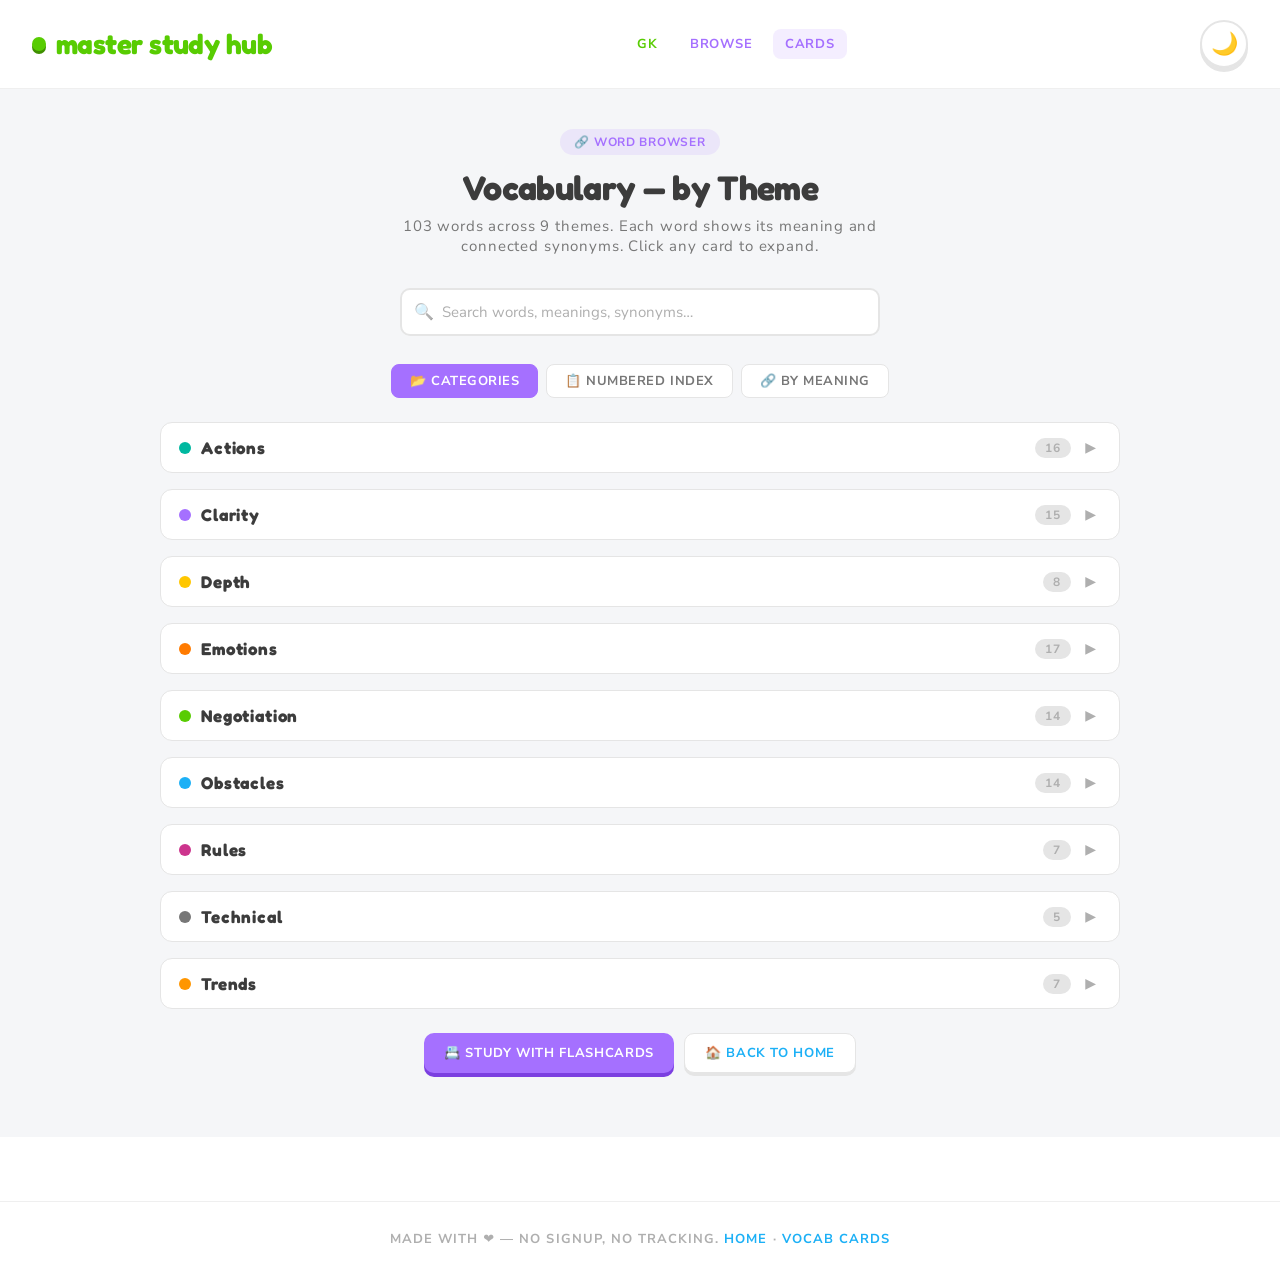
<file: vocab-browse.html>
<!DOCTYPE html>
<html lang="en">
<head>
    <meta charset="UTF-8">
    <meta name="viewport" content="width=device-width, initial-scale=1.0, viewport-fit=cover">
    <meta name="description" content="Browse 103 vocabulary words across 9 themes — meanings and synonym connections rendered as readable lists.">
    <meta name="theme-color" content="#a570ff">
    <title>Vocab Word Browser — Master Study Hub</title>
    <link rel="preconnect" href="https://fonts.googleapis.com">
    <link rel="preconnect" href="https://fonts.gstatic.com" crossorigin>
    <link href="https://fonts.googleapis.com/css2?family=Fredoka:wght@700&family=Nunito+Sans:wght@400;600;700;800&display=swap" rel="stylesheet">
    <link rel="stylesheet" href="./landing.css">
    <style>
        .browse-section { width: 100%; padding: 40px 24px 64px; background: var(--color-section-alt, #f5f6f8); }
        .browse-search { position: relative; max-width: 480px; margin: 0 auto 28px; }
        .browse-search-icon { position: absolute; left: 14px; top: 50%; transform: translateY(-50%); font-size: 16px; pointer-events: none; opacity: 0.5; }
        .browse-search-input { width: 100%; padding: 12px 14px 12px 40px; font-family: var(--font-din-round); font-size: 15px; font-weight: 600; color: var(--color-almost-black); background: var(--color-snow-white); border: 2px solid var(--color-cloud-gray); border-radius: 10px; outline: none; transition: border-color 0.15s ease, box-shadow 0.15s ease; box-sizing: border-box; }
        .browse-search-input:focus { border-color: var(--color-grape-soda); box-shadow: 0 0 0 3px rgba(165,112,255,0.15); }
        .browse-search-input::placeholder { color: var(--color-silver); font-weight: 400; }
        .browse-search-clear { position: absolute; right: 10px; top: 50%; transform: translateY(-50%); width: 24px; height: 24px; border-radius: 50%; border: none; background: var(--color-cloud-gray); color: var(--color-graphite); font-size: 12px; cursor: pointer; display: none; align-items: center; justify-content: center; line-height: 1; padding: 0; }
        .browse-search-clear:hover { background: var(--color-silver); color: white; }
        .browse-search-count { text-align: center; font-size: 13px; font-weight: 600; color: var(--color-graphite); margin-bottom: 16px; display: none; }
        .browse-mode-bar { display: flex; justify-content: center; gap: 8px; margin-bottom: 24px; }
        .browse-mode-btn { padding: 7px 18px; font-family: var(--font-din-round); font-weight: 700; font-size: 13px; text-transform: uppercase; letter-spacing: 0.04em; border-radius: 8px; border: 1.5px solid var(--color-cloud-gray); background: var(--color-snow-white); color: var(--color-graphite); cursor: pointer; transition: all 0.15s ease; }
        .browse-mode-btn:hover { border-color: var(--color-grape-soda); color: var(--color-grape-soda); }
        .browse-mode-btn.is-active { background: var(--color-grape-soda); border-color: var(--color-grape-soda); color: white; }
        [data-theme="dark"] .browse-mode-btn { background: #1e293b; border-color: #334155; color: var(--color-silver); }
        [data-theme="dark"] .browse-mode-btn:hover { border-color: var(--color-grape-soda); color: var(--color-grape-soda); }
        [data-theme="dark"] .browse-mode-btn.is-active { background: var(--color-grape-soda); border-color: var(--color-grape-soda); color: white; }

        /* Index view */
        .browse-index { display: none; }
        .browse-index.is-visible { display: block; }
        .browse-categories.is-visible { display: block; }
        .browse-categories { display: block; }
        .browse-categories.is-hidden-state { display: none; }
        .browse-index-row { display: flex; align-items: center; gap: 12px; padding: 10px 16px; border-radius: 10px; margin-bottom: 4px; border: 1px solid var(--color-cloud-gray); background: var(--color-snow-white); transition: background 0.1s ease; }
        .browse-index-row:hover { background: rgba(0,0,0,0.015); }
        .browse-index-num { width: 32px; height: 32px; border-radius: 8px; display: flex; align-items: center; justify-content: center; font-family: var(--font-feather); font-size: 13px; font-weight: 700; color: white; flex-shrink: 0; background: var(--color-graphite); }
        .browse-index-num--even { background: var(--color-silver); }
        .browse-index-word { font-family: var(--font-feather); font-weight: 700; font-size: 15px; color: var(--color-almost-black); flex-shrink: 0; min-width: 100px; }
        .browse-index-cat { display: inline-flex; align-items: center; gap: 5px; font-size: 11px; font-weight: 700; text-transform: uppercase; letter-spacing: 0.04em; color: var(--color-graphite); flex-shrink: 0; min-width: 80px; padding: 3px 10px; border-radius: 6px; background: var(--color-cloud-gray); }
        .browse-index-cat-dot { width: 7px; height: 7px; border-radius: 50%; flex-shrink: 0; }
        .browse-index-meaning { font-size: 12px; color: var(--color-graphite); line-height: 1.3; flex-grow: 1; min-width: 0; overflow: hidden; text-overflow: ellipsis; white-space: nowrap; opacity: 0.75; }
        [data-theme="dark"] .browse-index-row { background: #1e293b; border-color: #334155; }
        [data-theme="dark"] .browse-index-row:hover { background: #0f172a; }
        [data-theme="dark"] .browse-index-word { color: var(--text-main); }
        [data-theme="dark"] .browse-index-cat { background: #334155; color: var(--color-silver); }
        [data-theme="dark"] .browse-index-num { background: var(--color-silver); }
        [data-theme="dark"] .browse-index-num--even { background: #334155; }

        /* Meaning groups view (single source of truth — each cluster is its own visually distinct card). */
        .browse-meanings { display: none; }
        .browse-meanings.is-visible { display: block; }
        .browse-meaning-sub { text-align: center; font-size: 13px; color: var(--color-graphite); margin: -8px auto 20px; max-width: 520px; opacity: 0.85; }
        .meaning-pill { padding: 12px 14px; border: 1.5px solid var(--color-cloud-gray); border-radius: 10px; background: var(--color-snow-white); transition: background 0.15s ease, border-color 0.15s ease, transform 0.15s ease; }
        .meaning-pill:hover { transform: translateY(-1px); border-color: var(--color-graphite); }
        .meaning-pill.is-anchor { border-width: 2px; }
        .meaning-pill.is-highlighted { background: rgba(165,112,255,0.10); border-color: var(--color-grape-soda); }
        .meaning-pill.is-muted { opacity: 0.4; border-color: rgba(0,0,0,0.05); }
        .meaning-pill-main { display: flex; align-items: center; gap: 8px; min-height: 26px; }
        .meaning-pill-emoji { font-size: 18px; flex-shrink: 0; }
        .meaning-pill-label { font-family: var(--font-feather); font-weight: 700; font-size: 15px; color: var(--color-almost-black); flex-grow: 1; min-width: 0; }
        .meaning-pill-tag { display: inline-block; padding: 2px 7px; border-radius: 999px; font-size: 9px; font-weight: 800; text-transform: uppercase; letter-spacing: 0.06em; color: white; flex-shrink: 0; }
        .meaning-pill-desc { font-size: 13px; color: var(--color-graphite); line-height: 1.4; margin-top: 6px; opacity: 0.85; }
        .meaning-pill-pair-row { display: flex; align-items: center; gap: 6px; margin-top: 4px; }
        .meaning-pill-pair { font-family: var(--font-feather); font-size: 12px; font-weight: 700; text-transform: uppercase; letter-spacing: 0.06em; color: var(--color-silver); opacity: 0.85; }
        .meaning-pill-pair::before { content: ""; margin-right: 0; }
        .meaning-cluster { position: relative; margin: 0 0 48px; padding: 22px 22px 18px; border: 3px solid; border-radius: 16px; box-shadow: 0 8px 24px rgba(0,0,0,0.08), 0 2px 4px rgba(0,0,0,0.04); transition: transform 0.2s ease, box-shadow 0.2s ease; }
        .meaning-cluster:hover { transform: translateY(-2px); box-shadow: 0 12px 32px rgba(0,0,0,0.12), 0 4px 8px rgba(0,0,0,0.06); }
        .meaning-cluster:last-child { margin-bottom: 0; }
        .meaning-cluster.is-hidden { display: none; }
        .meaning-cluster-head { display: flex; align-items: baseline; gap: 10px; margin-bottom: 18px; padding-bottom: 10px; border-bottom: 2px dashed rgba(0,0,0,0.15); }
        .meaning-cluster-title { font-family: var(--font-feather); font-weight: 700; font-size: 24px; letter-spacing: -0.01em; color: var(--color-almost-black); }
        .meaning-cluster-count { font-size: 13px; font-weight: 800; color: var(--color-graphite); opacity: 0.75; text-transform: uppercase; letter-spacing: 0.05em; }
        .meaning-cluster-grid { display: grid; grid-template-columns: repeat(auto-fill, minmax(220px, 1fr)); gap: 14px; }
        .meaning-theme-section { margin: 28px 0 14px; padding: 0 0 0 14px; border-left: 4px solid; }
        .meaning-theme-title { font-family: var(--font-feather); font-weight: 700; font-size: 13px; text-transform: uppercase; letter-spacing: 0.08em; opacity: 0.85; }
        [data-theme="dark"] .meaning-theme-title { opacity: 0.95; }
        [data-theme="dark"] .meaning-cluster { box-shadow: 0 8px 24px rgba(0,0,0,0.4), 0 2px 4px rgba(0,0,0,0.2); }
        [data-theme="dark"] .meaning-cluster-head { border-bottom-color: rgba(255,255,255,0.15); }
        [data-theme="dark"] .meaning-cluster-title { color: var(--text-main); }
        [data-theme="dark"] .meaning-cluster-count { color: var(--color-silver); }
        [data-theme="dark"] .meaning-pill:hover { border-color: #475569; }
        [data-theme="dark"] .meaning-pill { background: #1e293b; border-color: #334155; }
        [data-theme="dark"] .meaning-pill.is-highlighted { background: rgba(165,112,255,0.18); border-color: var(--color-grape-soda); }
        [data-theme="dark"] .meaning-pill-desc { color: var(--color-silver); opacity: 0.9; }
        [data-theme="dark"] .browse-meaning-sub { color: var(--color-silver); }

        @media (max-width: 480px) {
          .meaning-cluster-grid { grid-template-columns: 1fr; }
          .meaning-cluster { padding: 14px 14px 10px; margin-bottom: 16px; }
          .meaning-cluster-title { font-size: 18px; }
        }

        @media (max-width: 700px) {
          .browse-index-row { flex-wrap: wrap; gap: 6px; padding: 8px 12px; }
          .browse-index-word { min-width: 0; font-size: 14px; }
          .browse-index-cat { min-width: 0; font-size: 10px; }
          .browse-index-meaning { width: 100%; white-space: normal; }
        }
        .browse-card.is-hidden { display: none; }
        .browse-item.is-highlighted { background: rgba(165,112,255,0.08); border-color: var(--color-grape-soda); }
        .browse-item.is-muted { opacity: 0.3; }
        .browse-search-empty { text-align: center; padding: 40px 20px; display: none; }
        .browse-search-empty-icon { font-size: 40px; margin-bottom: 10px; }
        .browse-search-empty p { font-size: 15px; color: var(--color-graphite); margin: 0; }

        [data-theme="dark"] .browse-search-input { background: #1e293b; border-color: #334155; color: var(--text-main); }
        [data-theme="dark"] .browse-search-input:focus { border-color: var(--color-grape-soda); }
        [data-theme="dark"] .browse-search-clear { background: #334155; color: var(--color-silver); }
        [data-theme="dark"] .browse-item.is-highlighted { background: rgba(165,112,255,0.15); border-color: var(--color-grape-soda); }
        .browse-inner { max-width: 960px; margin: 0 auto; }
        .browse-head { text-align: center; margin-bottom: 32px; }
        .browse-head-badge { display: inline-flex; align-items: center; gap: 6px; padding: 5px 14px; border-radius: 999px; font-weight: 700; font-size: 12px; text-transform: uppercase; letter-spacing: 0.06em; margin-bottom: 12px; background: rgba(165, 112, 255, 0.12); color: var(--color-grape-soda); }
        .browse-head h2 { font-family: var(--font-feather); font-weight: 700; font-size: clamp(24px, 3vw, 34px); letter-spacing: -0.02em; color: var(--color-almost-black); margin: 0 0 8px; }
        .browse-head p { font-size: 15px; color: var(--color-graphite); max-width: 520px; margin: 0 auto; }
        .browse-grid { display: grid; gap: 16px; }
        .browse-card { border: 1.5px solid var(--color-cloud-gray); border-radius: 12px; overflow: hidden; background: var(--color-snow-white); }
        .browse-card-header { display: flex; align-items: center; gap: 10px; padding: 14px 18px; cursor: pointer; user-select: none; transition: background 0.15s ease; }
        .browse-card-header:hover { background: rgba(0,0,0,0.02); }
        .browse-card-dot { width: 12px; height: 12px; border-radius: 50%; flex-shrink: 0; }
        .browse-card-title { font-family: var(--font-feather); font-weight: 700; font-size: 17px; color: var(--color-almost-black); flex-grow: 1; }
        .browse-card-count { font-size: 12px; font-weight: 700; color: var(--color-silver); background: var(--color-cloud-gray); padding: 2px 10px; border-radius: 999px; }
        .browse-card-toggle { font-size: 14px; color: var(--color-silver); transition: transform 0.2s ease; width: 20px; text-align: center; }
        .browse-card.open .browse-card-toggle { transform: rotate(90deg); }
        .browse-card-body { display: none; padding: 4px 18px 18px; }
        .browse-card.open .browse-card-body { display: block; }
        .browse-item { padding: 10px 14px; border-radius: 8px; margin-bottom: 6px; border: 1px solid var(--color-cloud-gray); }
        .browse-item:last-child { margin-bottom: 0; }
        .browse-item-main { display: flex; align-items: center; gap: 8px; }
        .browse-item-emoji { font-size: 18px; flex-shrink: 0; }
        .browse-item-label { font-weight: 700; font-size: 15px; color: var(--color-almost-black); }
        .browse-item-meaning { font-size: 12px; color: var(--color-graphite); line-height: 1.4; margin-top: 4px; padding-left: 30px; opacity: 0.8; }
        .browse-item-conns { display: flex; flex-wrap: wrap; gap: 4px; margin-top: 6px; padding-left: 30px; }
        .browse-conn-pill { display: inline-flex; align-items: center; gap: 3px; font-size: 11px; font-weight: 700; color: var(--color-graphite); background: var(--color-cloud-gray); padding: 2px 8px; border-radius: 6px; }
        .browse-conn-pill::before { content: "→"; font-weight: 400; opacity: 0.6; }
        .browse-actions { display: flex; flex-wrap: wrap; justify-content: center; gap: 10px; margin-top: 24px; }
        .browse-btn { display: inline-flex; align-items: center; gap: 6px; padding: 10px 20px; font-family: var(--font-din-round); font-weight: 700; font-size: 13px; letter-spacing: 0.05em; text-transform: uppercase; border-radius: 10px; cursor: pointer; text-decoration: none; transition: transform 0.1s ease, box-shadow 0.1s ease; border: none; }
        .browse-btn:active { transform: translateY(3px); box-shadow: none !important; }
        .browse-btn--vocab { background: var(--color-grape-soda); color: white; box-shadow: 0 4px 0 #7b3fe0; }
        .browse-btn--vocab:hover { background: #9035e0; }
        .browse-btn--outline { background: var(--color-snow-white); color: var(--color-sky-blue); border: 1.5px solid var(--color-cloud-gray); box-shadow: 0 3px 0 var(--color-cloud-gray); }
        .browse-btn--outline:hover { border-color: var(--color-sky-blue); }

        [data-theme="dark"] { --color-section-alt: #0a0f1d; }
        [data-theme="dark"] .browse-card { background: #1e293b; border-color: #334155; }
        [data-theme="dark"] .browse-item { border-color: #334155; background: #0f172a; }
        [data-theme="dark"] .browse-conn-pill { background: #334155; color: var(--color-graphite); }
        [data-theme="dark"] .browse-card-count { background: #334155; color: var(--color-silver); }
        [data-theme="dark"] .browse-btn--outline { background: #1e293b; border-color: #334155; color: var(--color-sky-blue); }

        @media (max-width: 700px) { .browse-section { padding: 24px 16px 48px; } .browse-card-title { font-size: 15px; } }
        @media (max-width: 480px) { .browse-actions { flex-direction: column; align-items: stretch; } .browse-btn { justify-content: center; } }

        /* ── By Meaning: examples / context / synonyms / contrast row ── */
        .meaning-pill-context { display: inline-block; margin-top: 6px; padding: 2px 8px; border-radius: 999px; font-size: 10px; font-weight: 700; text-transform: uppercase; letter-spacing: 0.06em; background: var(--color-snow-white); border: 1px solid var(--color-cloud-gray); color: var(--color-graphite); }
        [data-theme="dark"] .meaning-pill-context { background: #0f172a; border-color: #334155; color: var(--color-silver); }
        .meaning-pill-examples { margin-top: 8px; padding: 8px 10px; border-left: 3px solid; border-radius: 0 6px 6px 0; background: rgba(0,0,0,0.035); font-size: 12px; line-height: 1.45; color: var(--color-graphite); font-style: italic; }
        [data-theme="dark"] .meaning-pill-examples { background: rgba(255,255,255,0.04); color: var(--color-silver); }
        .meaning-pill-examples div + div { margin-top: 4px; }
        .meaning-pill-examples .ex-quote { display: inline; }.meaning-pill-examples .ex-quote::before { content: '"'; opacity: 0.4; }
.meaning-pill-examples .ex-quote::after  { content: '"'; opacity: 0.4; }
        .meaning-cluster-extras { margin-top: 14px; padding-top: 12px; border-top: 2px dashed rgba(0,0,0,0.10); display: flex; flex-direction: column; gap: 10px; }
        [data-theme="dark"] .meaning-cluster-extras { border-top-color: rgba(255,255,255,0.12); }
        .meaning-extras-row { display: flex; flex-wrap: wrap; gap: 8px; align-items: center; }
        .meaning-extras-label { font-size: 11px; font-weight: 800; text-transform: uppercase; letter-spacing: 0.07em; color: var(--color-silver); margin-right: 4px; }
        .meaning-syn-pill { display: inline-flex; align-items: center; padding: 3px 9px; border-radius: 999px; font-size: 12px; font-weight: 700; background: var(--color-snow-white); border: 1px solid var(--color-cloud-gray); color: var(--color-graphite); }
        [data-theme="dark"] .meaning-syn-pill { background: #1e293b; border-color: #334155; color: var(--color-silver); }
        .meaning-contrast-pair { display: inline-flex; align-items: center; gap: 6px; padding: 4px 4px 4px 10px; border-radius: 999px; border: 1px dashed var(--color-bubblegum-pink, #cc348d); background: rgba(204, 52, 141, 0.06); font-size: 12px; font-weight: 700; color: var(--color-graphite); }
        [data-theme="dark"] .meaning-contrast-pair { background: rgba(204, 52, 141, 0.10); color: var(--color-silver); }
        .meaning-contrast-vs { font-family: var(--font-feather); font-size: 10px; font-weight: 800; text-transform: uppercase; letter-spacing: 0.10em; color: var(--color-bubblegum-pink, #cc348d); opacity: 0.85; padding: 0 4px; }
        .meaning-contrast-pair-word { font-weight: 700; }
        @media (max-width: 480px) {
          .meaning-extras-row { gap: 6px; }
          .meaning-contrast-pair { font-size: 11px; padding: 3px 3px 3px 8px; }
          .meaning-pill-examples { font-size: 11px; padding: 6px 8px; }
        }
    </style>
</head>
<body data-theme="light">
    <div class="page-backdrop" aria-hidden="true"></div>
    <header class="topbar" role="banner">
        <a href="./index.html" class="brand" aria-label="Master Study Hub — home">
            <span class="brand-dot" aria-hidden="true"></span>
            <span>master study hub</span>
        </a>
        <nav style="display:flex;gap:8px;">
            <a href="./gk-browse.html" style="font-size:13px;font-weight:700;text-transform:uppercase;color:var(--color-duo-green);padding:6px 12px;border-radius:8px;text-decoration:none;">GK</a>
            <a href="./vocab-browse.html" style="font-size:13px;font-weight:700;text-transform:uppercase;color:var(--color-grape-soda);padding:6px 12px;border-radius:8px;text-decoration:none;">Browse</a>
            <a href="./vocab.html" style="font-size:13px;font-weight:700;text-transform:uppercase;color:var(--color-grape-soda);padding:6px 12px;border-radius:8px;text-decoration:none;background:rgba(165,112,255,0.12);">Cards</a>
        </nav>
        <button id="theme-toggle" class="theme-toggle" type="button" aria-label="Switch theme" title="Switch theme">🌙</button>
    </header>
    <main>
        <section class="browse-section">
            <div class="browse-inner">
                <div class="browse-head">
                    <span class="browse-head-badge">🔗 Word Browser</span>
                    <h2>Vocabulary — by Theme</h2>
                    <p>103 words across 9 themes. Each word shows its meaning and connected synonyms. Click any card to expand.</p>
                </div>
                <div class="browse-search">
                    <span class="browse-search-icon">🔍</span>
                    <input type="text" class="browse-search-input" id="vocabSearch" placeholder="Search words, meanings, synonyms…" autocomplete="off" spellcheck="false">
                    <button class="browse-search-clear" id="vocabSearchClear" aria-label="Clear search">✕</button>
                </div>
                <div class="browse-search-count" id="vocabSearchCount"></div>
                <div class="browse-mode-bar">
                    <button class="browse-mode-btn is-active" id="vocabModeCats" type="button">📂 Categories</button>
                    <button class="browse-mode-btn" id="vocabModeIndex" type="button">📋 Numbered Index</button>
                    <button class="browse-mode-btn" id="vocabModeMeanings" type="button">🔗 By Meaning</button>
                </div>
                <div class="browse-search-empty" id="vocabSearchEmpty">
                    <div class="browse-search-empty-icon">🔍</div>
                    <p>No words found. Try a different search term.</p>
                </div>
                <div class="browse-categories is-visible" id="vocabCategories"><div class="browse-grid" id="vocabGrid"></div></div>
                <div class="browse-index" id="vocabIndex"></div>
                <div class="browse-meanings" id="vocabMeanings"></div>
                <div class="browse-actions">
                    <a class="browse-btn browse-btn--vocab" href="./vocab.html">📇 Study with flashcards</a>
                    <a class="browse-btn browse-btn--outline" href="./index.html">🏠 Back to Home</a>
                </div>
            </div>
        </section>
    </main>
    <footer class="landing-footer" role="contentinfo">
        Made with <span aria-hidden="true">❤️</span> — no signup, no tracking.
        <a href="./index.html">Home</a> · <a href="./vocab.html">Vocab Cards</a>
    </footer>
    <script src="./landing.js"></script>
    <script src="./vocab-graph-data.js"></script>
    <script>
      (function () {
        'use strict';
        var data = vocabGraphData, grid = document.getElementById('vocabGrid');
        if (!grid) return;
        var nodeMap = {}, adj = {}, cats = {}, allItems = [];
        var meaningsMode = false;
        var meaningCards = [];
        var meaningItemRegisters = [];
        var meaningOrder = [];
        data.nodes.forEach(function (n) { nodeMap[n.id] = n; if (!cats[n.category]) cats[n.category] = []; cats[n.category].push(n); });
        data.edges.forEach(function (e) {
          if (!adj[e.source]) adj[e.source] = []; if (!adj[e.target]) adj[e.target] = [];
          if (adj[e.source].indexOf(e.target) === -1) adj[e.source].push(e.target);
          if (adj[e.target].indexOf(e.source) === -1) adj[e.target].push(e.source);
        });
        var catColorMap = {};
        data.nodes.forEach(function (n) { catColorMap[n.category] = n.color; });
        Object.keys(cats).sort().forEach(function (cat) {
          var items = cats[cat], color = items[0].color || '#a570ff';
          var card = document.createElement('div'); card.className = 'browse-card';
          var hdr = document.createElement('div'); hdr.className = 'browse-card-header';
          hdr.innerHTML = '<span class="browse-card-dot" style="background:' + color + '"></span><span class="browse-card-title">' + cat.charAt(0).toUpperCase() + cat.slice(1) + '</span><span class="browse-card-count">' + items.length + '</span><span class="browse-card-toggle">▶</span>';
          hdr.addEventListener('click', function () { card.classList.toggle('open'); });
          card.appendChild(hdr);
          var body = document.createElement('div'); body.className = 'browse-card-body';
          items.forEach(function (node) {
            var item = document.createElement('div'); item.className = 'browse-item';
            var conns = adj[node.id] || [], labels = [];
            conns.forEach(function (cid) { var cn = nodeMap[cid]; if (cn) labels.push(cn.label); });
            var html = '<div class="browse-item-main">' + (node.emoji ? '<span class="browse-item-emoji">' + node.emoji + '</span>' : '') + '<span class="browse-item-label">' + node.label + '</span></div>';
            if (node.description) html += '<div class="browse-item-meaning">' + node.description + '</div>';
            if (labels.length > 0) {
              html += '<div class="browse-item-conns">';
              var seen = {}; labels.slice(0, 6).forEach(function (l) { if (!seen[l]) { seen[l] = true; html += '<span class="browse-conn-pill">' + l + '</span>'; } });
              if (labels.length > 6) html += '<span class="browse-conn-pill" style="background:transparent;color:var(--color-silver);">+' + (labels.length - 6) + ' more</span>';
              html += '</div>';
            }
            item.innerHTML = html; body.appendChild(item);
            allItems.push({ el: item, card: card, text: (node.label + ' ' + (node.description || '') + ' ' + labels.join(' ')).toLowerCase() });
          });
          card.appendChild(body); grid.appendChild(card);
        });

        /* ── Search helpers ── */
        // Re-appends items in their original registration order so search-time reordering doesn't persist after clear.
        function restoreItemOrder(items) {
          var byCard = {};
          items.forEach(function (x) {
            if (!byCard[x.card]) byCard[x.card] = [];
            byCard[x.card].push(x);
          });
          Object.keys(byCard).forEach(function (cardEl) {
            var arr = byCard[cardEl];
            var body = arr[0].card.querySelector('.browse-card-body, .meaning-cluster-grid');
            if (!body) return;
            arr.forEach(function (x) { body.appendChild(x.el); });
          });
        }

        /* ── Search ── */
        var searchInput = document.getElementById('vocabSearch');
        var searchClear = document.getElementById('vocabSearchClear');
        var searchCount = document.getElementById('vocabSearchCount');
        var searchEmpty = document.getElementById('vocabSearchEmpty');
        var cardOrder = [].slice.call(grid.querySelectorAll('.browse-card'));
        function doSearch() {
          var q = searchInput.value.trim().toLowerCase();
          searchClear.style.display = q ? 'flex' : 'none';

          // Pick which items / cards / grid the active mode operates on
          var items, cards, gridEl;
          if (meaningsMode)     { items = meaningItemRegisters; cards = meaningCards; gridEl = meaningContainer; }
          else if (indexMode)   { items = null;                 cards = null;           gridEl = null; }
          else                  { items = allItems;             cards = cardOrder;      gridEl = grid; }

          if (!q) {
            searchCount.style.display = 'none';
            searchEmpty.style.display = 'none';
            if (indexMode) {
              indexRows.forEach(function (r) { r.el.style.display = ''; });
            } else if (meaningsMode) {
              meaningOrder.forEach(function (c) { meaningContainer.appendChild(c); c.classList.remove('is-hidden'); });
              meaningItemRegisters.forEach(function (x) { x.el.classList.remove('is-highlighted', 'is-muted'); });
              restoreItemOrder(meaningItemRegisters);
            } else {
              cardOrder.forEach(function (c) { grid.appendChild(c); });
              allItems.forEach(function (x) {
                x.card.classList.remove('is-hidden');
                x.card.classList.remove('open');
                x.el.classList.remove('is-highlighted', 'is-muted');
              });
              restoreItemOrder(allItems);
            }
            return;
          }

          var anyMatch = false;
          var matchCount = 0;

          if (indexMode) {
            // Index mode: filter individual rows
            indexRows.forEach(function (r) {
              var match = r.text.indexOf(q) !== -1;
              if (match) { anyMatch = true; matchCount++; r.el.style.display = ''; }
              else { r.el.style.display = 'none'; }
            });
          } else if (meaningsMode) {
            // Highlight/mute pills
            items.forEach(function (x) {
              var match = x.text.indexOf(q) !== -1;
              if (match) { anyMatch = true; matchCount++; x.el.classList.add('is-highlighted'); x.el.classList.remove('is-muted'); }
              else { x.el.classList.add('is-muted'); x.el.classList.remove('is-highlighted'); }
            });

            // Sort clusters (matched to top of meaningContainer), hide unmatched
            var matchedClusters = [], unmatchedClusters = [];
            cards.forEach(function (cluster) {
              var hasMatch = false;
              items.forEach(function (x) { if (x.card === cluster && x.text.indexOf(q) !== -1) hasMatch = true; });
              if (hasMatch) matchedClusters.push(cluster); else unmatchedClusters.push(cluster);
            });
            matchedClusters.forEach(function (c) { meaningContainer.appendChild(c); c.classList.remove('is-hidden'); });
            unmatchedClusters.forEach(function (c) { meaningContainer.appendChild(c); c.classList.add('is-hidden'); });

            // Within matched clusters, reorder pills (matched to top)
            matchedClusters.forEach(function (cluster) {
              var grid = cluster.querySelector('.meaning-cluster-grid');
              if (!grid) return;
              var itemEls = [].slice.call(grid.querySelectorAll('.meaning-pill'));
              var matchedInCard = [], unmatchedInCard = [];
              itemEls.forEach(function (el) {
                if (el.classList.contains('is-highlighted')) matchedInCard.push(el); else unmatchedInCard.push(el);
              });
              matchedInCard.forEach(function (el) { grid.appendChild(el); });
              unmatchedInCard.forEach(function (el) { grid.appendChild(el); });
            });
          } else {
            // Categories mode: highlight/mute items
            items.forEach(function (x) {
              var match = x.text.indexOf(q) !== -1;
              if (match) { anyMatch = true; matchCount++; x.el.classList.add('is-highlighted'); x.el.classList.remove('is-muted'); }
              else { x.el.classList.add('is-muted'); x.el.classList.remove('is-highlighted'); }
            });

            // Sort cards (matched to top), hide unmatched, auto-open matched
            var matchedCards = [], unmatchedCards = [];
            cards.forEach(function (card) {
              var hasMatch = false;
              items.forEach(function (x) { if (x.card === card && x.text.indexOf(q) !== -1) hasMatch = true; });
              if (hasMatch) matchedCards.push(card); else unmatchedCards.push(card);
            });
            matchedCards.forEach(function (c) { gridEl.appendChild(c); c.classList.remove('is-hidden'); c.classList.add('open'); });
            unmatchedCards.forEach(function (c) { gridEl.appendChild(c); c.classList.add('is-hidden'); c.classList.remove('open'); });
            matchedCards.forEach(function (card) {
              var body = card.querySelector('.browse-card-body');
              if (!body) return;
              var itemEls = [].slice.call(body.querySelectorAll('.browse-item'));
              var matchedInCard = [], unmatchedInCard = [];
              itemEls.forEach(function (el) {
                if (el.classList.contains('is-highlighted')) matchedInCard.push(el); else unmatchedInCard.push(el);
              });
              matchedInCard.forEach(function (el) { body.appendChild(el); });
              unmatchedInCard.forEach(function (el) { body.appendChild(el); });
            });
          }
          searchCount.style.display = 'block';
          searchCount.textContent = matchCount + ' result' + (matchCount !== 1 ? 's' : '') + ' for "' + searchInput.value.trim() + '"';
          searchEmpty.style.display = anyMatch ? 'none' : 'block';
        }
        searchInput.addEventListener('input', doSearch);
        searchClear.addEventListener('click', function () { searchInput.value = ''; searchInput.focus(); doSearch(); });

        /* ── Meanings mode (semantic clusters via union-find) ── */
        var meaningContainer = document.getElementById('vocabMeanings');

        // Compute weighted degree of each node
        var degreeMap = {};
        data.nodes.forEach(function (n) { degreeMap[n.id] = 0; });
        data.edges.forEach(function (e) {
          if (degreeMap[e.source] != null) degreeMap[e.source] += e.weight;
          if (degreeMap[e.target] != null) degreeMap[e.target] += e.weight;
        });        // Closest-meaning clustering: bundle only words that share the highest-weight
        // direct same-theme tie (weight >= 2.0). Loosely-related words stay separate
        // (or fall through to the Categories view). Result: mostly 2-word synonym
        // or antonym pairs and the occasional triplet — nothing grossly mixed.
        var parent = {};
        data.nodes.forEach(function (n) { parent[n.id] = n.id; });
        function dsuFind(x) {
          while (parent[x] !== x) { parent[x] = parent[parent[x]]; x = parent[x]; }
          return x;
        }
        function dsuUnion(a, b) {
          var ra = dsuFind(a), rb = dsuFind(b);
          if (ra !== rb) parent[ra] = rb;
        }
        data.edges.forEach(function (e) {
          var sNode = nodeMap[e.source], tNode = nodeMap[e.target];
          if (e.weight >= 2.0 && sNode && tNode && sNode.category === tNode.category) {
            dsuUnion(e.source, e.target);
          }
        });
        var rawGroups = {};
        data.nodes.forEach(function (n) {
          var r = dsuFind(n.id);
          if (!rawGroups[r]) rawGroups[r] = [];
          rawGroups[r].push(n);
        });

        // Build groups: includes both 2-word pairs and 1-word singles (so every word
        // gets a card on this page). Pairs and triplets stay clustered as
        // "closest meaning"; standalone words go in their own single-word box.
        var meaningGroups = Object.keys(rawGroups).map(function (k) {
          var g = rawGroups[k];
          var anchor = g[0];
          for (var i = 1; i < g.length; i++) {
            if (degreeMap[g[i].id] > degreeMap[anchor.id]) anchor = g[i];
          }
          g.sort(function (a, b) {
            var dd = degreeMap[b.id] - degreeMap[a.id];
            return dd !== 0 ? dd : a.label.localeCompare(b.label);
          });
          return { root: k, anchor: anchor, words: g, isSingleton: g.length === 1 };
        });
        // Pairs/triplets first (anchored meaning), then singles alphabetically.
        // Sort: by theme category first so cards of the same color cluster
        // visually on the page. Within each theme: pairs/triplets first by size
        // desc, then singletons alphabetically.
        meaningGroups.sort(function (a, b) {
          if (a.anchor.category !== b.anchor.category) return a.anchor.category.localeCompare(b.anchor.category);
          if (a.isSingleton !== b.isSingleton) return a.isSingleton ? 1 : -1;
          if (b.words.length !== a.words.length) return b.words.length - a.words.length;
          return a.anchor.label.localeCompare(b.anchor.label);
        });

        // Pre-compute each node's strongest partner so cohort pills can pair with a real semantic neighbor.
        var bestPartnerMap = {}, bestPartnerWeightMap = {};
        data.nodes.forEach(function (n) { bestPartnerMap[n.id] = null; bestPartnerWeightMap[n.id] = -1; });
        data.edges.forEach(function (e) {
          var sBest = bestPartnerWeightMap[e.source], tBest = bestPartnerWeightMap[e.target];
          if (e.weight > sBest) { bestPartnerWeightMap[e.source] = e.weight; bestPartnerMap[e.source] = e.target; }
          if (e.weight > tBest) { bestPartnerWeightMap[e.target] = e.weight; bestPartnerMap[e.target] = e.source; }
        });

        // Stats: count pairs vs singles separately so the user sees the structure.
        var pairCount = meaningGroups.filter(function (g) { return g.words.length >= 2; }).length;
        var singletonCount = meaningGroups.length - pairCount;
        var sub = document.createElement('div');
        sub.className = 'browse-meaning-sub';
        sub.innerHTML = '🔗 ' + pairCount + ' closest-meaning pair' + (pairCount === 1 ? '' : 's') +
          ' &middot; ' + singletonCount + ' standalone word' + (singletonCount === 1 ? '' : 's');
        meaningContainer.appendChild(sub);

        // Render each cluster as its own distinct card. Inject a small theme
        // divider above each new-category run so cards of the same color group
        // visually on the page.
        var lastCategory = '';
        meaningGroups.forEach(function (group) {
          if (group.anchor.category !== lastCategory) {
            var themeHeaderColor = catColorMap[group.anchor.category] || '#a570ff';
            var themeName = group.anchor.category.charAt(0).toUpperCase() + group.anchor.category.slice(1);
            var themeSection = document.createElement('div');
            themeSection.className = 'meaning-theme-section';
            themeSection.setAttribute('data-theme-cat', group.anchor.category);
            themeSection.style.borderLeftColor = themeHeaderColor;
            themeSection.innerHTML = '<div class="meaning-theme-title" style="color:' + themeHeaderColor + '">' + themeName + '</div>';
            meaningContainer.appendChild(themeSection);
            lastCategory = group.anchor.category;
          }
          var themeColor = catColorMap[group.anchor.category] || '#a570ff';

          var section = document.createElement('section');
          section.className = 'meaning-cluster';
          section.style.borderColor = themeColor;
          var hex = themeColor.replace('#', '');
          if (hex.length === 6) {
            var rr = parseInt(hex.substring(0, 2), 16);
            var gg = parseInt(hex.substring(2, 4), 16);
            var bb = parseInt(hex.substring(4, 6), 16);
            section.style.backgroundColor = 'rgba(' + rr + ',' + gg + ',' + bb + ', 0.07)';
          } else {
            section.style.backgroundColor = 'var(--color-snow-white)';
          }

          // Pick a partner word for the header (next word in the cluster)
          var partnerNode = null;
          for (var p = 0; p < group.words.length; p++) {
            if (group.words[p].id !== group.anchor.id) { partnerNode = group.words[p]; break; }
          }
          var clusterTitleLabel = group.anchor.label +
            (partnerNode ? ' &amp; ' + partnerNode.label : '');

          var head = document.createElement('div');
          head.className = 'meaning-cluster-head';
          head.innerHTML =
            '<span class="meaning-cluster-title" style="color:' + themeColor + '">' + clusterTitleLabel + '</span>' +
            '<span class="meaning-cluster-count">closest-meaning &middot; ' + group.words.length + ' word' + (group.words.length === 1 ? '' : 's') + '</span>';
          section.appendChild(head);

          var gridEl = document.createElement('div');
          gridEl.className = 'meaning-cluster-grid';

          group.words.forEach(function (node) {
            var isAnchor = (node.id === group.anchor.id);
            var pill = document.createElement('div');
            pill.className = 'meaning-pill' + (isAnchor ? ' is-anchor' : '');
            if (isAnchor) pill.style.borderColor = themeColor;
            var tagHtml = isAnchor ? '<span class="meaning-pill-tag" style="background:' + themeColor + '">anchor</span>' : '';
            var emojiHtml = node.emoji ? '<span class="meaning-pill-emoji">' + node.emoji + '</span>' : '';
            var partnerId = bestPartnerMap[node.id];
            var partner = partnerId ? nodeMap[partnerId] : null;
            var pairHtml = partner ? '<span class="meaning-pill-pair">&middot; ' + partner.label + '</span>' : '';
            var contextHtml = node.context ? '<span class="meaning-pill-context">' + node.context + '</span>' : '';
            var examplesHtml = '';
            if (node.examples && node.examples.length) {
              var exRows = node.examples.slice(0, 2).map(function (s) {
                return '<div><span class="ex-quote">' + s + '</span></div>';
              }).join('');
              examplesHtml = '<div class="meaning-pill-examples" style="border-left-color:' + themeColor + '">' + exRows + '</div>';
            }
            pill.innerHTML =
              '<div class="meaning-pill-main">' +
                emojiHtml +
                '<span class="meaning-pill-label">' + node.label + '</span>' +
                tagHtml +
              '</div>' +
              (pairHtml ? '<div class="meaning-pill-pair-row">' + pairHtml + '</div>' : '') +
              '<div class="meaning-pill-desc">' + (node.description || '') + '</div>' +
              contextHtml +
              examplesHtml;
            gridEl.appendChild(pill);

            // Search text covers label, description, context, examples, synonyms,
            // contrast words, partner label, and connected-node labels so any
            // meaningful field on the node (or its closest neighbour) can match.
            var conns = adj[node.id] || [];
            var labels = conns.map(function (id) { var nn = nodeMap[id]; return nn ? nn.label : ''; }).filter(Boolean);
            var synText = (node.synonyms || []).join(' ');
            var ctrText = (node.contrast || []).map(function (c) { return c.word; }).join(' ');
            var exText = (node.examples || []).join(' ');
            var searchText = (
              node.label + ' ' +
              (node.description || '') + ' ' +
              (node.context || '') + ' ' +
              exText + ' ' +
              synText + ' ' +
              ctrText + ' ' +
              (partner ? partner.label : '') + ' ' +
              labels.join(' ')
            ).toLowerCase();
            meaningItemRegisters.push({
              el: pill,
              card: section,
              text: searchText
            });
          });

          section.appendChild(gridEl);

          // Cluster-level extras: synonyms and contrast pairs, anchored on the
          // cluster's main word. Only renders when the anchor carries data.
          var anchorNode = group.anchor;
          var synList = anchorNode.synonyms || [];
          var ctrList = anchorNode.contrast || [];
          if (synList.length || ctrList.length) {
            var extras = document.createElement('div');
            extras.className = 'meaning-cluster-extras';
            if (synList.length) {
              var synRow = document.createElement('div');
              synRow.className = 'meaning-extras-row';
              synRow.innerHTML = '<span class="meaning-extras-label">Synonyms</span>' +
                synList.map(function (s) { return '<span class="meaning-syn-pill">' + s + '</span>'; }).join('');
              extras.appendChild(synRow);
            }
            if (ctrList.length) {
              var ctrRow = document.createElement('div');
              ctrRow.className = 'meaning-extras-row';
              ctrRow.innerHTML = '<span class="meaning-extras-label">Other way</span>' +
                ctrList.map(function (c) {
                  return '<span class="meaning-contrast-pair">' +
                    '<span class="meaning-contrast-pair-word">' + anchorNode.label + '</span>' +
                    '<span class="meaning-contrast-vs">vs</span>' +
                    '<span class="meaning-contrast-pair-word">' + c.word + '</span>' +
                    (c.rel ? '<span style="opacity:0.6;font-weight:600;"> &middot; ' + c.rel + '</span>' : '') +
                  '</span>';
                }).join('');
              extras.appendChild(ctrRow);
            }
            section.appendChild(extras);
          }

          meaningContainer.appendChild(section);
          meaningCards.push(section);
          meaningOrder.push(section);
        });

        /* ── Index mode ── */
        var indexMode = false, indexRows = [];
        var indexContainer = document.getElementById('vocabIndex');
        var catsContainer = document.getElementById('vocabCategories');
        var modeCats = document.getElementById('vocabModeCats');
        var modeIndex = document.getElementById('vocabModeIndex');

        // Build index rows from all nodes
        data.nodes.forEach(function (node, i) {
          var row = document.createElement('div'); row.className = 'browse-index-row';
          var catDisplay = node.category.charAt(0).toUpperCase() + node.category.slice(1);
          var catColor = catColorMap[node.category] || '#a570ff';
          var emoji = node.emoji || '';
          row.innerHTML =
            '<span class="browse-index-num' + (i % 2 === 0 ? '' : ' browse-index-num--even') + '">' + (i + 1) + '</span>' +
            (emoji ? '<span style="font-size:16px;flex-shrink:0;">' + emoji + '</span>' : '') +
            '<span class="browse-index-word">' + node.label + '</span>' +
            '<span class="browse-index-cat"><span class="browse-index-cat-dot" style="background:' + catColor + '"></span>' + catDisplay + '</span>' +
            '<span class="browse-index-meaning">' + (node.description || '') + '</span>';
          indexContainer.appendChild(row);
          indexRows.push({
            el: row,
            text: (node.label + ' ' + (node.description || '') + ' ' + catDisplay).toLowerCase()
          });
        });

        var modeMeanings = document.getElementById('vocabModeMeanings');

        function switchVocabMode(mode) {
          indexMode = (mode === 'index');
          meaningsMode = (mode === 'meanings');
          modeCats.classList.toggle('is-active', !indexMode && !meaningsMode);
          modeIndex.classList.toggle('is-active', indexMode);
          modeMeanings.classList.toggle('is-active', meaningsMode);
          catsContainer.classList.toggle('is-hidden-state', indexMode || meaningsMode);
          catsContainer.classList.toggle('is-visible', !indexMode && !meaningsMode);
          indexContainer.classList.toggle('is-visible', indexMode);
          meaningContainer.classList.toggle('is-visible', meaningsMode);
          // Re-run search to update visible state
          doSearch();
        }

        modeCats.addEventListener('click', function () { switchVocabMode('cats'); });
        modeIndex.addEventListener('click', function () { switchVocabMode('index'); });
        modeMeanings.addEventListener('click', function () { switchVocabMode('meanings'); });
      })();
    </script>
</body>
</html>
</file>
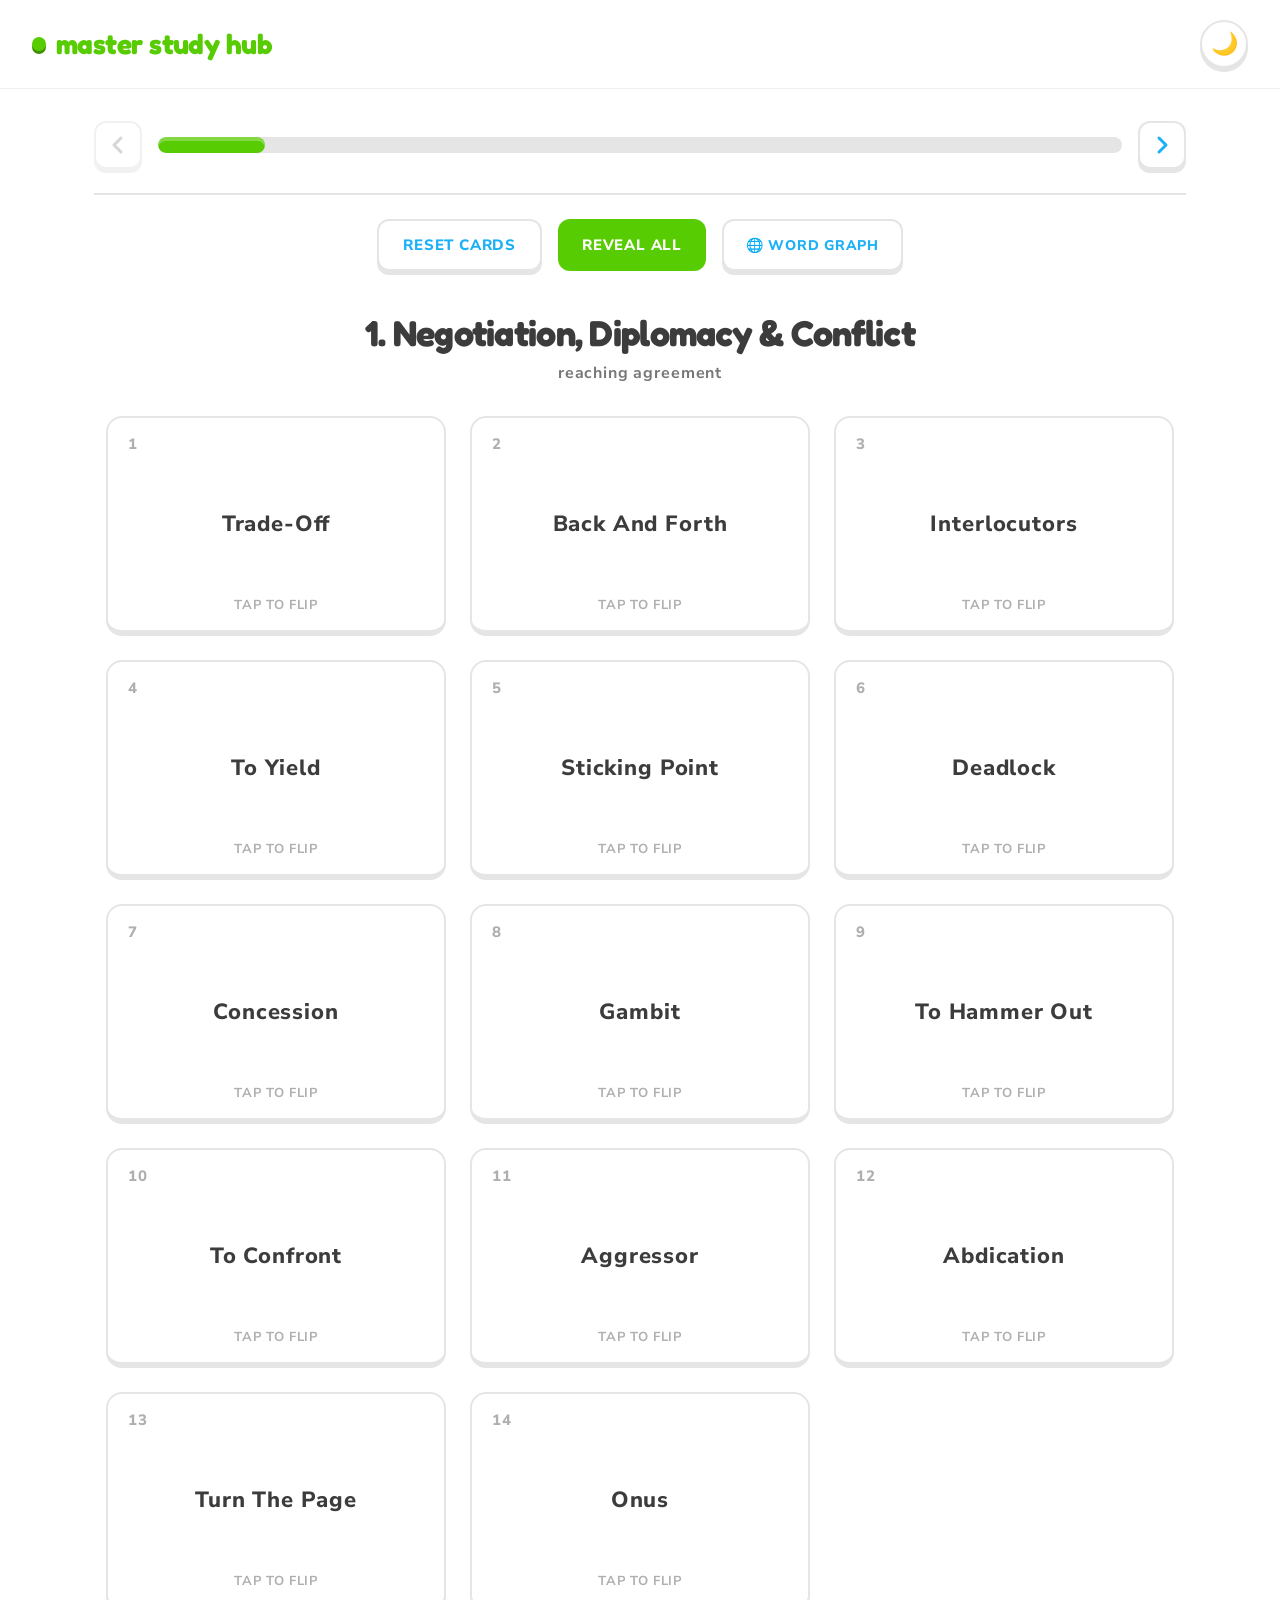
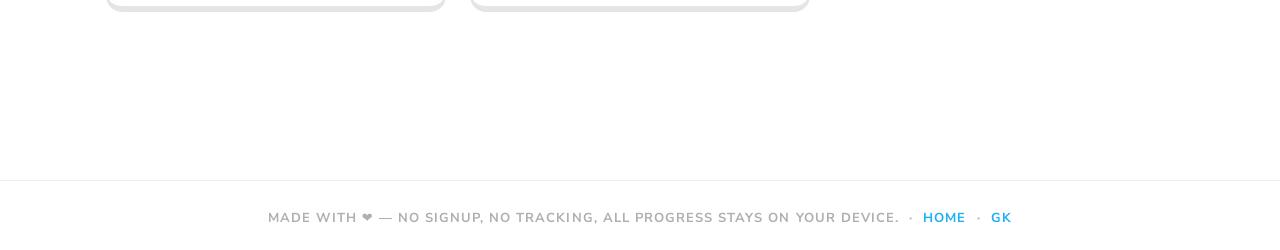
<file: vocab.html>
<!DOCTYPE html>
<html lang="en">
<head>
    <meta charset="UTF-8">
    <meta name="viewport" content="width=device-width, initial-scale=1.0">
    <title>Vocabulary — Master Study Hub</title>
    <meta name="description" content="Vocabulary trainer — 103 curated English words across 9 themes. Click to flip a card and reveal the meaning. From negotiation to nuances, build your word power one card at a time.">

    <link rel="preconnect" href="https://fonts.googleapis.com">
    <link rel="preconnect" href="https://fonts.gstatic.com" crossorigin>
    <link href="https://fonts.googleapis.com/css2?family=Fredoka:wght@700&family=Nunito+Sans:wght@400;600;700;800&display=swap" rel="stylesheet">

    <link rel="stylesheet" href="./landing.css">
    <!-- All topbar/page-backdrop/footer styling comes from landing.css so the
         design system stays centralized (per rules.md §5: no inline magic
         numbers / event handlers). Vocab-specific flashcard styles are
         scoped under .vocab-* and live below because they don't recur on
         any other page. -->
    <style>
        /* === 1. Layout: themed slide carousel above the footer === */
        .vocab-stage {
            max-width: 1140px;
            margin: 0 auto;
            padding: 32px 24px 80px;
            box-sizing: border-box;
        }

        /* === 2. Top nav row: prev / progress / next === */
        .vocab-stage-top {
            display: flex;
            align-items: center;
            gap: 16px;
            margin-bottom: 24px;
            padding-bottom: 24px;
            border-bottom: 2px solid var(--color-cloud-gray);
        }

        .vocab-nav-btn {
            background-color: var(--color-snow-white);
            color: var(--color-sky-blue);
            border: 2px solid var(--color-cloud-gray);
            box-shadow: 0 4px 0 var(--color-cloud-gray);
            width: 48px;
            height: 48px;
            border-radius: var(--radius-buttons, 12px);
            display: flex;
            align-items: center;
            justify-content: center;
            cursor: pointer;
            transition: transform 0.1s ease, box-shadow 0.1s ease;
        }
        .vocab-nav-btn:active:not(:disabled) {
            transform: translateY(4px);
            box-shadow: none;
        }
        .vocab-nav-btn:disabled {
            opacity: 0.5;
            cursor: not-allowed;
            color: var(--color-silver);
        }
        .vocab-nav-btn svg {
            width: 24px;
            height: 24px;
            fill: none;
            stroke: currentColor;
            stroke-width: 3;
            stroke-linecap: round;
            stroke-linejoin: round;
        }

        .vocab-progress-wrapper {
            flex-grow: 1;
            height: 16px;
            background-color: var(--color-cloud-gray);
            border-radius: 8px;
            overflow: hidden;
            position: relative;
        }
        .vocab-progress-fill {
            height: 100%;
            width: 0%;
            background-color: var(--color-duo-green);
            border-radius: 8px;
            box-shadow: inset 0 4px 0 rgba(255,255,255,0.25);
            transition: width 0.4s ease;
        }

        /* === 3. Theme-level action row: reset / reveal all === */
        .vocab-stage-controls {
            display: flex;
            justify-content: center;
            gap: 16px;
            margin-bottom: 40px;
        }

        .vocab-btn {
            font-family: var(--font-din-round, 'Nunito Sans', sans-serif);
            font-size: 15px;
            font-weight: 800;
            letter-spacing: 0.053em;
            text-transform: uppercase;
            padding: 14px 24px;
            border: none;
            border-radius: var(--radius-buttons, 12px);
            cursor: pointer;
            transition: transform 0.1s ease, box-shadow 0.1s ease;
            display: inline-flex;
            align-items: center;
            justify-content: center;
        }
        .vocab-btn:active {
            transform: translateY(4px);
            box-shadow: none !important;
        }
        .vocab-btn-primary {
            background-color: var(--color-duo-green);
            color: var(--color-snow-white);
            box-shadow: 0 4px 0 var(--shadow-primary);
        }
        .vocab-btn-secondary {
            background-color: var(--color-snow-white);
            color: var(--color-sky-blue);
            border: 2px solid var(--color-cloud-gray);
            box-shadow: 0 4px 0 var(--color-cloud-gray);
        }

        /* === 4. Slide carousel === */
        .vocab-slider-viewport {
            width: 100%;
            overflow: hidden;
            position: relative;
            transition: height 0.4s ease;
        }
        .vocab-slider-track {
            display: flex;
            align-items: flex-start;
            transition: transform 0.5s cubic-bezier(0.25, 1, 0.5, 1);
        }
        .vocab-slide {
            min-width: 100%;
            padding: 0 12px;
            box-sizing: border-box;
        }

        .vocab-theme-header {
            text-align: center;
            margin-bottom: 32px;
        }
        .vocab-theme-header h2 {
            font-family: var(--font-feather, 'Fredoka', sans-serif);
            font-size: 36px;
            color: var(--color-almost-black);
            margin: 0 0 8px;
            letter-spacing: -0.02em;
        }
        .vocab-theme-header p {
            color: var(--color-graphite);
            font-weight: 700;
            margin: 0;
        }

        /* === 5. Card grid + 3D flip cards === */
        .vocab-card-grid {
            display: grid;
            grid-template-columns: repeat(auto-fill, minmax(260px, 1fr));
            gap: 24px;
            padding-bottom: 24px;
        }

        .vocab-flip-card {
            perspective: 1000px;
            height: 220px;
        }
        .vocab-flip-card-inner {
            position: relative;
            width: 100%;
            height: 100%;
            text-align: center;
            transition: transform 0.6s cubic-bezier(0.4, 0, 0.2, 1);
            transform-style: preserve-3d;
            cursor: pointer;
        }
        .vocab-flip-card.is-flipped .vocab-flip-card-inner {
            transform: rotateY(180deg);
        }

        .vocab-card-front,
        .vocab-card-back {
            position: absolute;
            inset: 0;
            backface-visibility: hidden;
            border-radius: var(--radius-cards, 16px);
            padding: 24px;
            display: flex;
            flex-direction: column;
            justify-content: center;
            align-items: center;
            background-color: var(--color-snow-white);
            box-sizing: border-box;
        }

        .vocab-card-front {
            border: 2px solid var(--color-cloud-gray);
            border-bottom: 6px solid var(--color-cloud-gray);
            transition: all 0.1s ease;
        }
        .vocab-flip-card:not(.is-flipped):hover .vocab-card-front {
            background-color: #fcfcfc;
        }
        .vocab-flip-card:not(.is-flipped):active .vocab-card-front {
            border-bottom-width: 2px;
            transform: translateY(4px);
        }

        .vocab-card-number {
            position: absolute;
            top: 16px;
            left: 20px;
            font-size: 15px;
            font-weight: 800;
            color: var(--color-silver);
        }

        .vocab-card-word {
            font-size: 22px;
            font-weight: 800;
            color: var(--color-almost-black);
            line-height: 1.2;
            padding: 0 8px;
            word-break: break-word;
        }

        .vocab-flip-hint {
            position: absolute;
            bottom: 16px;
            font-size: 13px;
            font-weight: 700;
            color: var(--color-silver);
            text-transform: uppercase;
            letter-spacing: 0.053em;
        }

        .vocab-card-back {
            background-color: var(--color-duo-green-light);
            border: 2px solid var(--color-duo-green);
            border-bottom: 6px solid var(--shadow-primary);
            transform: rotateY(180deg);
        }
        .vocab-card-meaning {
            font-size: 15px;
            font-weight: 700;
            color: var(--color-almost-black);
            line-height: 1.4;
            padding: 0 8px;
        }

        /* === 6. Floating back-to-top === */
        .vocab-back-to-top {
            position: fixed;
            bottom: 32px;
            right: 32px;
            z-index: 1000;
            opacity: 0;
            pointer-events: none;
            transform: translateY(20px);
            transition: all 0.3s cubic-bezier(0.4, 0, 0.2, 1);
            background-color: var(--color-sky-blue);
            color: var(--color-snow-white);
            box-shadow: 0 4px 0 var(--color-sky-blue-shadow, #1899d6);
            display: flex;
            align-items: center;
            gap: 8px;
        }
        .vocab-back-to-top.is-visible {
            opacity: 1;
            pointer-events: auto;
            transform: translateY(0);
        }
        .vocab-back-to-top svg {
            width: 18px;
            height: 18px;
            fill: none;
            stroke: currentColor;
            stroke-width: 3;
            stroke-linecap: round;
            stroke-linejoin: round;
        }

        /* === 7. Mobile responsive === */
        /* ── Word Map graph styles (shared with GK page) ── */
        .vocab-graph-canvas-wrap {
            flex-grow: 1;
            position: relative;
            min-height: 400px;
            max-height: 560px;
            width: 100%;
            border-radius: var(--radius-cards, 16px);
            overflow: hidden;
            background: radial-gradient(ellipse at center, rgba(165,112,255,0.05) 0%, transparent 70%);
            margin-bottom: 8px;
        }
        .vocab-graph-canvas-wrap canvas {
            width: 100%;
            height: 100%;
            display: block;
            touch-action: none;
        }
        .gk-graph-instruction {
            text-align: center;
            font-size: 12px;
            color: var(--color-silver);
            font-weight: 600;
            padding: 4px 0 8px;
            letter-spacing: 0.03em;
        }
        .gk-graph-legend {
            display: flex;
            flex-wrap: wrap;
            gap: 8px 16px;
            justify-content: center;
            padding: 8px 0 4px;
        }
        .gk-legend-item {
            display: flex;
            align-items: center;
            gap: 6px;
            font-size: 12px;
            font-weight: 700;
            color: var(--color-graphite);
            text-transform: uppercase;
            letter-spacing: 0.04em;
        }
        .gk-legend-dot {
            width: 12px;
            height: 12px;
            border-radius: 50%;
            flex-shrink: 0;
        }

        /* ── Word Graph toggle button in controls ── */
        .vocab-btn-wordmap {
            background-color: var(--color-snow-white);
            color: var(--color-sky-blue);
            border: 2px solid var(--color-cloud-gray);
            box-shadow: 0 4px 0 var(--color-cloud-gray);
            font-family: var(--font-din-round, 'Nunito Sans', sans-serif);
            font-size: 14px;
            font-weight: 800;
            letter-spacing: 0.053em;
            text-transform: uppercase;
            padding: 12px 22px;
            border-radius: var(--radius-buttons, 12px);
            cursor: pointer;
            transition: transform 0.1s ease, box-shadow 0.1s ease;
            display: inline-flex;
            align-items: center;
            gap: 8px;
        }
        .vocab-btn-wordmap:active {
            transform: translateY(4px);
            box-shadow: none !important;
        }
        .vocab-btn-wordmap:hover {
            border-color: var(--color-sky-blue);
        }

        @media (max-width: 650px) {
            .vocab-stage { padding: 16px 16px 80px; }
            .vocab-theme-header h2 { font-size: 26px; }
            .vocab-flip-card { height: 200px; }
            .vocab-card-word { font-size: 18px; }
            .vocab-card-meaning { font-size: 13px; }
            .vocab-btn { padding: 12px 20px; font-size: 14px; }
            .vocab-nav-btn { width: 44px; height: 44px; }
            .vocab-card-grid { gap: 16px; }
        }
    </style>
</head>
<body data-theme="light">

    <div class="page-backdrop" aria-hidden="true"></div>

    <header class="topbar" role="banner">
        <a href="./index.html" class="brand" aria-label="Master Study Hub — home">
            <span class="brand-dot" aria-hidden="true"></span>
            <span>master study hub</span>
        </a>
        <button id="theme-toggle" class="theme-toggle" type="button" aria-label="Switch to dark mode" title="Switch theme">🌙</button>
    </header>

    <main class="vocab-stage" role="main">

        <!-- Theme navigation: previous theme, progress, next theme. -->
        <div class="vocab-stage-top" id="topAnchor">
            <button class="vocab-nav-btn" id="prevBtn" onclick="moveSlide(-1)" aria-label="Previous Theme">
                <svg viewBox="0 0 24 24" aria-hidden="true"><path d="M15 19l-7-7 7-7" /></svg>
            </button>

            <div class="vocab-progress-wrapper" aria-hidden="true">
                <div class="vocab-progress-fill" id="progressFill"></div>
            </div>

            <button class="vocab-nav-btn" id="nextBtn" onclick="moveSlide(1)" aria-label="Next Theme">
                <svg viewBox="0 0 24 24" aria-hidden="true"><path d="M9 5l7 7-7 7" /></svg>
            </button>
        </div>

        <!-- Theme-level controls: reset/reveal every card on this theme. -->
        <div class="vocab-stage-controls">
            <button class="vocab-btn vocab-btn-secondary" onclick="hideAll()" type="button">Reset Cards</button>
            <button class="vocab-btn vocab-btn-primary" onclick="revealAll()" type="button">Reveal All</button>
            <button class="vocab-btn-wordmap" onclick="switchVocabView('map')" type="button" title="Explore word connections">
                🌐 Word Graph
            </button>
        </div>

        <!-- Theme carousel: each slide is a theme, builds from vocabData below. -->
        <div class="vocab-slider-viewport" id="sliderViewport">
            <div class="vocab-slider-track" id="sliderTrack">
                <!-- slides injected by JS -->
            </div>
        </div>

        <!-- ════════════════════════════════════════════
             Word Graph Section — 3D synonym graph
             ════════════════════════════════════════════ -->
        <div id="vocabGraphSection" style="display:none;">
            <div class="vocab-stage-top" style="margin-bottom:16px;margin-top:32px;">
                <button class="vocab-nav-btn" onclick="switchVocabView('cards')" aria-label="Back to cards" title="Back to cards">
                    <svg viewBox="0 0 24 24" aria-hidden="true"><path d="M15 19l-7-7 7-7" /></svg>
                </button>
                <div style="flex-grow:1;text-align:center;">
                    <h2 style="font-family:var(--font-feather, 'Fredoka', sans-serif);font-size:24px;color:var(--color-almost-black);margin:0;letter-spacing:-0.02em;">
                        🌐 Word Graph
                    </h2>
                    <p style="margin:4px 0 0;font-size:13px;color:var(--color-graphite);font-weight:600;">
                        Synonym &amp; related-word connections across all themes
                    </p>
                </div>
                <div style="width:48px;"></div> <!-- spacer -->
            </div>

            <div class="vocab-graph-canvas-wrap" id="vocabGraphCanvasWrap">
                <canvas id="vocabGraphCanvas"></canvas>
            </div>
            <div class="gk-graph-instruction">Drag to rotate · Scroll to zoom · Tap a word to learn its meaning</div>
            <div class="gk-graph-legend" id="vocabGraphLegend"></div>
        </div>

    </main>

    <footer class="landing-footer" role="contentinfo">
        Made with <span aria-hidden="true">❤️</span> — no signup, no tracking, all progress stays on your device.
        &nbsp;·&nbsp;
        <a href="./index.html">Home</a>
        &nbsp;·&nbsp;
        <a href="./gk.html">GK</a>
    </footer>

    <button class="vocab-btn vocab-back-to-top" id="backToTopBtn" onclick="scrollToTop()" type="button" aria-label="Back to top">
        <svg viewBox="0 0 24 24" aria-hidden="true"><path d="M5 15l7-7 7 7" /></svg>
        TOP
    </button>

    <!--
        vocabData: full 103-word dataset spanning 9 themes. The 6 latest
        entries (Anticipating / Integration / Incentive / Oriented /
        Inclusive / Sine qua non) are tagged with a leading comment so
        future editorial passes can find them quickly. Theme keys use
        the format "<n>. <main> - <subtitle>"; the slide-build logic
        splits on " - " so a subtitle (e.g. "obstacles") still shows.
        The subtitle is optional — themes without " - " render only the
        main title (the keys pre-pend the number).
    -->
    <script>
        const vocabData = {
            "1. Negotiation, Diplomacy & Conflict - reaching agreement": [
                { word: "Trade-Off", meaning: "A balance achieved between two desirable but incompatible things; giving up one thing to get another." },
                { word: "Back And Forth", meaning: "Repeated movement, discussion, or negotiation between two sides (e.g., 'back and forth talks')." },
                { word: "Interlocutors", meaning: "The people participating in a conversation, dialogue, or diplomatic negotiation." },
                { word: "To Yield", meaning: "To give way, surrender, or agree to a demand (e.g., 'yielding territory')." },
                { word: "Sticking Point", meaning: "A specific issue in a negotiation that prevents an agreement from being reached." },
                { word: "Deadlock", meaning: "A situation where no progress can be made because of complete disagreement (a standoff)." },
                { word: "Concession", meaning: "Something you give up or agree to during a negotiation to reach a compromise." },
                { word: "Gambit", meaning: "A calculated action or opening move intended to gain an advantage (from chess)." },
                { word: "To Hammer Out", meaning: "To negotiate and reach an agreement through intense, prolonged discussion." },
                { word: "To Confront", meaning: "To face a hostile force, problem, or person head-on." },
                { word: "Aggressor", meaning: "The country, group, or person that attacks first or initiates a conflict." },
                { word: "Abdication", meaning: "The act of a leader formally stepping down or giving up their power/duty." },
                { word: "Turn The Page", meaning: "To move on from a difficult past event and start fresh." },
                { word: "Onus", meaning: "The burden of responsibility or proof." }
            ],
            "2. Obstacles, Limits & Severe Risks - barriers and warnings": [
                { word: "To Constrain", meaning: "To limit, restrict, or hold something back." },
                { word: "In The Way Of", meaning: "Blocking progress; acting as an obstacle to something." },
                { word: "Hurdle", meaning: "A problem or difficulty that must be overcome to achieve something." },
                { word: "To Cripple", meaning: "To cause severe damage so that something can no longer function." },
                { word: "Rigidity", meaning: "Inflexibility; refusing to change rules or behavior even when necessary." },
                { word: "Redundancy", meaning: "The state of being no longer needed, or having extra backup copies." },
                { word: "Vulnerable", meaning: "Exposed to the possibility of being attacked or harmed." },
                { word: "Fragility", meaning: "The noun form of vulnerability; the quality of being easily broken or damaged." },
                { word: "Catastrophic", meaning: "Involving or causing sudden, immense disaster and suffering." },
                { word: "Doomsday", meaning: "The day of final judgment, or a hypothetical end-of-the-world scenario." },
                { word: "Red Flag", meaning: "A warning sign indicating danger or a fundamental problem." },
                { word: "Consequences", meaning: "The severe results or fallout of an action." },
                { word: "To Backfire", meaning: "When a plan has the exact opposite effect of what was intended, harming the planner." },
                { word: "Excessive", meaning: "Going beyond normal, acceptable limits; too much of something." }
            ],
            "3. Clarity, Analysis & Information - understanding data": [
                { word: "To Distinguish", meaning: "To recognize what makes something different; to tell the difference." },
                { word: "To Posit", meaning: "To assume something as a fact or starting point for an argument." },
                { word: "To Assess", meaning: "To evaluate, estimate, or judge the nature and quality of something." },
                { word: "Precise", meaning: "Exact, accurate, and specific in detail." },
                { word: "Ambiguous", meaning: "Unclear, vague, or open to multiple interpretations." },
                { word: "Explicit", meaning: "Stated clearly and in detail, leaving no room for confusion." },
                { word: "Hypothetical", meaning: "Imagined or theoretical; a 'what if' scenario that isn't real yet." },
                { word: "To Emphasize", meaning: "To give special importance or prominence to a point or fact." },
                { word: "Bears Repeating", meaning: "A phrase meaning a point is so important that it should be said again." },
                { word: "Synthesis", meaning: "The combination of different ideas, data, or components to form a coherent whole." },
                { word: "To Unearth", meaning: "To discover hidden, buried, or secret information through investigation." },
                { word: "Insinuation", meaning: "An indirect, subtle suggestion or hint, usually of something negative." },
                { word: "To Parrot", meaning: "To mindlessly repeat what someone else has said without understanding it." },
                { word: "To Dilute", meaning: "To make something weaker in force, content, or value." },
                { word: "Manifestation", meaning: "A visible, physical sign or proof of an underlying feeling or abstract idea." }
            ],
            "4. Depth, Scale & Scope - the bigger picture": [
                { word: "Shallow", meaning: "Lacking depth; superficial and ignoring the root causes." },
                { word: "Profound", meaning: "Very deep, intense, or far-reaching; having a massive structural impact." },
                { word: "Holistic", meaning: "Looking at the 'big picture'; treating a system as a whole rather than just its parts." },
                /* NEW 2026-07-12 */
                { word: "Integration", meaning: "The process of combining parts, groups, or systems into a unified whole." },
                { word: "Diverse", meaning: "Showing a great deal of variety; consisting of many different elements." },
                { word: "Realm", meaning: "A kingdom, or a specific field/sphere of activity or knowledge." },
                { word: "To Encircle", meaning: "To form a circle around; to surround completely." },
                /* NEW 2026-07-12 */
                { word: "Oriented", meaning: "Aimed or directed toward a particular goal, audience, or focus." }
            ],
            "5. Trends, Paths & Time - direction of events": [
                { word: "Zags Away", meaning: "To make a sudden, sharp, and unpredictable change in direction." },
                { word: "Inevitable", meaning: "Certain to happen; completely unavoidable." },
                { word: "Tend To", meaning: "To regularly behave in a certain way or have a strong likelihood of happening." },
                { word: "Eventually", meaning: "In the end, especially after a long delay, dispute, or series of problems." },
                { word: "Fate", meaning: "The development of events beyond a person's control; destiny." },
                { word: "To Leap", meaning: "To jump or move suddenly and significantly." },
                /* NEW 2026-07-12 */
                { word: "Anticipating", meaning: "Expecting or predicting something to happen; looking forward in advance." }
            ],
            "6. Rules, Duties & Importance - obligations": [
                { word: "To Abide", meaning: "To accept and act in accordance with a rule, decision, or law." },
                { word: "To Adhere", meaning: "To stick fast to, or to follow a practice/belief strictly." },
                { word: "Obligation", meaning: "A moral or legal duty to do something." },
                { word: "Crucial", meaning: "Extremely important, essential, or absolutely necessary for success." },
                { word: "Flawless", meaning: "Perfect in execution; without any defects or mistakes." },
                { word: "To Stick", meaning: "To remain fixed in a position or to persist in doing something." },
                /* NEW 2026-07-12 */
                { word: "Sine qua non", meaning: "(Latin) An indispensable condition; something absolutely required." }
            ],
            "7. Human Emotions, Traits & Attitudes - personal qualities": [
                { word: "To Console", meaning: "To comfort someone in a time of grief or disappointment." },
                { word: "Optimistic", meaning: "Hopeful and confident about the future." },
                { word: "Sincere", meaning: "Free from pretense or deceit; proceeding from genuine feelings." },
                { word: "Involuntary", meaning: "Done without will or conscious control." },
                { word: "Trait", meaning: "A distinguishing quality or characteristic of a person or group." },
                { word: "Temperament", meaning: "A person's nature or general disposition." },
                { word: "Compassion", meaning: "Deep sympathy and a desire to help those who are suffering." },
                { word: "To Cuddle", meaning: "To hold close for warmth or comfort; to embrace affectionately." },
                { word: "Batty", meaning: "Crazy, irrational, or completely foolish." },
                { word: "Bizarre", meaning: "Very strange, unusual, or completely unexpected." },
                { word: "To Fantasize", meaning: "To indulge in daydreams or imagine things that are highly unlikely." },
                { word: "To Fascinate", meaning: "To attract strong interest and attention; to captivate." },
                { word: "Low key", meaning: "Quiet, restrained, or modest; deliberately not attracting attention." },
                { word: "Screw Them", meaning: "(Informal/Slang) A dismissive attitude showing anger or a refusal to cooperate." },
                { word: "Obstinate", meaning: "Stubbornly refusing to change one's mind or course of action." },
                { word: "Fierce", meaning: "Intense, aggressive, or highly competitive." },
                /* NEW 2026-07-12 */
                { word: "Inclusive", meaning: "Including all people, groups, or elements; not leaving anyone out." }
            ],
            "8. Actions, Habits, Groups & Growth - active behaviors": [
                { word: "To Tolerate", meaning: "To allow the existence of something without interference; to endure." },
                { word: "To Shun", meaning: "To persistently avoid, ignore, or reject someone or something." },
                { word: "To Recycle", meaning: "To convert waste into reusable material; or to reuse an old idea." },
                { word: "To Incline", meaning: "To feel willing or favorably disposed toward doing something." },
                { word: "To Ingrain", meaning: "To firmly establish an attitude, habit, or belief so it cannot easily be changed." },
                { word: "To Embody", meaning: "To be a perfect example or physical representation of an idea or quality." },
                { word: "To Accumulate", meaning: "To gather together or acquire an increasing number or quantity." },
                { word: "To Commemorate", meaning: "To recall and show respect for someone or something in a ceremony or monument." },
                { word: "Pursuit", meaning: "The action of following or pursuing someone or something; the quest for a goal." },
                { word: "Cult", meaning: "A group with extreme, unorthodox beliefs, or (in business) an obsessive following." },
                { word: "Cohort", meaning: "A group of people banded together, or a specific demographic group studied together." },
                { word: "Lucrative", meaning: "Producing a great deal of profit; highly financially rewarding." },
                { word: "Resilience", meaning: "The capacity to recover quickly from difficulties; mental or economic toughness." },
                { word: "To Cultivate", meaning: "To carefully nurture, develop, or build a relationship or skill over time." },
                { word: "To Hammer", meaning: "To aggressively attack, criticize, or drive something down." },
                /* NEW 2026-07-12 */
                { word: "Incentive", meaning: "Something that motivates or encourages someone to act; a reward or benefit." }
            ],
            "9. Technical, Metaphorical & Transitions - specialized terms": [
                { word: "Knob", meaning: "A control dial. Metaphorically: A parameter that can be adjusted." },
                { word: "Argmax", meaning: "(Math/AI) The input value that produces the maximum output of a function." },
                { word: "Low-Pass Filter", meaning: "(Engineering) A filter that passes low frequencies but reduces high ones." },
                { word: "Unlike", meaning: "A preposition used to compare two things that are different." },
                { word: "However", meaning: "A transition word used to introduce a contrasting statement or fact." }
            ]
        };

        const themes = Object.keys(vocabData);
        const track = document.getElementById('sliderTrack');
        const viewport = document.getElementById('sliderViewport');
        const prevBtn = document.getElementById('prevBtn');
        const nextBtn = document.getElementById('nextBtn');
        const progressFill = document.getElementById('progressFill');
        const backToTopBtn = document.getElementById('backToTopBtn');

        let currentSlide = 0;
        let globalIndex = 1;

        // --- Build slides from vocabData ---        // Each theme key should be "<n>. <title> - <subtitle>". Split on " -- "
// so themes with subtitles show both the <h2> and the <p>;
        // themes without render only the title (subtitle => '' => <p> skipped).
        themes.forEach((theme) => {
            const slide = document.createElement('div');
            slide.className = 'vocab-slide';

            const themeParts = theme.split(' - ');
            const mainTitle = themeParts[0].trim();
            const subtitle = themeParts[1] ? themeParts[1].trim() : '';

            const header = document.createElement('div');
            header.className = 'vocab-theme-header';
            header.innerHTML =
                '<h2>' + mainTitle + '</h2>' +
                (subtitle ? '<p>' + subtitle + '</p>' : '');
            slide.appendChild(header);

            const grid = document.createElement('div');
            grid.className = 'vocab-card-grid';

            vocabData[theme].forEach((item) => {
                const card = document.createElement('div');
                card.className = 'vocab-flip-card';
                card.onclick = () => card.classList.toggle('is-flipped');

                card.innerHTML =
                    '<div class="vocab-flip-card-inner">' +
                        '<div class="vocab-card-front">' +
                            '<span class="vocab-card-number">' + globalIndex + '</span>' +
                            '<span class="vocab-card-word">' + item.word + '</span>' +
                            '<span class="vocab-flip-hint">Tap to flip</span>' +
                        '</div>' +
                        '<div class="vocab-card-back">' +
                            '<span class="vocab-card-meaning">' + item.meaning + '</span>' +
                        '</div>' +
                    '</div>';
                grid.appendChild(card);
                globalIndex++;
            });

            slide.appendChild(grid);
            track.appendChild(slide);
        });

        // --- Slider control ---
        function updateSlider() {
            track.style.transform = 'translateX(-' + (currentSlide * 100) + '%)';
            prevBtn.disabled = currentSlide === 0;
            nextBtn.disabled = currentSlide === themes.length - 1;
            progressFill.style.width = (((currentSlide + 1) / themes.length) * 100) + '%';

            // Clamp viewport height to the active slide so empty white space
            // below shorter slides is hidden, and resize changes reflow.
            const active = track.children[currentSlide];
            if (active) viewport.style.height = active.offsetHeight + 'px';
        }

        function moveSlide(direction) {
            currentSlide = Math.max(0, Math.min(themes.length - 1, currentSlide + direction));
            updateSlider();
            scrollToTop();
        }

        // --- Bulk reveal/reset the active theme ---
        function revealAll() {
            const active = track.children[currentSlide];
            if (!active) return;
            active.querySelectorAll('.vocab-flip-card').forEach((c) => c.classList.add('is-flipped'));
        }

        function hideAll() {
            document.querySelectorAll('.vocab-flip-card').forEach((c) => c.classList.remove('is-flipped'));
        }

        function scrollToTop() {
            window.scrollTo({ top: 0, behavior: 'smooth' });
        }

        // --- Floating back-to-top visibility ---
        window.addEventListener('scroll', () => {
            if (window.scrollY > 200) {
                backToTopBtn.classList.add('is-visible');
            } else {
                backToTopBtn.classList.remove('is-visible');
            }
        });

        // Re-measure active slide on resize so height stays correct.
        window.addEventListener('resize', () => {
            const active = track.children[currentSlide];
            if (active) viewport.style.height = active.offsetHeight + 'px';
        });

        // Initialize after first paint so the slide DOM has dimensions.
        setTimeout(updateSlider, 50);
    </script>

    <!-- landing.js provides the page-level theme toggle that persists
         under localStorage['appTheme']. It also wires card-track cues
         on the landing page, but those querySelectorAll calls silently
         no-op here since vocab-stage has none. -->
    <script src="./landing.js"></script>

    <!-- 3D Word Graph: renderer + vocab data + init -->
    <script src="./graph-3d.js"></script>
    <script src="./vocab-graph-data.js"></script>
    <script>
      (function () {
        'use strict';

        var vocabGraphViz = null;
        var vocabGraphInitialized = false;
        var vocabResizeListener = null;
        var vocabThemeObserver = null;

        function vocabIsDark() {
          return document.body.getAttribute('data-theme') === 'dark';
        }
        function vocabGetEdgeColor() {
          return vocabIsDark() ? 'rgba(255,255,255,0.1)' : 'rgba(0,0,0,0.06)';
        }

        // Toggle between card carousel and word graph
        window.switchVocabView = function (view) {
          var sliderArea = document.getElementById('sliderViewport').parentElement;
          var controlsArea = document.querySelector('.vocab-stage-controls');
          var graphSection = document.getElementById('vocabGraphSection');
          var topAnchor = document.getElementById('topAnchor');

          if (view === 'map') {
            sliderArea.style.display = 'none';
            controlsArea.style.display = 'none';
            topAnchor.style.display = 'none';
            graphSection.style.display = 'block';
            initVocabGraph();
          } else {
            sliderArea.style.display = '';
            controlsArea.style.display = '';
            topAnchor.style.display = '';
            graphSection.style.display = 'none';
          }
        };

        function initVocabGraph() {
          if (vocabGraphInitialized) return;
          var canvas = document.getElementById('vocabGraphCanvas');
          if (!canvas) return;

          var data = vocabGraphData;

          // Build legend
          var legendEl = document.getElementById('vocabGraphLegend');
          if (legendEl) {
            var cats = data.categories;
            var legendHtml = '';
            var catNames = Object.keys(cats).sort();
            for (var ci = 0; ci < catNames.length; ci++) {
              var name = catNames[ci];
              var info = cats[name];
              legendHtml +=
                '<span class="gk-legend-item">' +
                '<span class="gk-legend-dot" style="background:' + info.color + '"></span>' +
                name.charAt(0).toUpperCase() + name.slice(1) + ' (' + info.count + ')' +
                '</span>';
            }
            legendEl.innerHTML = legendHtml;
          }

          try {
            vocabGraphViz = new Graph3D(canvas, {
              nodes: data.nodes,
              edges: data.edges
            });

            vocabGraphViz.bgColor = 'transparent';
            vocabGraphViz.nodeRadius = 7;
            vocabGraphViz.edgeColor = vocabGetEdgeColor();
            vocabGraphViz.edgeWidth = 1.0;
            vocabGraphViz.labelFont = 'bold 11px "Nunito Sans", system-ui, sans-serif';

            // Resize to fit container
            var wrap = document.getElementById('vocabGraphCanvasWrap');
            function resizeCanvas() {
              var rect = wrap.getBoundingClientRect();
              canvas.style.width = rect.width + 'px';
              canvas.style.height = rect.height + 'px';
              if (vocabGraphViz) vocabGraphViz._resize();
            }
            resizeCanvas();

            // Remove old listener before adding new one (prevents stacking)
            if (vocabResizeListener) window.removeEventListener('resize', vocabResizeListener);
            vocabResizeListener = resizeCanvas;
            window.addEventListener('resize', vocabResizeListener);

            // Watch for theme changes to update edge color
            if (vocabThemeObserver) vocabThemeObserver.disconnect();
            vocabThemeObserver = new MutationObserver(function () {
              if (vocabGraphViz) {
                vocabGraphViz.edgeColor = vocabGetEdgeColor();
              }
            });
            vocabThemeObserver.observe(document.body, { attributes: true, attributeFilter: ['data-theme'] });

            vocabGraphViz.setInteraction(true);
            vocabGraphViz.start();
            vocabGraphInitialized = true;
          } catch (e) {
            console.warn('Vocab Graph init failed:', e);
            if (legendEl) {
              legendEl.innerHTML = '<span style="color:#999">Graph could not be loaded. Refresh to try again.</span>';
            }
          }
        }
      })();
    </script>
</body>
</html>
</file>
<file: landing.css>
/* landing.css — Landing / login page stylesheet.
 *
 * SELF-CONTAINED: does NOT @import styles.css. styles.css declares
 * body-level mobile-app constraints (overflow:hidden, height:100dvh,
 * display:flex, justify-content:center). The landing page is a
 * scrolling marketing layout, so we ship our own :root tokens and
 * our own body styles. Both files re-declare the same Duolingo-
 * inspired colors (--color-duo-green etc.) coming from
 * design/variables.css — the duplication is intentional so each
 * page boots correctly when opened standalone on file://.
 *
 * No new tokens are introduced into /design. New scoped tokens
 * for the landing page (shadows, gradients, motion) live ONLY
 * inside this file so the design system stays untouched per
 * rules.md Section 5 / minimal-scope.
 */

/* ================================================================
   ANIMATION SYSTEM — Layered parallax, 3D tilt, scroll reveals
   ================================================================ */

/* --- 1. Design Tokens (scoped re-declaration) --- */
:root {
    /* From design/DESIGN.md — same values used everywhere */
    --color-duo-green: #58cc02;
    --color-sky-blue: #1cb0f6;
    --color-duo-green-light: #d7ffb8;
    --color-sunshine-yellow: #ffc700;
    --color-grape-soda: #a570ff;
    --color-bubblegum-pink: #cc348d;
    --color-snow-white: #ffffff;
    --color-cloud-gray: #e5e5e5;
    --color-silver: #afafaf;
    --color-graphite: #777777;
    --color-charcoal: #4b4b4b;
    --color-almost-black: #3c3c3c;

    /* Deeper hue for the 3D-button solid bottom shadow */
    --shadow-primary-green: #3f8f01;
    --shadow-primary-blue: #0e8fcc;

    /* Deeper / darker variants of duo-green & yellow used as hover
       backgrounds and stat-tile text colors. Scoped to :root in
       landing.css; design/variables.css is untouched per rules.md §5. */
    --color-duo-green-dark: #4eb002;
    --color-shadow-primary-green: #3f8f01;
    --color-sunshine-yellow-darker: #d18b00;

    /* Typography — same fallbacks as styles.css (no real 'feather' or
       'din-round' fonts; we substitute Fredoka and Nunito Sans from
       Google Fonts on the landing page) */
    --font-feather: 'Fredoka', ui-sans-serif, system-ui, -apple-system, BlinkMacSystemFont, "Segoe UI", Roboto, sans-serif;
    --font-din-round: 'Nunito Sans', ui-sans-serif, system-ui, -apple-system, BlinkMacSystemFont, "Segoe UI", Roboto, sans-serif;

    /* Layout knobs */
    --radius-xl: 16px;
    --radius-buttons: 12px;
    --radius-cards: 16px;

    /* Scoped landing-only tokens — DO NOT promote to /design */
    --motion-press-translate: 5px;
    --motion-rise-distance: 24px;
}

/* --- 2. Reset / base --- */
*, *::before, *::after { box-sizing: border-box; }

html, body {
    margin: 0;
    padding: 0;
    background-color: var(--color-snow-white);
    color: var(--color-almost-black);
    font-family: var(--font-din-round);
    letter-spacing: 0.053em;
    -webkit-font-smoothing: antialiased;
    -webkit-text-size-adjust: 100%;
    scroll-behavior: smooth;
}

body {
    min-height: 100dvh;
    overflow-x: hidden;
}

/* Subtle dotted/lined grain on the page so it does not feel sterile.
   Built with radial-gradient — no network fetch, no extra HTTP cache
   partition, no extension drift. Reads as "playful background" not
   "office letterhead". */
.page-backdrop {
    position: fixed;
    inset: 0;
    z-index: -2;
    background-color: var(--color-snow-white);
    background-image:
        radial-gradient(circle at 12% 8%, rgba(88, 204, 2, 0.08) 0, transparent 35%),
        radial-gradient(circle at 92% 12%, rgba(28, 176, 246, 0.07) 0, transparent 38%),
        radial-gradient(circle at 8% 92%, rgba(255, 199, 0, 0.10) 0, transparent 30%),
        radial-gradient(circle at 88% 88%, rgba(165, 112, 255, 0.10) 0, transparent 30%);
    pointer-events: none;
}

a { color: var(--color-sky-blue); text-decoration: none; }

/* --- 3. Top bar (minimal — theme toggle + brand) --- */
.topbar {
    position: sticky;
    top: 0;
    z-index: 50;
    display: flex;
    align-items: center;
    justify-content: space-between;
    padding: 20px 32px;
    background: rgba(255, 255, 255, 0.85);
    backdrop-filter: saturate(180%) blur(12px);
    -webkit-backdrop-filter: saturate(180%) blur(12px);
    border-bottom: 1px solid rgba(229, 229, 229, 0.6);
    gap: 16px;
}

.brand {
    font-family: var(--font-feather);
    font-size: 28px;
    font-weight: 700;
    color: var(--color-duo-green);
    letter-spacing: -0.02em;
    display: inline-flex;
    align-items: center;
    gap: 10px;
}

.brand-dot {
    width: 14px;
    height: 14px;
    border-radius: 50%;
    background: var(--color-duo-green);
    box-shadow: 0 3px 0 var(--shadow-primary-green);
    display: inline-block;
}

.theme-toggle {
    background: var(--color-snow-white);
    border: 2px solid var(--color-cloud-gray);
    width: 48px;
    height: 48px;
    border-radius: 50%;
    font-size: 22px;
    cursor: pointer;
    display: inline-flex;
    align-items: center;
    justify-content: center;
    transition: transform 0.15s ease, box-shadow 0.15s ease, background-color 0.2s ease;
    color: var(--color-almost-black);
    box-shadow: 0 4px 0 var(--color-cloud-gray);
    font-family: var(--font-din-round);
    padding: 0;
}

.theme-toggle:hover {
    background: var(--color-duo-green-light);
}

.theme-toggle:active, .theme-toggle.is-pressed {
    transform: translateY(4px);
    box-shadow: 0 0 0 transparent;
}

/* --- 4. Hero --- */
.hero {
    position: relative;
    width: 100%;
    max-width: var(--page-max-width, 1140px);
    margin: 0 auto;
    padding: 80px 32px 48px;
    display: grid;
    grid-template-columns: 1.05fr 1fr;
    gap: 64px;
    align-items: center;
    overflow: hidden;
}.hero-copy { position: relative; z-index: 3; }

/* Parallax layers inside hero */
.hero-blob-layer {
    position: absolute;
    border-radius: 50%;
    filter: blur(28px);
    opacity: 0.40;
    pointer-events: none;
    will-change: transform;
    transition: transform 0.1s linear;
}
.hero-blob-layer--back {
    width: 260px; height: 260px;
    background: var(--color-sky-blue);
    top: 10%; right: 5%;
    z-index: 0;
    animation: blobFloat 8s ease-in-out infinite;
    transform: translateY(var(--parallax-0, 0));
}
.hero-blob-layer--mid {
    width: 180px; height: 180px;
    background: var(--color-sunshine-yellow);
    top: 45%; right: 20%;
    z-index: 1;
    animation: blobFloat 6s ease-in-out infinite 1s;
    transform: translateY(var(--parallax-1, 0));
}

@keyframes heroInLeft {
    from { opacity: 0; transform: translateY(20px); }
    to   { opacity: 1; transform: translateY(0); }
}

.hero-eyebrow {
    display: inline-flex;
    align-items: center;
    gap: 8px;
    padding: 8px 16px;
    border-radius: 999px;
    background: var(--color-duo-green-light);
    color: var(--shadow-primary-green);
    font-weight: 700;
    font-size: 13px;
    text-transform: uppercase;
    letter-spacing: 0.08em;
    box-shadow: 0 4px 0 rgba(63, 143, 1, 0.10);
    animation: popIn 0.5s cubic-bezier(0.16, 1, 0.3, 1) 0.05s both;
}

.hero-eyebrow .pulse {
    width: 8px; height: 8px; border-radius: 50%;
    background: var(--color-duo-green);
    box-shadow: 0 0 0 0 rgba(88, 204, 2, 0.45);
    animation: pulseDot 1.6s ease-in-out infinite;
}
@keyframes pulseDot {
    0%   { box-shadow: 0 0 0 0 rgba(88, 204, 2, 0.45); }
    70%  { box-shadow: 0 0 0 10px rgba(88, 204, 2, 0); }
    100% { box-shadow: 0 0 0 0 rgba(88, 204, 2, 0); }
}

.hero-title {
    font-family: var(--font-feather);
    font-weight: 700;
    font-size: clamp(44px, 6vw, 68px);
    line-height: 1.05;
    letter-spacing: -0.025em;
    color: var(--color-almost-black);
    margin: 24px 0 16px;
}

.hero-title .accent {
    color: var(--color-duo-green);
}

.hero-title .accent-blue {
    color: var(--color-sky-blue);
}

.hero-subhead {
    font-size: 17px;
    line-height: 1.5;
    color: var(--color-graphite);
    margin: 0 0 32px;
    max-width: 520px;
    opacity: 0;
    animation: revealUp 0.6s cubic-bezier(0.16, 1, 0.3, 1) 0.55s both;
}

.hero-cta-row {
    display: flex;
    flex-wrap: wrap;
    align-items: center;
    gap: 16px;
    opacity: 0;
    animation: revealUp 0.6s cubic-bezier(0.16, 1, 0.3, 1) 0.70s both;
}

.btn-cta-primary {
    display: inline-flex;
    align-items: center;
    gap: 12px;
    padding: 18px 32px;
    background-color: var(--color-duo-green);
    color: var(--color-snow-white);
    font-family: var(--font-din-round);
    font-weight: 700;
    font-size: 17px;
    letter-spacing: 0.053em;
    text-transform: uppercase;
    border-radius: var(--radius-buttons);
    border: none;
    cursor: pointer;
    box-shadow: 0 6px 0 var(--shadow-primary-green);
    transition: transform 0.12s ease, box-shadow 0.12s ease, background-color 0.2s ease;
    text-decoration: none;
    min-height: 60px;
}

.btn-cta-primary:hover { background-color: var(--color-duo-green-dark); }
.btn-cta-primary:active, .btn-cta-primary.is-pressed {
    transform: translateY(6px);
    box-shadow: 0 0 0 transparent;
}

.btn-cta-secondary {
    display: inline-flex;
    align-items: center;
    gap: 8px;
    padding: 16px 28px;
    background: transparent;
    color: var(--color-sky-blue);
    font-family: var(--font-din-round);
    font-weight: 700;
    font-size: 15px;
    letter-spacing: 0.053em;
    text-transform: uppercase;
    border-radius: var(--radius-buttons);
    border: 2px solid var(--color-cloud-gray);
    cursor: pointer;
    text-decoration: none;
    transition: transform 0.12s ease, box-shadow 0.12s ease, background-color 0.2s ease, border-color 0.2s ease;
    box-shadow: 0 5px 0 var(--color-cloud-gray);
    min-height: 56px;
}

.btn-cta-secondary:hover {
    background: rgba(28, 176, 246, 0.06);
    border-color: var(--color-sky-blue);
}
.btn-cta-secondary:active, .btn-cta-secondary.is-pressed {
    transform: translateY(5px);
    box-shadow: 0 0 0 transparent;
}

.hero-trust {
    display: flex;
    align-items: center;
    gap: 14px;
    margin-top: 28px;
    font-size: 13px;
    color: var(--color-graphite);
    font-weight: 700;
    text-transform: uppercase;
    letter-spacing: 0.08em;
    opacity: 0;
    animation: revealUp 0.6s cubic-bezier(0.16, 1, 0.3, 1) 0.85s both;
}

/* Avatar stagger pop-in */
.avatar-stack .avatar:nth-child(1) { animation: popIn 0.4s cubic-bezier(0.16, 1, 0.3, 1) 0.90s both; }
.avatar-stack .avatar:nth-child(2) { animation: popIn 0.4s cubic-bezier(0.16, 1, 0.3, 1) 0.98s both; }
.avatar-stack .avatar:nth-child(3) { animation: popIn 0.4s cubic-bezier(0.16, 1, 0.3, 1) 1.06s both; }
.avatar-stack .avatar:nth-child(4) { animation: popIn 0.4s cubic-bezier(0.16, 1, 0.3, 1) 1.14s both; }

.avatar-stack {
    display: inline-flex;
}
.avatar-stack .avatar {
    width: 28px;
    height: 28px;
    border-radius: 50%;
    border: 2px solid var(--color-snow-white);
    margin-left: -8px;
    display: inline-flex;
    align-items: center;
    justify-content: center;
    font-size: 12px;
    color: var(--color-snow-white);
    font-weight: 700;
}
.avatar-stack .avatar:first-child { margin-left: 0; }
.av-1 { background: var(--color-duo-green); }
.av-2 { background: var(--color-sky-blue); }
.av-3 { background: var(--color-grape-soda); }
.av-4 { background: var(--color-bubblegum-pink); }

/* --- 5. Hero illustration (inline SVG) --- */
.hero-art {
    position: relative;
    z-index: 2;
    aspect-ratio: 1 / 1;
    max-width: 520px;
    margin: 0 auto;
    animation: heroInRight 0.8s cubic-bezier(0.16, 1, 0.3, 1) 0.1s both;
}

@keyframes heroInRight {
    from { opacity: 0; transform: translateY(28px) scale(0.96); }
    to   { opacity: 1; transform: translateY(0) scale(1); }
}

.hero-art svg {
    width: 100%;
    height: auto;
    display: block;
    overflow: visible;
}

/* Dramatic floating motion on the secondary blobs. */
.hero-art .float-a { animation: floatA 3s ease-in-out infinite; transform-origin: center; }
.hero-art .float-b { animation: floatB 4s ease-in-out infinite 0.5s; transform-origin: center; }
.hero-art .float-c { animation: floatC 3.5s ease-in-out infinite 1s; transform-origin: center; }

@keyframes floatA { 0%, 100% { transform: translateY(0) rotate(0deg); } 50% { transform: translateY(-16px) rotate(4deg); } }
@keyframes floatB { 0%, 100% { transform: translateY(0) rotate(0deg); } 50% { transform: translateY(14px) rotate(-3deg); } }
@keyframes floatC { 0%, 100% { transform: rotate(-5deg) translateY(0); } 50% { transform: rotate(5deg) translateY(-8px); } }

/* Lightning bolt sparkle */
.hero-art g[transform*="translate(370 175)"] {
    animation: lightningSpark 2s ease-in-out infinite;
    transform-origin: 370px 175px;
}
@keyframes lightningSpark {
    0%, 90%, 100% { opacity: 1; transform: translate(370px, 175px) scale(1); }
    95% { opacity: 0.6; transform: translate(370px, 175px) scale(1.15); }
}

/* Stars twinkle */
.hero-art g.float-a[fill="#ffc700"] { animation: twinkle 2.5s ease-in-out infinite; }
.hero-art g.float-b[fill="#cc348d"] { animation: twinkle 3s ease-in-out infinite 1s; }
@keyframes twinkle {
    0%, 100% { opacity: 1; transform: scale(1); }
    50% { opacity: 0.5; transform: scale(0.8); }
}

/* --- 6. Stats row --- */
.stats-row {
    display: grid;
    grid-template-columns: repeat(3, 1fr);
    gap: 16px;
    margin-top: 48px;
}

.stat-tile {
    background: var(--color-snow-white);
    border: 2px solid var(--color-cloud-gray);
    border-radius: var(--radius-cards);
    padding: 24px 20px;
    text-align: center;
    transition: transform 0.25s cubic-bezier(0.16, 1, 0.3, 1), box-shadow 0.25s ease, border-color 0.25s ease;
    opacity: 0;
}
.stat-tile.is-visible {
    animation: statPop 0.6s cubic-bezier(0.16, 1, 0.3, 1) both;
}
.stat-tile:nth-child(1).is-visible { animation-delay: 0.10s; --base-rotate: -2deg; }
.stat-tile:nth-child(2).is-visible { animation-delay: 0.22s; --base-rotate: 1deg; }
.stat-tile:nth-child(3).is-visible { animation-delay: 0.34s; --base-rotate: -1deg; }

.stat-tile:hover {
    transform: translateY(-6px) rotate(0deg);
    box-shadow: 0 12px 0 rgba(63, 143, 1, 0.10), 0 24px 40px -12px rgba(0, 0, 0, 0.14);
    border-color: var(--color-duo-green-light);
}

.stat-value {
    font-family: var(--font-feather);
    font-weight: 700;
    font-size: 32px;
    color: var(--color-duo-green);
    letter-spacing: -0.02em;
    line-height: 1.1;
}

.stat-tile--blue .stat-value { color: var(--color-sky-blue); }
.stat-tile--yellow .stat-value { color: var(--color-sunshine-yellow-darker); }

.stat-label {
    font-size: 13px;
    font-weight: 700;
    color: var(--color-silver);
    text-transform: uppercase;
    letter-spacing: 0.08em;
    margin-top: 8px;
}

/* --- 7. Footer --- */
.landing-footer {
    width: 100%;
    border-top: 1px solid rgba(229, 229, 229, 0.6);
    padding: 28px 32px;
    margin-top: 64px;
    text-align: center;
    color: var(--color-silver);
    font-size: 13px;
    font-weight: 700;
    text-transform: uppercase;
    letter-spacing: 0.08em;
}

.landing-footer a {
    color: var(--color-sky-blue);
    font-weight: 700;
}

/* ---- Animation Keyframes ---- */
@keyframes revealUp {
    from { opacity: 0; transform: translateY(40px) scale(0.97); }
    to   { opacity: 1; transform: translateY(0) scale(1); }
}
@keyframes popIn {
    0%   { opacity: 0; transform: scale(0.5); }
    70%  { opacity: 1; transform: scale(1.08); }
    100% { opacity: 1; transform: scale(1); }
}
@keyframes blobFloat {
    0%, 100% { transform: translate(0, 0) rotate(0deg); }
    25%  { transform: translate(8px, -12px) rotate(2deg); }
    50%  { transform: translate(-4px, -18px) rotate(-1deg); }
    75%  { transform: translate(12px, -6px) rotate(1deg); }
}
@keyframes statPop {
    0%   { opacity: 0; transform: translateY(30px) rotate(var(--base-rotate, 0deg)) scale(0.9); }
    60%  { opacity: 1; transform: translateY(-4px) rotate(var(--base-rotate, 0deg)) scale(1.03); }
    100% { opacity: 1; transform: translateY(0) rotate(var(--base-rotate, 0deg)) scale(1); }
}



/* ---- Hero Line Animation ---- */
.hero-line {
    display: inline-block;
    vertical-align: top;
    opacity: 0;
    transform: translateY(40px);
    animation: revealUp 0.7s cubic-bezier(0.16, 1, 0.3, 1) forwards;
}
.hero-line[data-delay="0"]   { animation-delay: 0.15s; }
.hero-line[data-delay="200"] { animation-delay: 0.40s; }

/* --- 10. Responsive --- */
@media (max-width: 960px) {
    .hero {
        grid-template-columns: 1fr;
        padding: 48px 24px 32px;
        gap: 32px;
        text-align: center;
    }
    .hero-copy { order: 1; }
    .hero-art { order: 0; max-width: 360px; }
    .hero-subhead { margin-left: auto; margin-right: auto; }
    .hero-cta-row { justify-content: center; }
    .hero-trust { justify-content: center; }
    .stats-row { grid-template-columns: 1fr; }
    .topbar { padding: 14px 20px; }
    .hero-blob-layer { display: none; }
}

@media (max-width: 480px) {
    .hero-title { font-size: 40px; }
    .hero-cta-row { flex-direction: column; align-items: stretch; }
    .btn-cta-primary, .btn-cta-secondary { width: 100%; justify-content: center; }

}

/* --- 10. Reduced motion --- */
@media (prefers-reduced-motion: reduce) {
    *, *::before, *::after {
        animation-duration: 0.001s !important;
        animation-iteration-count: 1 !important;
        transition-duration: 0.001s !important;
    }
    .hero-art .float-a, .hero-art .float-b, .hero-art .float-c,
    .hero-blob-layer {
        animation: none !important;
    }
    .hero-eyebrow .pulse {
        animation: none !important;
        box-shadow: none !important;
    }
    .reveal, .reveal-left, .reveal-right, .reveal-scale {
        opacity: 1 !important;
        transform: none !important;
    }
    .stat-tile { opacity: 1 !important; transform: none !important; }
    .hero-blob-layer { transform: none !important; }
    .hero-line, .hero-eyebrow, .hero-subhead, .hero-cta-row, .hero-trust, .avatar-stack .avatar {
        animation: none !important;
        opacity: 1 !important;
        transform: none !important;
    }
}

/* --- 11. Dark theme (landing only — gk.html is still light-only) --- */
[data-theme="dark"] {
    --color-snow-white: #0f172a;
    --color-almost-black: #f8fafc;
    --color-graphite: #cbd5e1;
    --color-cloud-gray: #1e293b;
    --color-silver: #64748b;
    --color-charcoal: #cbd5e1;
    --color-duo-green-light: rgba(88, 204, 2, 0.10);
}

[data-theme="dark"] body {
    background-color: var(--color-snow-white);
}

[data-theme="dark"] .topbar {
    background: rgba(15, 23, 42, 0.85);
    border-bottom-color: rgba(30, 41, 59, 0.6);
}
[data-theme="dark"] .page-backdrop {
    background-color: var(--color-snow-white);
    background-image:
        radial-gradient(circle at 12% 8%, rgba(88, 204, 2, 0.10) 0, transparent 35%),
        radial-gradient(circle at 92% 12%, rgba(28, 176, 246, 0.10) 0, transparent 38%),
        radial-gradient(circle at 8% 92%, rgba(255, 199, 0, 0.08) 0, transparent 30%),
        radial-gradient(circle at 88% 88%, rgba(165, 112, 255, 0.10) 0, transparent 30%);
}

[data-theme="dark"] .stat-tile {
    background: #1e293b;
    border-color: #334155;
}

[data-theme="dark"] .landing-footer {
    border-top-color: rgba(30, 41, 59, 0.6);
}
</file>
<file: styles.css>
/* styles.css — Flashcard stylesheet.
 *
 * Design tokens in the :root block below are the source-of-truth for this app.
 * Do NOT @import from /design/variables.css here: that file declares
 * --font-feather: 'feather' and --font-din-round: 'din-round' (pseudo
 * names), but the actual Google Fonts <link> in index.html loads Fredoka plus
 * Nunito Sans. Importing would silently regress the typography to system-ui
 * fallbacks because the cascade would pick the @imported values last.
 *
 * If you want to consolidate later, first update design/variables.css and
 * use 'Fredoka' / 'Nunito Sans', THEN @import here. See CONTEXT_LOG
 * [2026-07-03 11:00] Pre-Execution entry, "Architectural Decisions".
 */

/* --- 1. Design Tokens --- */
:root {
    --color-duo-green: #58cc02;
    --color-sky-blue: #1cb0f6;
    --color-duo-green-light: #d7ffb8;
    --color-sunshine-yellow: #ffc700;
    --color-snow-white: #ffffff;
    --color-cloud-gray: #e5e5e5;
    --color-silver: #afafaf;
    --color-graphite: #777777;
    --color-charcoal: #4b4b4b;
    --color-almost-black: #3c3c3c;
    --shadow-primary: #3f8f01;

    --font-feather: 'Fredoka', ui-sans-serif, system-ui, sans-serif;
    --font-din-round: 'Nunito Sans', ui-sans-serif, system-ui, sans-serif;

    --radius-cards: 16px;
    --radius-buttons: 12px;
}

/* --- 2. Global Styles (Native App Feel) --- */
body {
    background-color: var(--color-snow-white);
    color: var(--color-almost-black);
    font-family: var(--font-din-round);
    margin: 0;
    padding: 0;
    height: 100dvh;
    overflow: hidden;
    display: flex;
    justify-content: center;
    box-sizing: border-box;
    -webkit-font-smoothing: antialiased;
    letter-spacing: 0.053em;
}

.app-container {
    width: 100%;
    max-width: 500px;
    height: 100%;
    display: flex;
    flex-direction: column;
    padding: 24px 20px 32px 20px;
    box-sizing: border-box;
    user-select: none;
    -webkit-user-select: none;
}

/* --- 3. Header & Progress --- */
.header {
    display: flex;
    flex-direction: column;
    gap: 16px;
    flex-shrink: 0;
}

.header-top {
    display: flex;
    justify-content: space-between;
    align-items: center;
}

h1 {
    font-family: var(--font-feather);
    font-size: 24px;
    font-weight: 700;
    color: var(--color-duo-green);
    margin: 0;
    letter-spacing: -0.02em;
}

/* Shared "header pill" style: the right-side shuffle button and the
   left-side back-to-home link both render as a sky-blue-outlined 3D
   pill with the same padding, the same drop shadow, and the same
   press animation (translateY 4px + shadow collapse on :active). The
   `<a>` home link later layers on flex layout for icon + label and a
   hover-border hint to signal that it navigates rather than acts. */
.btn-header,
.header-home-link {
    background-color: transparent;
    color: var(--color-sky-blue);
    border: 2px solid var(--color-cloud-gray);
    padding: 8px 16px;
    border-radius: var(--radius-buttons);
    font-size: 12px;
    height: auto;
    justify-content: center;
    box-shadow: 0 4px 0 var(--color-cloud-gray);
    transition: transform 0.1s ease, box-shadow 0.1s ease, background-color 0.2s ease;
}

.btn-header:active,
.header-home-link:active {
    transform: translateY(4px);
    box-shadow: 0 0 0 transparent;
}

/* Home back-link in the GK header. Lives here (not inline) so styling
   uses design tokens and exists in one place. Shares base styling,
   size, and the press animation with .btn-header (combined selector
   above). The remaining rules below are `<a>`-specific: flex layout
   to align the arrow icon + label, an explicit typography reset
   (the global `button {}` rule doesn't reach <a>), and a hover
   border-color hint that this element navigates rather than acts. */
.header-home-link {
    display: inline-flex;
    align-items: center;
    gap: 6px;
    font-family: var(--font-din-round);
    font-weight: 700;
    text-transform: uppercase;
    letter-spacing: 0.053em;
    text-decoration: none;
    cursor: pointer;
}

.progress-container {
    display: flex;
    flex-direction: column;
    gap: 8px;
}

.progress-header {
    display: flex;
    justify-content: space-between;
    align-items: center;
}

.progress-text {
    font-size: 13px;
    font-weight: 700;
    color: var(--color-silver);
    text-transform: uppercase;
}

.timer-text {
    color: var(--color-sky-blue);
    margin-right: 12px;
    font-variant-numeric: tabular-nums; /* Keeps timer width stable */
}

.progress-track {
    width: 100%;
    height: 14px;
    background-color: var(--color-cloud-gray);
    border-radius: 12px;
    overflow: hidden;
}

.progress-fill {
    height: 100%;
    background-color: var(--color-duo-green);
    width: 0%;
    transition: width 0.3s ease;
    border-radius: 12px;
    box-shadow: inset 0 3px 0 rgba(255,255,255,0.3);
}

/* --- 4. Flashcard Layout --- */
.card-wrapper {
    flex-grow: 1;
    display: flex;
    align-items: center;
    justify-content: center;
    width: 100%;
    padding: 32px 0;
}

.card-scene {
    perspective: 1000px;
    width: 100%;
    height: 100%;
    max-height: 400px;
    cursor: pointer;
    touch-action: pan-y;
}

.card {
    width: 100%;
    height: 100%;
    position: relative;
    transition: transform 0.5s cubic-bezier(0.4, 0.2, 0.2, 1);
    transform-style: preserve-3d;
}

.card.is-flipped {
    transform: rotateY(180deg);
}

.no-transition {
    transition: none !important;
}

.card-face {
    position: absolute;
    width: 100%;
    height: 100%;
    backface-visibility: hidden;
    background-color: var(--color-snow-white);
    border: 2px solid var(--color-cloud-gray);
    border-radius: var(--radius-cards);
    box-shadow: 0 6px 0 var(--color-cloud-gray);
    display: flex;
    flex-direction: column;
    justify-content: center;
    align-items: center;
    padding: 24px;
    box-sizing: border-box;
    text-align: center;
}

.card-back {
    transform: rotateY(180deg);
    background-color: var(--color-duo-green-light);
    border-color: var(--color-duo-green);
    box-shadow: 0 6px 0 var(--shadow-primary);
}

/* Image-background feature: when JS toggles `.has-bg`, the card-back
   shows a real photo via background-image, with a tinted scrim so
   the answer text stays legible. The base --color-duo-green-light
   still underlays everything, so if the image fails the card looks
   like the classic plain green back. The scrim color is just
   --color-duo-green-light at 65% alpha — no new design tokens. */
.card-back.has-bg {
    background-size: cover;
    background-position: center;
    background-repeat: no-repeat;
    overflow: hidden;
}
.card-back.has-bg::before {
    content: "";
    position: absolute;
    inset: 0;
    background: rgba(215, 255, 184, 0.65);
    pointer-events: none;
    z-index: 0;
}
/* Keep label/content/instruction above the scrim. .card-content is
   static-flow by default; needs explicit position:relative for
   z-index to apply. .card-label and .instruction already have
   position:absolute, so z-index works directly on them. */
.card-back.has-bg .card-content {
    position: relative;
    z-index: 1;
}
.card-back.has-bg .card-label,
.card-back.has-bg .instruction {
    z-index: 1;
}

.card-label {
    font-size: 13px;
    color: var(--color-silver);
    font-weight: 700;
    text-transform: uppercase;
    position: absolute;
    top: 24px;
}

.card-back .card-label {
    color: var(--shadow-primary);
}

.card-content {
    font-size: 22px;
    font-weight: 700;
    line-height: 1.35;
    color: var(--color-almost-black);
    max-width: 95%;
}

.card-back .card-content {
    color: var(--color-almost-black);
    font-size: 24px;
}

.instruction {
    font-size: 13px;
    color: var(--color-graphite);
    font-weight: 500;
    position: absolute;
    bottom: 24px;
    line-height: 1.4;
}

.card-back .instruction {
    color: var(--shadow-primary);
}

/* --- 5. Footer Controls (Anchored) --- */
.controls {
    display: flex;
    justify-content: space-between;
    align-items: center;
    width: 100%;
    gap: 12px;
    flex-shrink: 0;
    padding-bottom: env(safe-area-inset-bottom);
}

button {
    font-family: var(--font-din-round);
    text-transform: uppercase;
    font-weight: 700;
    font-size: 15px;
    letter-spacing: 0.053em;
    border: none;
    cursor: pointer;
    border-radius: var(--radius-buttons);
    transition: transform 0.1s ease, box-shadow 0.1s ease, background-color 0.2s ease;
    display: inline-flex;
    align-items: center;
    justify-content: center;
    outline: none;
    touch-action: manipulation;
    height: 56px;
}

.btn-primary {
    background-color: var(--color-duo-green);
    color: var(--color-snow-white);
    flex-grow: 1;
    box-shadow: 0 5px 0 var(--shadow-primary);
}

.btn-primary:active {
    transform: translateY(5px);
    box-shadow: 0 0 0 transparent;
}

.btn-nav {
    background-color: transparent;
    color: var(--color-sky-blue);
    border: 2px solid var(--color-cloud-gray);
    min-width: 80px;
    box-shadow: 0 5px 0 var(--color-cloud-gray);
}

.btn-nav:active:not(:disabled) {
    transform: translateY(5px);
    box-shadow: 0 0 0 transparent;
}

/* Keyboard-triggered press (mirrors :active so ArrowLeft/ArrowRight feel like a real tap) */
button.is-pressed {
    transform: translateY(5px);
    box-shadow: 0 0 0 transparent;
}

.btn-nav:disabled {
    color: var(--color-silver);
    border-color: var(--color-cloud-gray);
    box-shadow: none;
    transform: translateY(5px);
    cursor: not-allowed;
    opacity: 0.6;
}
</file>
